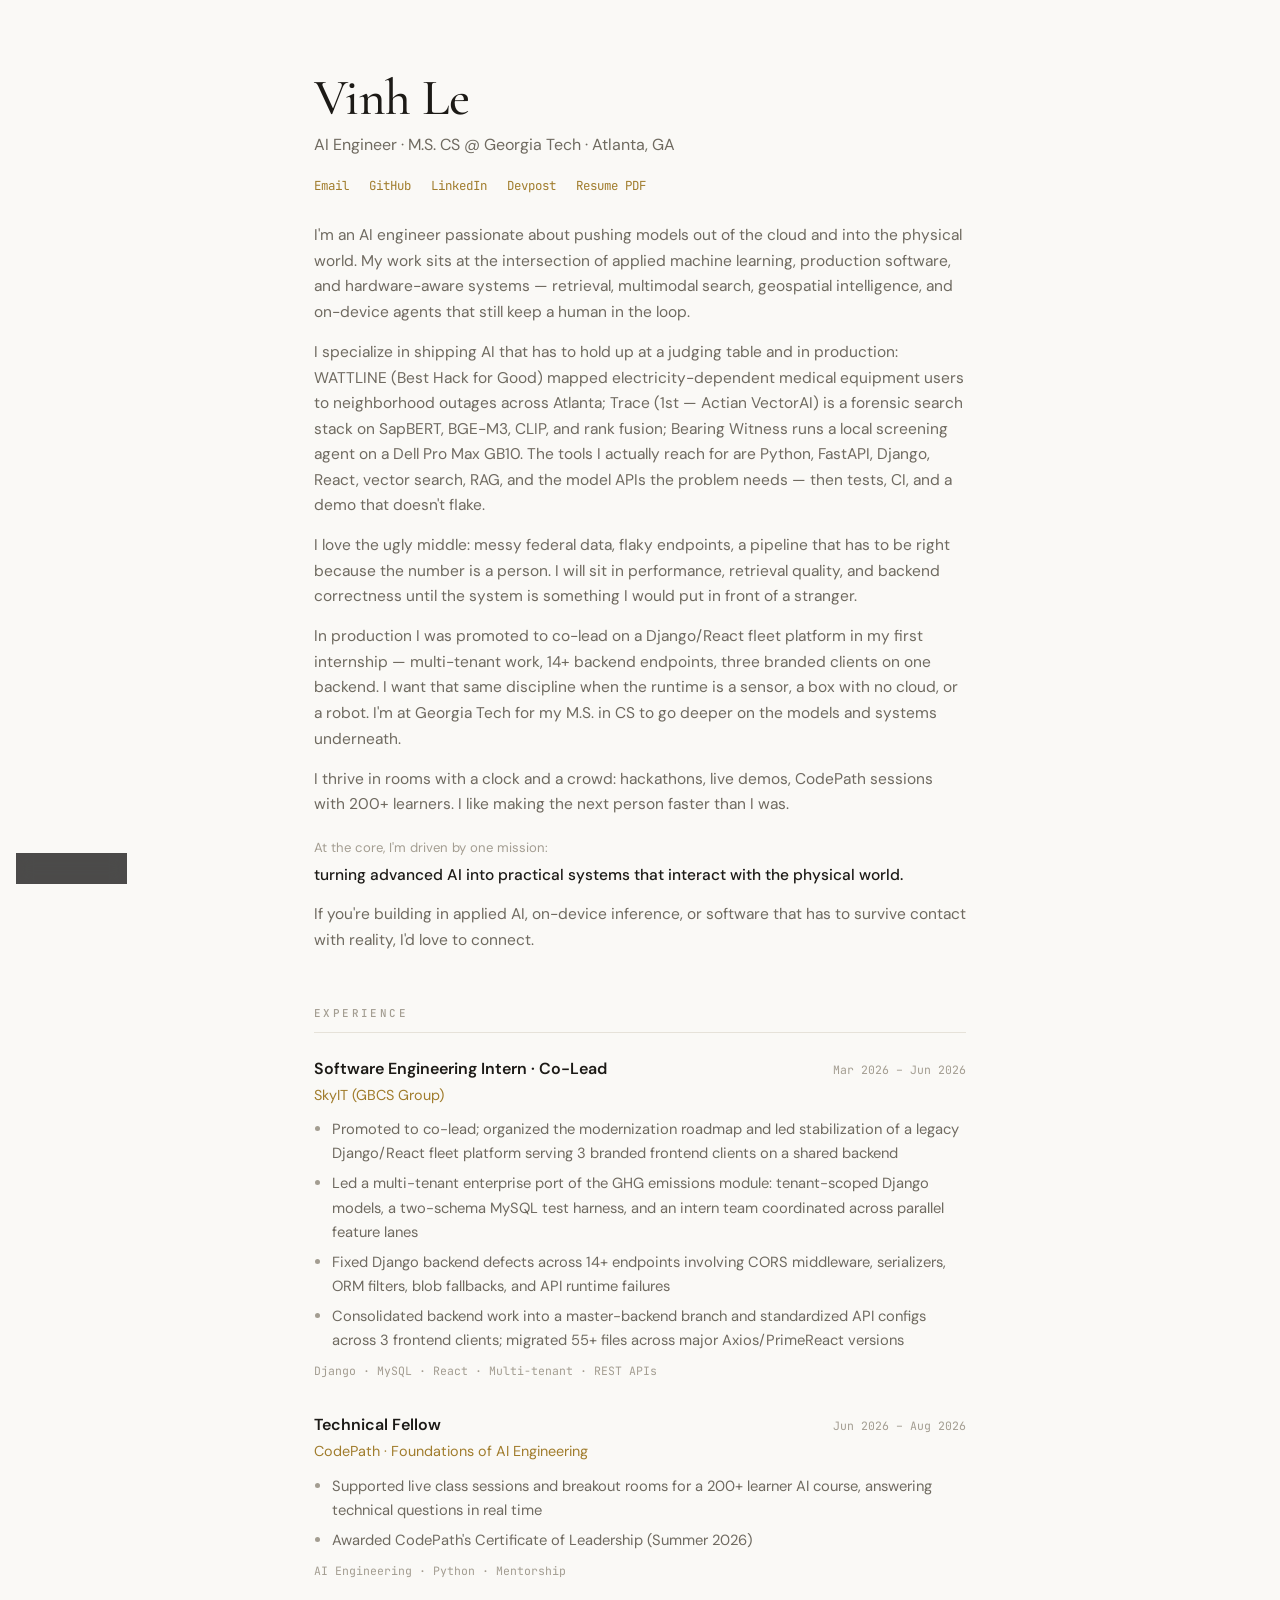
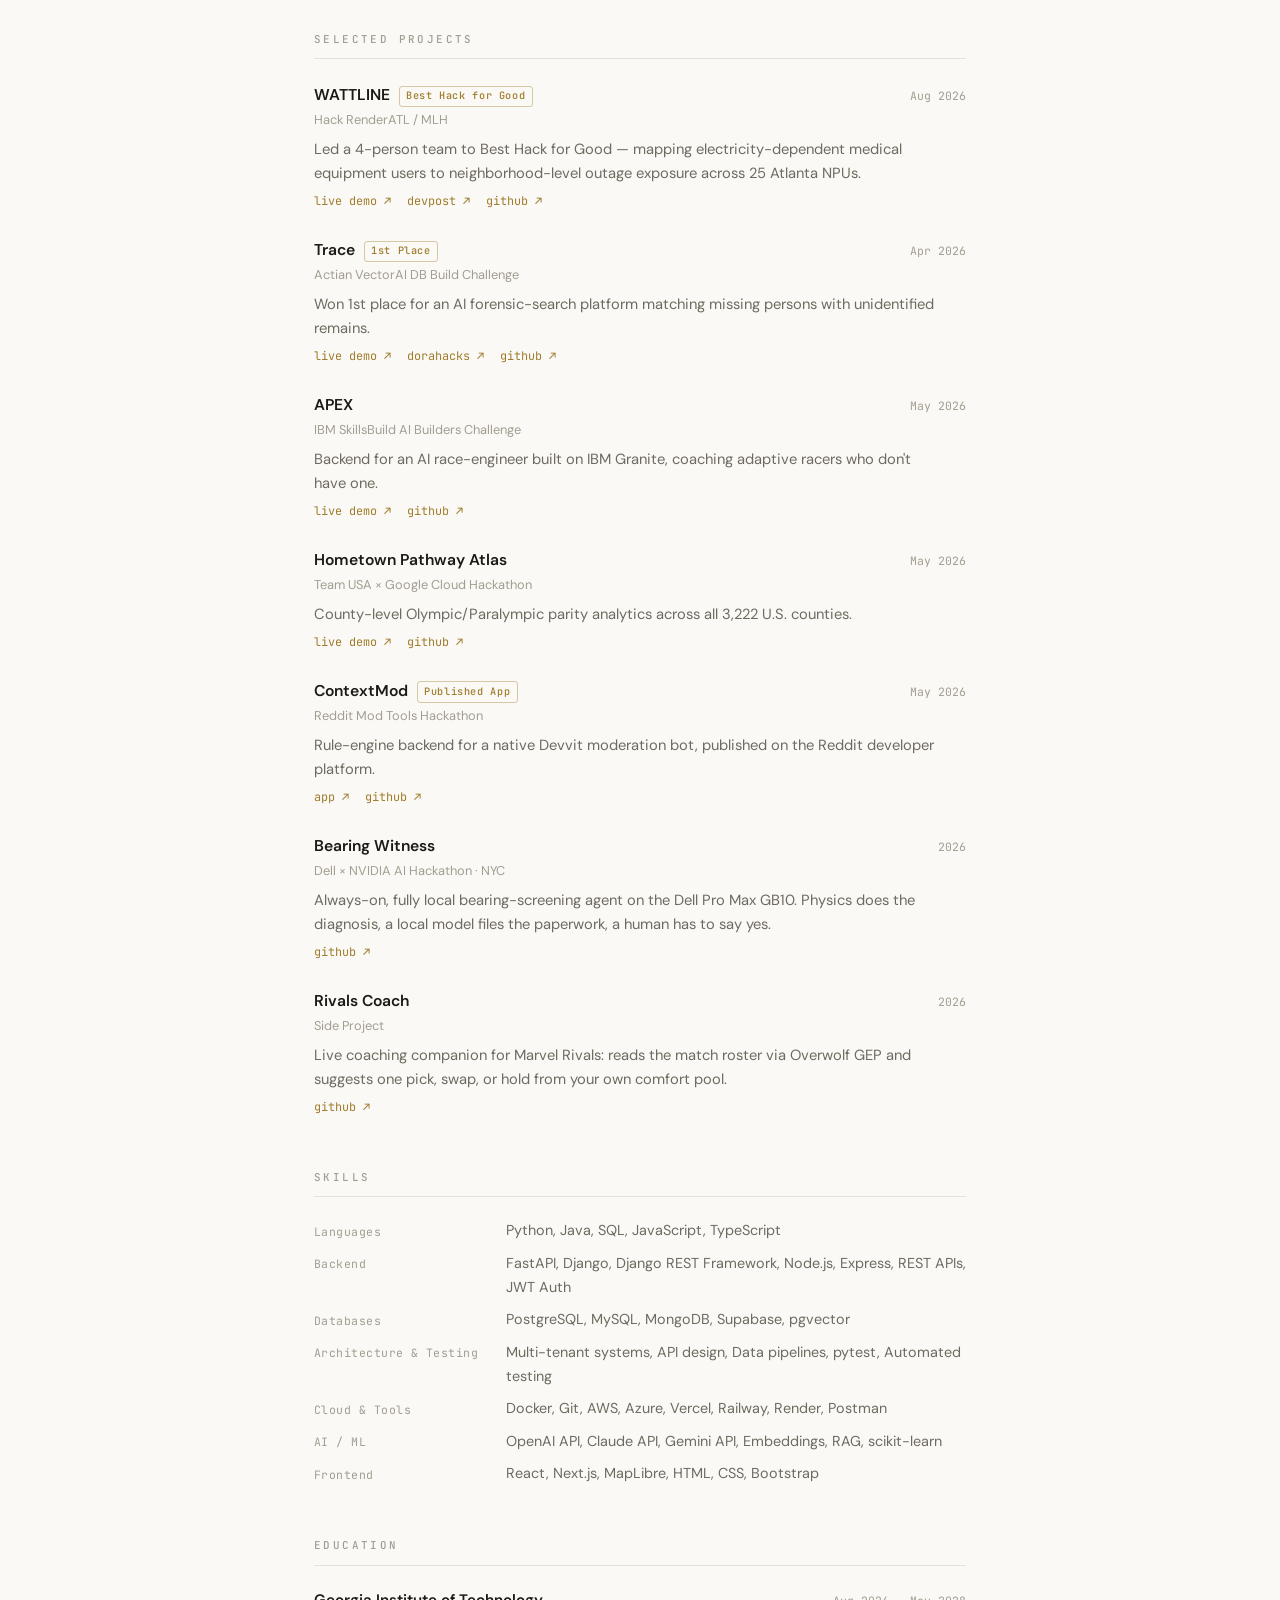
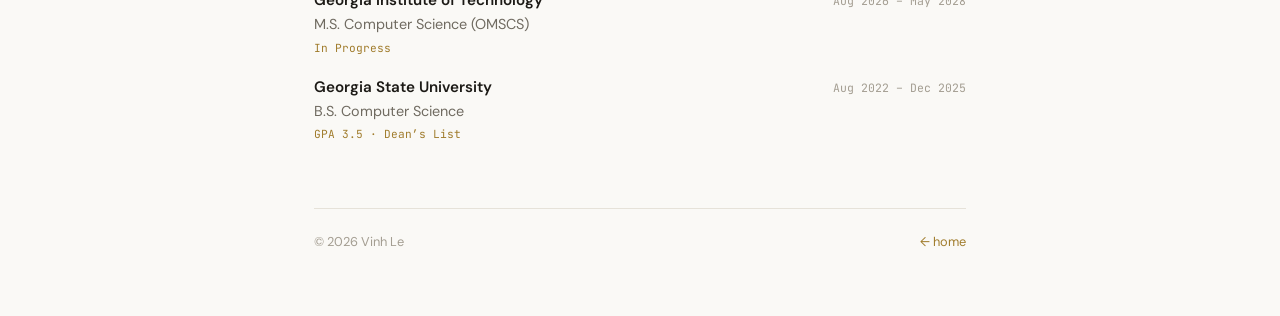
<file: classic.html>
<!DOCTYPE HTML>
<html lang="en">

<head>
  <title>Vinh Le — Software Engineer</title>
  <meta charset="utf-8" />
  <meta name="viewport" content="width=device-width, initial-scale=1" />
  <link rel="icon" type="image/jpeg" href="images/linkedinpfp.jpg" />
  <meta name="description"
    content="Vinh Le — AI engineer working across software and hardware: on-device agents, multi-vector retrieval, multi-tenant platforms, and tested REST APIs. M.S. CS at Georgia Tech OMSCS." />
  <meta property="og:title" content="Vinh Le — Software Engineer" />
  <meta property="og:description" content="AI Engineer | M.S. CS @ Georgia Tech | Real problems, shipped answers." />
  <meta property="og:image" content="images/linkedinpfp.jpg" />
  <meta property="og:type" content="website" />

  <link rel="preconnect" href="https://fonts.googleapis.com" />
  <link rel="preconnect" href="https://fonts.gstatic.com" crossorigin />
  <link href="https://fonts.googleapis.com/css2?family=Cormorant+Garamond:ital,wght@0,400;0,500;1,400&family=DM+Sans:wght@400;500;600&family=JetBrains+Mono:wght@400;500&display=swap" rel="stylesheet" />
  <link rel="stylesheet" href="shared/void.css" />

  <style>
    * { box-sizing: border-box; margin: 0; padding: 0; }

    :root {
      --paper: #faf9f6;
      --ink: #1c1a16;
      --muted: #6f6a60;
      --faint: #a39d91;
      --rule: #e6e2d9;
      --accent: #a07c2c;
    }

    body {
      background: var(--paper);
      color: var(--ink);
      font-family: 'DM Sans', sans-serif;
      font-size: 15.5px;
      line-height: 1.65;
      -webkit-font-smoothing: antialiased;
    }

    .page {
      max-width: 700px;
      margin: 0 auto;
      padding: clamp(3rem, 8vh, 5.5rem) 1.5rem 4rem;
    }

    a { color: inherit; }

    /* ── Header ── */
    .masthead h1 {
      font-family: 'Cormorant Garamond', serif;
      font-weight: 500;
      font-size: clamp(2.4rem, 6vw, 3.2rem);
      line-height: 1.05;
      letter-spacing: -0.01em;
    }
    .masthead .role {
      margin-top: 0.4rem;
      font-size: 1rem;
      color: var(--muted);
    }
    .masthead .links {
      margin-top: 1.1rem;
      display: flex; flex-wrap: wrap; gap: 0.4rem 1.25rem;
      font-family: 'JetBrains Mono', monospace;
      font-size: 0.78rem;
    }
    .masthead .links a {
      color: var(--accent);
      text-decoration: none;
      border-bottom: 1px solid transparent;
      transition: border-color 0.2s;
    }
    .masthead .links a:hover { border-bottom-color: var(--accent); }
    .summary {
      margin-top: 1.6rem;
      color: var(--muted);
      max-width: 68ch;
    }
    .summary p { margin-top: 0.9rem; }
    .summary p:first-child { margin-top: 0; }
    .summary .kicker {
      margin-top: 1.2rem;
      font-size: 0.82rem;
      color: var(--faint);
    }
    .summary .mission {
      margin-top: 0.25rem;
      color: var(--ink);
      font-weight: 500;
    }

    /* ── Sections ── */
    section { margin-top: 3.2rem; }
    .label {
      font-family: 'JetBrains Mono', monospace;
      font-size: 0.68rem;
      font-weight: 500;
      letter-spacing: 0.22em;
      text-transform: uppercase;
      color: var(--faint);
      padding-bottom: 0.6rem;
      border-bottom: 1px solid var(--rule);
      margin-bottom: 1.4rem;
    }

    /* ── Experience ── */
    .xp { margin-bottom: 2rem; }
    .xp:last-child { margin-bottom: 0; }
    .row {
      display: flex; align-items: baseline; justify-content: space-between;
      gap: 1rem; flex-wrap: wrap;
    }
    .row h3 { font-size: 1rem; font-weight: 600; }
    .row .dates {
      font-family: 'JetBrains Mono', monospace;
      font-size: 0.72rem; color: var(--faint); white-space: nowrap;
    }
    .org { color: var(--accent); font-size: 0.9rem; margin-top: 0.1rem; }
    .xp ul { margin-top: 0.6rem; padding-left: 1.1rem; }
    .xp li { margin-bottom: 0.35rem; color: var(--muted); font-size: 0.92rem; }
    .xp li::marker { color: var(--faint); }
    .tech {
      margin-top: 0.55rem;
      font-family: 'JetBrains Mono', monospace;
      font-size: 0.72rem; color: var(--faint);
    }

    /* ── Projects ── */
    .proj { margin-bottom: 1.6rem; }
    .proj:last-child { margin-bottom: 0; }
    .proj .row h3 { font-size: 0.98rem; }
    .award {
      display: inline-block;
      font-family: 'JetBrains Mono', monospace;
      font-size: 0.64rem; font-weight: 500;
      letter-spacing: 0.06em;
      color: var(--accent);
      border: 1px solid color-mix(in srgb, var(--accent) 40%, transparent);
      border-radius: 3px;
      padding: 0.08rem 0.4rem;
      margin-left: 0.55rem;
      vertical-align: 0.1em;
      white-space: nowrap;
    }
    .proj .event { font-size: 0.8rem; color: var(--faint); margin-top: 0.1rem; }
    .proj .desc { margin-top: 0.4rem; color: var(--muted); font-size: 0.92rem; max-width: 62ch; }
    .proj .out {
      margin-top: 0.4rem;
      display: flex; flex-wrap: wrap; gap: 1rem;
      font-family: 'JetBrains Mono', monospace;
      font-size: 0.74rem;
    }
    .proj .out a { color: var(--accent); text-decoration: none; }
    .proj .out a:hover { text-decoration: underline; }

    /* earlier one-liners */
    .earlier-item {
      display: flex; align-items: baseline; gap: 0.6rem;
      margin-bottom: 0.5rem; flex-wrap: wrap;
      font-size: 0.9rem;
    }
    .earlier-item b { font-weight: 600; }
    .earlier-item span { color: var(--muted); }
    .earlier-item a {
      font-family: 'JetBrains Mono', monospace;
      font-size: 0.72rem; color: var(--accent); text-decoration: none;
    }
    .earlier-item a:hover { text-decoration: underline; }

    /* ── Skills ── */
    .skill-row {
      display: grid;
      grid-template-columns: 172px 1fr;
      gap: 0.4rem 1.25rem;
      margin-bottom: 0.55rem;
      font-size: 0.9rem;
    }
    .skill-row dt {
      font-family: 'JetBrains Mono', monospace;
      font-size: 0.72rem; color: var(--faint);
      letter-spacing: 0.04em; padding-top: 0.15rem;
    }
    .skill-row dd { color: var(--muted); }
    @media (max-width: 540px) { .skill-row { grid-template-columns: 1fr; gap: 0.1rem; margin-bottom: 0.9rem; } }

    /* ── Education ── */
    .edu { margin-bottom: 1.1rem; }
    .edu .school { font-weight: 600; font-size: 0.95rem; }
    .edu .deg { color: var(--muted); font-size: 0.9rem; }
    .edu .note {
      font-family: 'JetBrains Mono', monospace;
      font-size: 0.7rem; color: var(--accent); margin-top: 0.1rem;
    }

    /* ── Footer ── */
    footer {
      margin-top: 4rem;
      padding-top: 1.4rem;
      border-top: 1px solid var(--rule);
      display: flex; justify-content: space-between; align-items: baseline;
      flex-wrap: wrap; gap: 0.5rem;
      font-size: 0.8rem; color: var(--faint);
    }
    footer a { color: var(--accent); text-decoration: none; }
    footer a:hover { text-decoration: underline; }

    @media print {
      body { font-size: 12px; }
      .page { padding: 0; max-width: none; }
      footer .hall-link { display: none; }
      .masthead .links a { border: none; }
      a { text-decoration: none !important; }
    }
  </style>
</head>

<body data-accent="#c9a84c" data-room="classic">
  <div class="page">
    <header class="masthead">
      <h1>Vinh Le</h1>
      <p class="role" id="m-role"></p>
      <nav class="links" id="m-links" aria-label="Contact links"></nav>
      <div class="summary" id="m-summary"></div>
    </header>

    <section aria-labelledby="s-xp">
      <h2 class="label" id="s-xp">Experience</h2>
      <div id="xp"></div>
    </section>

    <section aria-labelledby="s-proj">
      <h2 class="label" id="s-proj">Selected Projects</h2>
      <div id="projects"></div>
    </section>

    <section id="sec-earlier" aria-labelledby="s-earlier">
      <h2 class="label" id="s-earlier">Earlier Work</h2>
      <div id="earlier"></div>
    </section>

    <section aria-labelledby="s-skills">
      <h2 class="label" id="s-skills">Skills</h2>
      <dl id="skills"></dl>
    </section>

    <section aria-labelledby="s-edu">
      <h2 class="label" id="s-edu">Education</h2>
      <div id="edu"></div>
    </section>

    <footer>
      <span>&#169; 2026 Vinh Le</span>
      <a class="hall-link" href="index.html">&#8592; home</a>
    </footer>
  </div>

  <noscript>
    <div style="max-width:700px;margin:0 auto;padding:1rem 1.5rem;">
      Vinh Le — AI engineer, M.S. CS student at Georgia Tech.
      <a href="mailto:vinhhle24@gmail.com">vinhhle24@gmail.com</a> ·
      <a href="https://github.com/vinhbin">github.com/vinhbin</a> ·
      <a href="https://www.linkedin.com/in/vinh-thaile/">LinkedIn</a>
    </div>
  </noscript>

  <script src="shared/data.js?v=20260830"></script>
  <script>
    (function () {
      var V = window.VINH;
      if (!V) return;

      function el(tag, cls, html) {
        var e = document.createElement(tag);
        if (cls) e.className = cls;
        if (html !== undefined) e.innerHTML = html;
        return e;
      }
      function esc(s) {
        return String(s).replace(/&/g, '&amp;').replace(/</g, '&lt;').replace(/>/g, '&gt;');
      }

      document.getElementById('m-role').textContent = V.role + ' · ' + V.location;
      var sum = document.getElementById('m-summary');
      (V.about || []).forEach(function (para) {
        var p = el('p');
        p.textContent = para;
        if (/^At the core/i.test(para)) p.className = 'kicker';
        else if (/^turning /i.test(para)) p.className = 'mission';
        sum.appendChild(p);
      });

      var links = [
        ['Email', 'mailto:' + V.email],
        ['GitHub', V.links.github],
        ['LinkedIn', V.links.linkedin],
        ['Devpost', V.links.devpost],
        ['Resume PDF', V.links.resume]
      ];
      var nav = document.getElementById('m-links');
      links.forEach(function (l) {
        var a = el('a', null, esc(l[0]));
        a.href = l[1];
        if (l[1].indexOf('http') === 0) { a.target = '_blank'; a.rel = 'noopener noreferrer'; }
        nav.appendChild(a);
      });

      /* experience */
      var xp = document.getElementById('xp');
      V.experience.forEach(function (job) {
        var d = el('div', 'xp');
        d.appendChild(el('div', 'row',
          '<h3>' + esc(job.title) + '</h3><span class="dates">' + esc(job.dates) + '</span>'));
        d.appendChild(el('p', 'org', esc(job.org)));
        var ul = el('ul');
        job.bullets.forEach(function (b) { ul.appendChild(el('li', null, esc(b))); });
        d.appendChild(ul);
        d.appendChild(el('p', 'tech', esc(job.tech.join(' · '))));
        xp.appendChild(d);
      });

      /* projects */
      var linkLabels = { demo: 'live demo', github: 'github', devpost: 'devpost', dorahacks: 'dorahacks', app: 'app' };
      var pr = document.getElementById('projects');
      V.projects.forEach(function (p) {
        var d = el('div', 'proj');
        var award = p.award ? '<span class="award">' + esc(p.award) + '</span>' : '';
        d.appendChild(el('div', 'row',
          '<h3>' + esc(p.name) + award + '</h3><span class="dates">' + esc(p.date) + '</span>'));
        d.appendChild(el('p', 'event', esc(p.event)));
        d.appendChild(el('p', 'desc', esc(p.desc)));
        var out = el('div', 'out');
        Object.keys(p.links || {}).forEach(function (k) {
          var a = el('a', null, esc(linkLabels[k] || k) + ' &#8599;');
          a.href = p.links[k];
          a.target = '_blank'; a.rel = 'noopener noreferrer';
          out.appendChild(a);
        });
        d.appendChild(out);
        pr.appendChild(d);
      });

      /* earlier */
      if (!V.earlier || !V.earlier.length) {
        var earlierSec = document.getElementById('sec-earlier');
        if (earlierSec) earlierSec.hidden = true;
      } else {
        var er = document.getElementById('earlier');
        V.earlier.forEach(function (p) {
          var d = el('div', 'earlier-item');
          d.appendChild(el('b', null, esc(p.name)));
          d.appendChild(el('span', null, esc(p.desc)));
          var k = Object.keys(p.links || {})[0];
          if (k) {
            var a = el('a', null, esc(linkLabels[k] || k) + ' &#8599;');
            a.href = p.links[k];
            a.target = '_blank'; a.rel = 'noopener noreferrer';
            d.appendChild(a);
          }
          er.appendChild(d);
        });
      }

      /* skills */
      var sk = document.getElementById('skills');
      Object.keys(V.skills).forEach(function (cat) {
        var row = el('div', 'skill-row');
        row.appendChild(el('dt', null, esc(cat)));
        row.appendChild(el('dd', null, esc(V.skills[cat].join(', '))));
        sk.appendChild(row);
      });

      /* education */
      var ed = document.getElementById('edu');
      V.education.forEach(function (e) {
        var d = el('div', 'edu');
        d.appendChild(el('div', 'row',
          '<span class="school">' + esc(e.school) + '</span><span class="dates">' + esc(e.dates) + '</span>'));
        d.appendChild(el('p', 'deg', esc(e.degree)));
        d.appendChild(el('p', 'note', esc(e.note)));
        ed.appendChild(d);
      });
    })();
  </script>
  <script src="shared/void.js" defer></script>
</body>
</html>
</file>
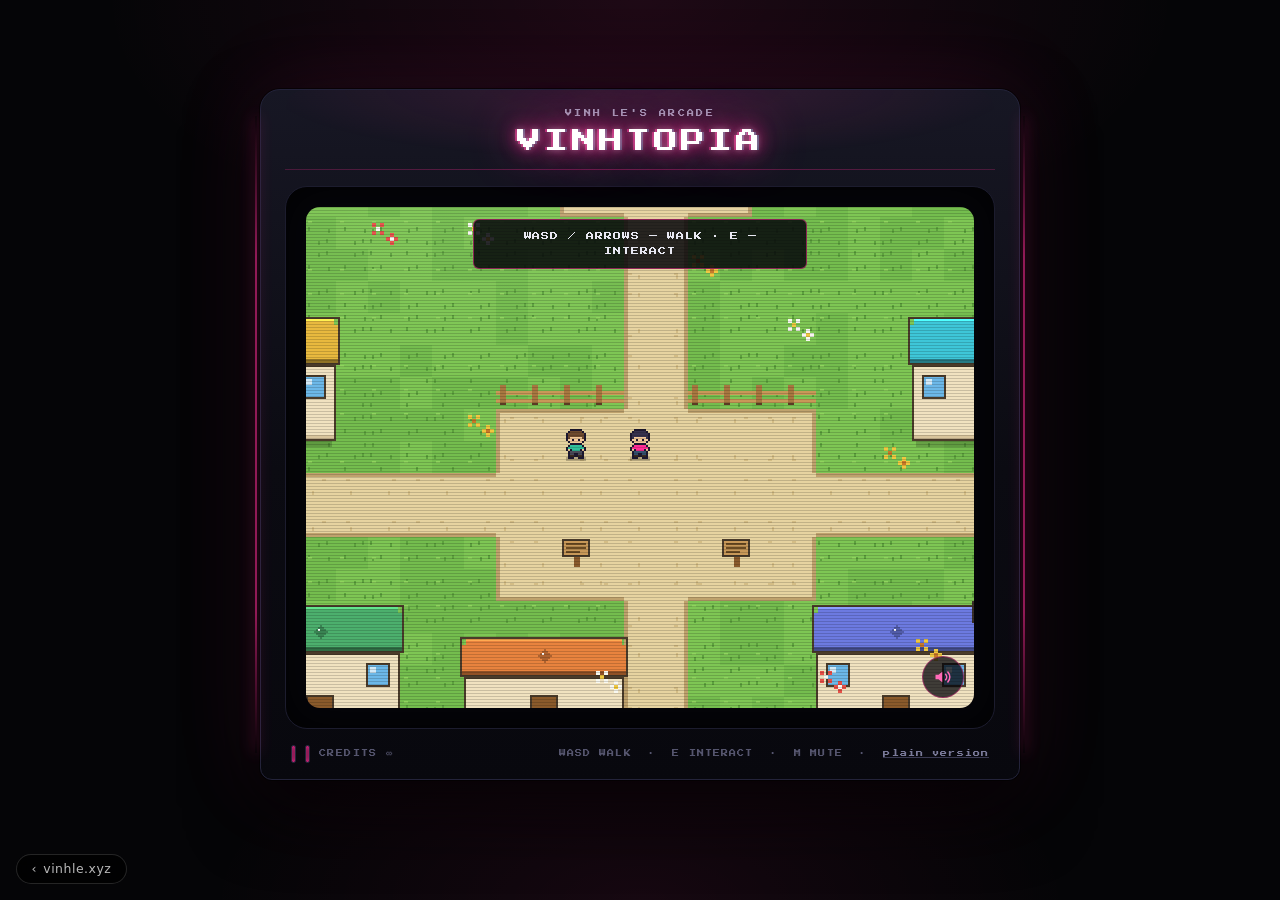
<file: game.html>
<!DOCTYPE html>
<html lang="en">
<head>
  <meta charset="utf-8" />
  <meta name="viewport" content="width=device-width, initial-scale=1, viewport-fit=cover" />
  <title>Vinh Le — The Arcade</title>
  <meta name="description" content="Vinhtopia — a pixel-town portfolio. Explore Vinh Le's projects as buildings, visit the library and skill dojo, and play Outage Runner in the arcade." />
  <link rel="icon" type="image/jpeg" href="images/linkedinpfp.jpg" />
  <link rel="preconnect" href="https://fonts.googleapis.com" />
  <link rel="preconnect" href="https://fonts.gstatic.com" crossorigin />
  <link href="https://fonts.googleapis.com/css2?family=Press+Start+2P&family=DM+Sans:wght@400;500;700&display=swap" rel="stylesheet" />
  <link rel="stylesheet" href="shared/void.css" />
  <style>
    :root {
      --mag: #ff2d95;
      --mag-soft: #ff6ab8;
      --cyan: #41f0ff;
      --amber: #ffb14d;
      --warm: #ffd27a;
      --hot: #ff4757;
      --void: #050507;
      --cab: #10101a;
      --cab-dark: #0b0b12;
      --line: #23233a;
      --ink: #e8e8f2;
      --dim: #9f9fb8;
      --px: 'Press Start 2P', monospace;
      --body: 'DM Sans', system-ui, sans-serif;
    }

    * { margin: 0; padding: 0; box-sizing: border-box; }
    [hidden] { display: none !important; }

    html, body { height: 100%; }
    body {
      background:
        radial-gradient(60% 42% at 50% 0%, rgba(255, 45, 149, 0.10), transparent 70%),
        radial-gradient(48% 30% at 50% 100%, rgba(255, 45, 149, 0.07), transparent 70%),
        var(--void);
      color: var(--ink);
      font-family: var(--body);
      display: grid;
      place-items: center;
      min-height: 100dvh;
      padding: 2.5rem 1rem 4.5rem;
      overflow-x: hidden;
      overscroll-behavior: none;
    }

    .sr {
      position: absolute; width: 1px; height: 1px;
      overflow: hidden; clip: rect(0 0 0 0); white-space: nowrap;
    }

    /* ---------- Cabinet ---------- */
    .cabinet {
      position: relative;
      width: min(94vw, 760px);
      background: linear-gradient(180deg, #171724, var(--cab-dark) 55%, #08080e);
      border: 1px solid var(--line);
      border-radius: 20px 20px 12px 12px;
      padding: 0 clamp(12px, 2.4vw, 24px) 16px;
      box-shadow:
        0 0 0 1px rgba(0, 0, 0, 0.6),
        0 30px 70px rgba(0, 0, 0, 0.75),
        0 0 90px rgba(255, 45, 149, 0.12);
    }
    .cabinet::before, .cabinet::after {
      content: '';
      position: absolute; top: 26px; bottom: 26px; width: 2px;
      background: linear-gradient(180deg, transparent, var(--mag) 22%, var(--mag) 78%, transparent);
      opacity: 0.55;
      filter: blur(0.5px);
      box-shadow: 0 0 14px var(--mag);
      pointer-events: none;
    }
    .cabinet::before { left: -6px; }
    .cabinet::after { right: -6px; }

    .marquee {
      text-align: center;
      padding: 20px 8px 16px;
      border-bottom: 1px solid rgba(255, 45, 149, 0.22);
      background: radial-gradient(70% 120% at 50% 0%, rgba(255, 45, 149, 0.14), transparent 75%);
      border-radius: 20px 20px 0 0;
    }
    .marquee .eyebrow {
      display: block;
      font-family: var(--px);
      font-size: 7px;
      letter-spacing: 0.34em;
      color: var(--dim);
      margin-bottom: 12px;
    }
    .marquee h1 {
      font-family: var(--px);
      font-weight: 400;
      font-size: clamp(15px, 3.6vw, 24px);
      letter-spacing: 0.14em;
      color: #fff;
      text-shadow:
        0 0 6px rgba(255, 255, 255, 0.35),
        0 0 18px var(--mag),
        0 0 46px var(--mag),
        2px 0 0 rgba(65, 240, 255, 0.35),
        -2px 0 0 rgba(255, 45, 149, 0.5);
      animation: marquee-flicker 5.5s infinite;
    }
    @keyframes marquee-flicker {
      0%, 89%, 92%, 96%, 100% { opacity: 1; }
      90% { opacity: 0.55; }
      94% { opacity: 0.75; }
    }

    .bezel {
      margin-top: 16px;
      background: #05050a;
      border: 1px solid #1c1c2e;
      border-radius: 22px;
      padding: clamp(10px, 2.4vw, 20px);
      box-shadow: inset 0 0 44px rgba(0, 0, 0, 0.9);
    }

    .screen {
      position: relative;
      aspect-ratio: 4 / 3;
      border-radius: 14px;
      overflow: hidden;
      background: #030309;
      touch-action: none;
      outline: none;
      box-shadow:
        inset 0 0 70px rgba(0, 0, 0, 0.85),
        inset 0 0 10px rgba(255, 45, 149, 0.12);
    }
    .screen canvas {
      position: absolute; inset: 0;
      width: 100%; height: 100%;
      display: block;
      image-rendering: pixelated;
    }
    .scanlines {
      position: absolute; inset: 0; z-index: 20; pointer-events: none;
      background: repeating-linear-gradient(
        to bottom,
        rgba(0, 0, 0, 0.16) 0 1px,
        transparent 1px 3px
      );
      mix-blend-mode: multiply;
    }
    .glass {
      position: absolute; inset: 0; z-index: 21; pointer-events: none;
      background:
        radial-gradient(90% 60% at 30% 0%, rgba(255, 255, 255, 0.05), transparent 55%),
        radial-gradient(130% 130% at 50% 50%, transparent 62%, rgba(0, 0, 0, 0.45) 100%);
    }

    /* ---------- Town UI ---------- */
    .toast {
      position: absolute; top: 12px; left: 50%; transform: translateX(-50%);
      z-index: 40; pointer-events: none;
      font-family: var(--px); font-size: 8px; letter-spacing: 0.12em; line-height: 1.9;
      text-align: center; color: var(--ink);
      background: rgba(5, 5, 10, 0.85);
      border: 1px solid rgba(255, 45, 149, 0.5);
      border-radius: 6px;
      padding: 9px 12px;
      transition: opacity 1s ease;
    }
    .toast.fade { opacity: 0; }

    .int-hint {
      position: absolute; bottom: 14px; left: 50%; transform: translateX(-50%);
      z-index: 35; pointer-events: none; white-space: nowrap;
      font-family: var(--px); font-size: 8px; letter-spacing: 0.1em;
      color: #fff;
      background: rgba(5, 5, 10, 0.85);
      border: 1px solid rgba(255, 45, 149, 0.6);
      border-radius: 6px;
      padding: 8px 11px;
    }

    .abtn {
      position: absolute; right: 12px; bottom: 64px; z-index: 45;
      width: 56px; height: 56px; border-radius: 50%;
      font-family: var(--px); font-size: 14px; color: #fff;
      background: rgba(255, 45, 149, 0.22);
      border: 2px solid var(--mag);
      box-shadow: 0 0 14px rgba(255, 45, 149, 0.4);
      cursor: pointer;
    }
    .abtn:active { background: var(--mag); color: var(--void); }

    /* ---------- Dialog (GBA text box) ---------- */
    .dialogwrap {
      position: absolute; inset: 0; z-index: 50;
      display: flex; align-items: flex-end; justify-content: center;
      padding: 10px;
      background: rgba(3, 3, 8, 0.25);
    }
    .dlg-box {
      width: min(100%, 540px);
      max-height: 84%;
      overflow-y: auto;
      background: #f8f2e0;
      color: #2a2438;
      border: 3px solid #2a2438;
      border-radius: 10px;
      box-shadow:
        inset 0 0 0 2px #fffbe8,
        inset 0 0 0 4px #d8c8a8,
        0 10px 30px rgba(0, 0, 0, 0.55);
      padding: 14px 16px 12px;
      font-family: var(--body);
      outline: none;
    }
    .dlg-title {
      font-family: var(--px); font-weight: 400; font-size: 10px;
      letter-spacing: 0.14em; text-transform: uppercase;
      color: #b81f6d; margin-bottom: 8px;
    }
    .dlg-badge {
      display: inline-block;
      font-family: var(--px); font-size: 7px; letter-spacing: 0.08em; line-height: 1.7;
      background: #ffedc4; border: 2px solid #2a2438; color: #7a4f12;
      padding: 3px 7px; margin-bottom: 8px;
    }
    .dlg-text { font-size: 14.5px; line-height: 1.6; min-height: 24px; }
    .dlg-extra ul { margin: 10px 0 0 18px; font-size: 13px; line-height: 1.55; }
    .dlg-chips { display: flex; flex-wrap: wrap; gap: 6px; margin-top: 10px; }
    .chip {
      font-family: var(--px); font-size: 7px; line-height: 1.6;
      padding: 4px 6px; border: 2px solid #2a2438;
      background: #e4f0d4; color: #2a2438;
    }
    .dlg-links { display: flex; flex-wrap: wrap; gap: 8px; margin-top: 12px; }
    .dlg-links a {
      font-family: var(--px); font-size: 8px; letter-spacing: 0.08em;
      color: #f8f2e0; background: #2a2438; border: 2px solid #2a2438;
      padding: 9px 11px; text-decoration: none;
    }
    .dlg-links a:hover, .dlg-links a:focus-visible { background: #b81f6d; }
    .dlg-links a:focus-visible { outline: 2px dashed #b81f6d; outline-offset: 2px; }
    .dlg-actions { margin-top: 12px; display: flex; gap: 8px; flex-wrap: wrap; }
    .dlg-act {
      font-family: var(--px); font-size: 9px; letter-spacing: 0.1em;
      background: #ffd27a; color: #2a2438; border: 2px solid #2a2438;
      padding: 12px 16px; cursor: pointer;
    }
    .dlg-act:hover, .dlg-act:focus-visible { background: #b81f6d; color: #fff; }
    .dlg-foot { display: flex; justify-content: space-between; align-items: center; margin-top: 12px; }
    .dlg-caret {
      width: 0; height: 0;
      border-left: 6px solid transparent; border-right: 6px solid transparent;
      border-top: 8px solid #2a2438;
      animation: caret-bob 0.7s steps(2, start) infinite;
    }
    @keyframes caret-bob { 0% { transform: translateY(0); } 100% { transform: translateY(3px); } }
    .dlg-close {
      font-family: var(--px); font-size: 8px; letter-spacing: 0.08em;
      background: none; border: 2px solid #2a2438; color: #2a2438;
      padding: 8px 10px; cursor: pointer;
    }
    .dlg-close:hover, .dlg-close:focus-visible { background: #2a2438; color: #f8f2e0; }

    /* ---------- Arcade HUD ---------- */
    .hud {
      position: absolute; z-index: 30; pointer-events: none;
      top: 0; left: 0; right: 0;
      display: flex; align-items: flex-start; justify-content: space-between;
      padding: 12px 14px;
      font-family: var(--px);
      font-size: 10px;
      color: var(--ink);
      text-shadow: 0 0 8px rgba(255, 45, 149, 0.6);
    }
    .hud .label { color: var(--dim); font-size: 7px; letter-spacing: 0.2em; display: block; margin-bottom: 5px; }
    .hud-time { text-align: center; }
    #time { font-size: 13px; }
    #time.low { color: var(--hot); animation: time-pulse 0.5s steps(2, start) infinite; }
    @keyframes time-pulse { 0% { opacity: 1; } 100% { opacity: 0.45; } }
    .hud-right { text-align: right; }
    #hearts { display: flex; gap: 5px; justify-content: flex-end; }
    #hearts svg { display: block; filter: drop-shadow(0 0 5px rgba(255, 71, 87, 0.7)); }
    #hearts svg.lost { filter: none; }
    #hearts svg.lost path { fill: #262637; }

    .mute-btn {
      position: absolute; z-index: 60;
      right: 10px; bottom: 10px;
      width: 42px; height: 42px;
      display: grid; place-items: center;
      background: rgba(5, 5, 10, 0.75);
      color: var(--mag-soft);
      border: 1px solid rgba(255, 45, 149, 0.45);
      border-radius: 50%;
      cursor: pointer;
      transition: box-shadow 0.2s ease, color 0.2s ease;
    }
    .mute-btn:hover, .mute-btn:focus-visible { box-shadow: 0 0 16px rgba(255, 45, 149, 0.5); color: #fff; }
    .mute-btn:focus-visible { outline: 2px solid var(--mag); outline-offset: 2px; }

    /* ---------- Arcade overlays ---------- */
    .overlay {
      position: absolute; inset: 0; z-index: 50;
      display: flex; flex-direction: column;
      align-items: center; justify-content: center;
      gap: 16px;
      text-align: center;
      padding: 26px 20px;
      background: rgba(3, 3, 8, 0.82);
      backdrop-filter: blur(2px);
      -webkit-backdrop-filter: blur(2px);
      overflow-y: auto;
    }
    .overlay .tiny {
      font-family: var(--px); font-size: 7px;
      letter-spacing: 0.3em; color: var(--dim);
    }
    .game-title {
      font-family: var(--px); font-weight: 400;
      font-size: clamp(24px, 6.2vw, 42px);
      line-height: 1.35;
      letter-spacing: 0.1em;
      color: #fff;
      text-shadow:
        0 0 8px rgba(255, 255, 255, 0.3),
        0 0 22px var(--mag),
        0 0 52px var(--mag),
        3px 0 0 rgba(65, 240, 255, 0.45),
        -3px 0 0 rgba(255, 45, 149, 0.55);
    }
    .story {
      font-size: 14px; color: #c9c9dc; max-width: 40ch; line-height: 1.55;
    }
    .story b { color: var(--warm); font-weight: 700; }
    .hi-line { font-family: var(--px); font-size: 9px; color: var(--dim); letter-spacing: 0.12em; }
    .hi-line span { color: var(--warm); }

    .px-btn {
      font-family: var(--px); font-size: 11px;
      letter-spacing: 0.12em;
      color: #fff;
      background: rgba(255, 45, 149, 0.08);
      border: 2px solid var(--mag);
      padding: 15px 26px;
      cursor: pointer;
      text-decoration: none;
      display: inline-block;
      box-shadow: 0 0 18px rgba(255, 45, 149, 0.3), inset 0 0 10px rgba(255, 45, 149, 0.12);
      transition: background 0.15s ease, color 0.15s ease, box-shadow 0.15s ease;
    }
    .px-btn:hover, .px-btn:focus-visible {
      background: var(--mag); color: var(--void);
      box-shadow: 0 0 30px rgba(255, 45, 149, 0.7);
    }
    .px-btn:focus-visible { outline: 2px dashed #fff; outline-offset: 3px; }
    .px-btn.small { font-size: 8px; padding: 10px 14px; opacity: 0.85; }
    .blink { animation: blink 1.15s steps(2, start) infinite; }
    @keyframes blink { 0% { opacity: 1; } 100% { opacity: 0.25; } }

    .credit-line {
      font-family: var(--px); font-size: 7.5px; line-height: 1.9;
      color: var(--dim); letter-spacing: 0.1em; max-width: 46ch;
    }
    .credit-line a { color: var(--amber); text-decoration: none; border-bottom: 1px solid rgba(255, 177, 77, 0.5); }
    .credit-line a:hover, .credit-line a:focus-visible { color: var(--warm); border-bottom-color: var(--warm); }
    .hint-line { font-family: var(--px); font-size: 7.5px; color: #6a6a85; letter-spacing: 0.14em; line-height: 1.9; }

    #final-score { font-family: var(--px); font-size: clamp(22px, 5vw, 34px); color: #fff; text-shadow: 0 0 20px var(--mag); }
    .over-stats { font-family: var(--px); font-size: 8.5px; color: var(--dim); line-height: 2.1; letter-spacing: 0.1em; }
    .over-stats .warm { color: var(--warm); }
    #new-hi { font-family: var(--px); font-size: 10px; color: var(--amber); text-shadow: 0 0 14px rgba(255, 177, 77, 0.8); letter-spacing: 0.14em; }

    .wattline-panel {
      width: min(100%, 430px);
      border: 1px solid rgba(255, 177, 77, 0.45);
      background: rgba(20, 14, 6, 0.55);
      box-shadow: 0 0 26px rgba(255, 177, 77, 0.12), inset 0 0 20px rgba(0, 0, 0, 0.4);
      padding: 18px 18px 20px;
      display: flex; flex-direction: column; align-items: center; gap: 10px;
    }
    .wattline-panel .see-real {
      font-family: var(--px); font-size: 8px; letter-spacing: 0.26em; color: var(--amber);
    }
    .wattline-panel h3 {
      font-family: var(--px); font-weight: 400; font-size: 16px; color: #fff;
      text-shadow: 0 0 14px rgba(255, 210, 122, 0.6); letter-spacing: 0.12em;
    }
    .award-badge {
      font-family: var(--px); font-size: 7px; letter-spacing: 0.12em; line-height: 1.8;
      color: var(--warm);
      border: 1px solid rgba(255, 210, 122, 0.5);
      background: rgba(255, 177, 77, 0.1);
      padding: 6px 10px;
    }
    .wattline-panel p { font-size: 13px; line-height: 1.55; color: #cfcfdf; max-width: 42ch; }
    .wattline-links { display: flex; flex-wrap: wrap; gap: 10px; justify-content: center; margin-top: 4px; }
    .wattline-links a {
      font-family: var(--px); font-size: 8px; letter-spacing: 0.1em;
      color: var(--warm); text-decoration: none;
      border: 1px solid rgba(255, 177, 77, 0.6);
      padding: 10px 13px;
      transition: background 0.15s ease, color 0.15s ease;
    }
    .wattline-links a:hover, .wattline-links a:focus-visible { background: var(--amber); color: var(--void); }
    .wattline-links a:focus-visible { outline: 2px dashed var(--warm); outline-offset: 2px; }

    /* ---------- Deck ---------- */
    .deck {
      margin-top: 16px;
      display: flex; align-items: center; justify-content: space-between; gap: 14px;
      padding: 0 6px;
    }
    .coin-slot {
      display: flex; align-items: center; gap: 9px;
      font-family: var(--px); font-size: 7px; letter-spacing: 0.2em; color: #55556e;
    }
    .coin-slot i {
      display: block; width: 5px; height: 18px; border-radius: 2px;
      background: #08080e; border: 1px solid #26263c;
      box-shadow: inset 0 0 5px var(--mag);
    }
    .deck-hints { font-family: var(--px); font-size: 7px; letter-spacing: 0.16em; color: #55556e; text-align: right; line-height: 2; }
    .deck-hints a { color: #7a7a99; text-decoration: none; border-bottom: 1px solid #3a3a52; }
    .deck-hints a:hover, .deck-hints a:focus-visible { color: var(--warm); border-bottom-color: var(--warm); }

    /* ---------- Mobile: full-bleed screen ---------- */
    @media (max-width: 760px) {
      body { padding: 0; display: block; }
      .cabinet {
        position: fixed; inset: 0; width: auto;
        border-radius: 0; border: none; padding: 0;
        display: flex; flex-direction: column;
      }
      .cabinet::before, .cabinet::after { display: none; }
      .marquee {
        border-radius: 0;
        padding: calc(10px + env(safe-area-inset-top)) 6px 10px;
      }
      .marquee .eyebrow { margin-bottom: 7px; }
      .marquee h1 { font-size: 14px; }
      .bezel { flex: 1; margin-top: 0; border-radius: 0; border: none; padding: 0; display: flex; min-height: 0; }
      .screen { flex: 1; aspect-ratio: auto; border-radius: 0; }
      .deck { display: none; }
      .mute-btn { bottom: calc(12px + env(safe-area-inset-bottom)); }
      .abtn { bottom: calc(66px + env(safe-area-inset-bottom)); }
      .overlay { padding-bottom: 72px; }
      .dialogwrap { padding-bottom: calc(58px + env(safe-area-inset-bottom)); }
    }

    @media (prefers-reduced-motion: reduce) {
      .marquee h1 { animation: none; }
      .blink { animation: none; }
      #time.low { animation: none; }
      .dlg-caret { animation: none; }
      * { transition: none !important; }
    }
  </style>
</head>
<body data-accent="#ff2d95" data-room="game">

  <main class="cabinet" aria-label="Vinhtopia pixel town">
    <header class="marquee">
      <span class="eyebrow">VINH LE'S ARCADE</span>
      <h1>VINHTOPIA</h1>
    </header>

    <div class="bezel">
      <div class="screen" id="screen" tabindex="-1">
        <canvas id="game" role="img" aria-label="Vinhtopia: a pixel-art town. Walk with arrow keys or WASD and press E to enter buildings holding Vinh's projects, education, and skills. One building contains the playable Outage Runner arcade game.">
          <p>Your browser can't run the canvas town. Everything here also lives in the classic view.</p>
          <p><a href="classic.html">Open the classic portfolio</a> · <a href="https://devpost.com/software/wattline">See WATTLINE on Devpost</a></p>
        </canvas>
        <div class="scanlines" aria-hidden="true"></div>
        <div class="glass" aria-hidden="true"></div>

        <!-- Town UI -->
        <p class="toast" id="toast" role="status"></p>
        <p class="int-hint" id="int-hint" hidden aria-hidden="true"></p>
        <button class="abtn" id="abtn" type="button" hidden aria-label="Interact">A</button>

        <!-- Dialog -->
        <section class="dialogwrap" id="dialog" role="dialog" aria-modal="true" aria-labelledby="dlg-title" hidden>
          <div class="dlg-box" id="dlg-box" tabindex="-1">
            <h3 class="dlg-title" id="dlg-title"></h3>
            <div><span class="dlg-badge" id="dlg-badge" hidden></span></div>
            <p class="dlg-text" id="dlg-text"></p>
            <div class="dlg-extra" id="dlg-extra" hidden>
              <ul id="dlg-bullets" hidden></ul>
              <div class="dlg-chips" id="dlg-chips" hidden></div>
              <div class="dlg-links" id="dlg-links" hidden></div>
              <div class="dlg-actions" id="dlg-actions" hidden></div>
            </div>
            <div class="dlg-foot">
              <span class="dlg-caret" id="dlg-caret" aria-hidden="true"></span>
              <button class="dlg-close" id="dlg-close" type="button">CLOSE</button>
            </div>
          </div>
        </section>

        <!-- Arcade HUD -->
        <div class="hud" id="hud" hidden>
          <div class="hud-score">
            <span class="label">SCORE</span>
            <span id="score">000000</span>
          </div>
          <div class="hud-time">
            <span class="label">TIME</span>
            <span id="time">1:00</span>
          </div>
          <div class="hud-right">
            <span class="label">GRID</span>
            <div id="hearts" aria-label="Lives remaining"></div>
          </div>
        </div>

        <!-- Arcade attract -->
        <section class="overlay" id="attract" hidden aria-label="Outage Runner title screen">
          <span class="tiny">A STORM HIT ATLANTA</span>
          <h2 class="game-title">OUTAGE<br />RUNNER</h2>
          <p class="story">The grid is down. Homes running <b>medical equipment</b> are on backup power. You are the battery cart. <b>60 seconds.</b> Keep the lights on.</p>
          <p class="hi-line">HI-SCORE <span id="attract-hi">000000</span></p>
          <button class="px-btn blink" id="start-btn" type="button">PRESS START</button>
          <button class="px-btn small" id="leave-btn" type="button">BACK TO TOWN (ESC)</button>
          <p class="hint-line" id="controls-hint">WASD / ARROWS — DRIVE&nbsp;&nbsp;·&nbsp;&nbsp;P — PAUSE&nbsp;&nbsp;·&nbsp;&nbsp;M — MUTE</p>
          <p class="credit-line" id="credit-line">inspired by WATTLINE — Best Hack for Good @ Hack RenderATL<br /><a id="attract-wattline-link" href="https://devpost.com/software/wattline">prefer the real thing? see WATTLINE &rarr;</a></p>
        </section>

        <!-- Arcade pause -->
        <section class="overlay" id="paused" hidden aria-label="Game paused">
          <h2 class="game-title" style="font-size: clamp(18px, 4vw, 28px);">PAUSED</h2>
          <button class="px-btn" id="resume-btn" type="button">RESUME</button>
          <p class="hint-line">P — RESUME&nbsp;&nbsp;·&nbsp;&nbsp;ESC — LEAVE CABINET</p>
        </section>

        <!-- Arcade score screen -->
        <section class="overlay" id="gameover" hidden aria-label="Score screen">
          <span class="tiny" id="over-title">SHIFT COMPLETE</span>
          <div id="final-score">000000</div>
          <p id="new-hi" hidden>NEW HI-SCORE!</p>
          <p class="over-stats"><span class="warm" id="stat-saved">0</span> HOMES POWERED&nbsp;&nbsp;·&nbsp;&nbsp;HI-SCORE <span id="over-hi">000000</span></p>
          <div style="display:flex; gap:10px; flex-wrap:wrap; justify-content:center;">
            <button class="px-btn" id="again-btn" type="button">PLAY AGAIN</button>
            <button class="px-btn small" id="leave-btn2" type="button">BACK TO TOWN</button>
          </div>
          <aside class="wattline-panel" id="wattline-panel" aria-label="About the real project">
            <span class="see-real">SEE THE REAL PROJECT &rarr;</span>
            <h3 id="wat-name">WATTLINE</h3>
            <span class="award-badge" id="wat-award"></span>
            <p id="wat-desc"></p>
            <div class="wattline-links" id="wat-links"></div>
          </aside>
        </section>

        <button class="mute-btn" id="mute-btn" type="button" aria-pressed="false" aria-label="Mute sound">
          <svg id="icon-sound" width="18" height="18" viewBox="0 0 24 24" fill="none" stroke="currentColor" stroke-width="2" stroke-linecap="round" stroke-linejoin="round" aria-hidden="true"><polygon points="11 5 6 9 2 9 2 15 6 15 11 19 11 5" fill="currentColor" stroke="none"/><path d="M15.5 8.5a5 5 0 0 1 0 7"/><path d="M18.5 5.5a9.5 9.5 0 0 1 0 13"/></svg>
          <svg id="icon-muted" width="18" height="18" viewBox="0 0 24 24" fill="none" stroke="currentColor" stroke-width="2" stroke-linecap="round" stroke-linejoin="round" aria-hidden="true" hidden><polygon points="11 5 6 9 2 9 2 15 6 15 11 19 11 5" fill="currentColor" stroke="none"/><line x1="15" y1="9" x2="21" y2="15"/><line x1="21" y1="9" x2="15" y2="15"/></svg>
        </button>
      </div>
    </div>

    <footer class="deck">
      <div class="coin-slot" aria-hidden="true"><i></i><i></i><span>CREDITS&nbsp;&infin;</span></div>
      <div class="deck-hints">WASD WALK&nbsp;&nbsp;·&nbsp;&nbsp;E INTERACT&nbsp;&nbsp;·&nbsp;&nbsp;M MUTE&nbsp;&nbsp;·&nbsp;&nbsp;<a href="classic.html">plain version</a></div>
    </footer>
  </main>

  <p class="sr" aria-live="polite" id="sr-status"></p>

  <noscript>
    <p style="text-align:center; font-family: system-ui, sans-serif; padding: 1rem;">
      This room is a JavaScript pixel town. Try <a href="classic.html" style="color:#ffb14d;">the classic view</a>
      or the real project: <a href="https://devpost.com/software/wattline" style="color:#ffb14d;">WATTLINE on Devpost</a>.
    </p>
  </noscript>

  <script src="shared/data.js"></script>
  <script src="shared/void.js" defer></script>
  <script>
  (function () {
    'use strict';

    /* ================= Data ================= */
    var V = window.VINH || {};
    var projects = V.projects || [];
    var WAT = null;
    for (var pi = 0; pi < projects.length; pi++) {
      if (projects[pi] && projects[pi].id === 'wattline') { WAT = projects[pi]; break; }
    }
    if (!WAT) WAT = projects[0] || {
      name: 'WATTLINE', award: 'Best Hack for Good', event: 'Hack RenderATL',
      desc: 'Mapping electricity-dependent medical equipment users to outage exposure across Atlanta.',
      links: { devpost: 'https://devpost.com/software/wattline' }
    };

    var HI_KEY = 'vinh-outage-runner-hi';
    var MUTE_KEY = 'vinh-arcade-muted';
    var GAME_LEN = 60;
    var reduced = window.matchMedia('(prefers-reduced-motion: reduce)').matches;
    var coarse = window.matchMedia('(pointer: coarse)').matches;

    /* ================= DOM ================= */
    function $(id) { return document.getElementById(id); }
    var canvas = $('game'), ctx = canvas.getContext('2d');
    var screenEl = $('screen');
    var hud = $('hud'), scoreEl = $('score'), timeEl = $('time'), heartsEl = $('hearts');
    var attract = $('attract'), pausedOv = $('paused'), gameover = $('gameover');
    var startBtn = $('start-btn'), resumeBtn = $('resume-btn'), againBtn = $('again-btn');
    var leaveBtn = $('leave-btn'), leaveBtn2 = $('leave-btn2');
    var muteBtn = $('mute-btn'), iconSound = $('icon-sound'), iconMuted = $('icon-muted');
    var srStatus = $('sr-status');
    var toast = $('toast'), intHint = $('int-hint'), abtn = $('abtn');
    var dlgWrap = $('dialog'), dlgBox = $('dlg-box'), dlgTitle = $('dlg-title'),
        dlgBadge = $('dlg-badge'), dlgText = $('dlg-text'), dlgExtra = $('dlg-extra'),
        dlgBullets = $('dlg-bullets'), dlgChips = $('dlg-chips'), dlgLinks = $('dlg-links'),
        dlgActions = $('dlg-actions'), dlgCaret = $('dlg-caret'), dlgClose = $('dlg-close');

    /* WATTLINE panel + credit (arcade score screen) */
    (function buildPanel() {
      $('wat-name').textContent = WAT.name || 'WATTLINE';
      var eventShort = (WAT.event || '').split('/')[0].trim();
      $('wat-award').textContent = (WAT.award ? WAT.award : 'Hackathon project') + (eventShort ? ' — ' + eventShort : '');
      $('wat-desc').textContent = WAT.desc || '';
      var order = ['demo', 'devpost', 'github'];
      var labels = { demo: 'LIVE DEMO', devpost: 'DEVPOST', github: 'GITHUB' };
      var wrap = $('wat-links');
      var links = WAT.links || {};
      var keys2 = order.filter(function (k) { return links[k]; });
      Object.keys(links).forEach(function (k) { if (order.indexOf(k) === -1) keys2.push(k); });
      keys2.forEach(function (k) {
        var a = document.createElement('a');
        a.href = links[k];
        a.target = '_blank';
        a.rel = 'noopener';
        a.textContent = labels[k] || k.toUpperCase();
        wrap.appendChild(a);
      });
      $('credit-line').firstChild.textContent =
        'inspired by ' + (WAT.name || 'WATTLINE') + ' — ' + (WAT.award || '') + (eventShort ? ' @ ' + eventShort : '');
      if (links.devpost || links.demo) $('attract-wattline-link').href = links.devpost || links.demo;
      if (coarse) $('controls-hint').textContent = 'DRAG ANYWHERE TO STEER';
    })();

    /* Hearts */
    var HEART_PATH = 'M12 21S4.4 16 2.4 11.3C.8 7.6 3 4.5 6.2 4.5c2.2 0 3.9 1.2 4.8 2.6.9-1.4 2.6-2.6 4.8-2.6 3.2 0 5.4 3.1 3.8 6.8C17.6 16 12 21 12 21z';
    var heartEls = [];
    for (var hh = 0; hh < 3; hh++) {
      var hsvg = document.createElementNS('http://www.w3.org/2000/svg', 'svg');
      hsvg.setAttribute('width', '15'); hsvg.setAttribute('height', '15'); hsvg.setAttribute('viewBox', '0 0 24 24');
      hsvg.setAttribute('aria-hidden', 'true');
      var hp = document.createElementNS('http://www.w3.org/2000/svg', 'path');
      hp.setAttribute('d', HEART_PATH); hp.setAttribute('fill', '#ff4757');
      hsvg.appendChild(hp); heartsEl.appendChild(hsvg); heartEls.push(hsvg);
    }

    /* ================= Audio ================= */
    var actx = null, master = null;
    var muted = localStorage.getItem(MUTE_KEY) === '1';
    function audio() {
      if (!actx) {
        var AC = window.AudioContext || window.webkitAudioContext;
        if (!AC) return null;
        actx = new AC();
        master = actx.createGain();
        master.gain.value = muted ? 0 : 0.42;
        master.connect(actx.destination);
      }
      if (actx.state === 'suspended') actx.resume();
      return actx;
    }
    function tone(freq, delay, dur, type, vol, glideTo) {
      var a = audio(); if (!a || muted) return;
      var t0 = a.currentTime + (delay || 0);
      var osc = a.createOscillator();
      var g = a.createGain();
      osc.type = type || 'square';
      osc.frequency.setValueAtTime(freq, t0);
      if (glideTo) osc.frequency.exponentialRampToValueAtTime(glideTo, t0 + dur);
      g.gain.setValueAtTime(vol || 0.18, t0);
      g.gain.exponentialRampToValueAtTime(0.001, t0 + dur);
      osc.connect(g); g.connect(master);
      osc.start(t0); osc.stop(t0 + dur + 0.03);
    }
    var sfx = {
      coin: function () { tone(990, 0, 0.07, 'square', 0.16); tone(1319, 0.07, 0.22, 'square', 0.16); },
      save: function () { tone(523, 0, 0.1, 'triangle', 0.22); tone(659, 0.06, 0.1, 'triangle', 0.22); tone(784, 0.12, 0.16, 'triangle', 0.22); tone(1568, 0.2, 0.1, 'sine', 0.08); },
      miss: function () { tone(196, 0, 0.34, 'sawtooth', 0.2, 92); },
      tick: function () { tone(880, 0, 0.05, 'square', 0.07); },
      pause: function () { tone(440, 0, 0.08, 'square', 0.1); },
      overGood: function () { tone(523, 0, 0.14, 'triangle', 0.2); tone(659, 0.13, 0.14, 'triangle', 0.2); tone(784, 0.26, 0.14, 'triangle', 0.2); tone(1047, 0.4, 0.4, 'triangle', 0.22); },
      overBad: function () { tone(330, 0, 0.2, 'sawtooth', 0.16); tone(262, 0.2, 0.2, 'sawtooth', 0.16); tone(196, 0.4, 0.45, 'sawtooth', 0.18); },
      bloop: function () { tone(392, 0, 0.06, 'square', 0.1); tone(587, 0.05, 0.09, 'square', 0.1); },
      tick2: function () { tone(1800, 0, 0.02, 'sine', 0.025); },
      closeb: function () { tone(494, 0, 0.05, 'square', 0.08); tone(330, 0.04, 0.08, 'square', 0.08); }
    };
    function setMuted(m) {
      muted = m;
      localStorage.setItem(MUTE_KEY, m ? '1' : '0');
      if (master) master.gain.value = m ? 0 : 0.42;
      iconSound.hidden = m; iconMuted.hidden = !m;
      muteBtn.setAttribute('aria-pressed', String(m));
      muteBtn.setAttribute('aria-label', m ? 'Unmute sound' : 'Mute sound');
    }
    setMuted(muted);
    muteBtn.addEventListener('click', function () { audio(); setMuted(!muted); });

    /* ================= Utils ================= */
    function pad6(n) { return String(Math.max(0, Math.floor(n))).padStart(6, '0'); }
    function dist2(ax, ay, bx, by) { var dx = ax - bx, dy = ay - by; return dx * dx + dy * dy; }
    function clamp(v, a, b) { return v < a ? a : (v > b ? b : v); }
    function mulberry32(seed) {
      return function () {
        seed |= 0; seed = seed + 0x6D2B79F5 | 0;
        var t = Math.imul(seed ^ seed >>> 15, 1 | seed);
        t = t + Math.imul(t ^ t >>> 7, 61 | t) ^ t;
        return ((t ^ t >>> 14) >>> 0) / 4294967296;
      };
    }
    function shade(hex, f) {
      var n = parseInt(hex.slice(1), 16);
      var r = clamp(Math.round(((n >> 16) & 255) * f), 0, 255);
      var g = clamp(Math.round(((n >> 8) & 255) * f), 0, 255);
      var b = clamp(Math.round((n & 255) * f), 0, 255);
      return 'rgb(' + r + ',' + g + ',' + b + ')';
    }
    function outlineRect(g, x, y, w, h, c) {
      g.fillStyle = c;
      g.fillRect(x, y, w, 1); g.fillRect(x, y + h - 1, w, 1);
      g.fillRect(x, y, 1, h); g.fillRect(x + w - 1, y, 1, h);
    }

    /* ================= Shared input ================= */
    var scene = 'town'; /* 'town' | 'arcade' */
    var vw = 0, vh = 0, dpr = 1, zoom = 3;
    var keys = {};
    var KEYMAP = {
      ArrowLeft: 'l', a: 'l', A: 'l',
      ArrowRight: 'r', d: 'r', D: 'r',
      ArrowUp: 'u', w: 'u', W: 'u',
      ArrowDown: 'd2', s: 'd2', S: 'd2'
    };
    var joy = { active: false, id: -1, ox: 0, oy: 0, dx: 0, dy: 0 };
    var JOY_R = 48;

    function canvasPoint(e) {
      var r = canvas.getBoundingClientRect();
      return { x: e.clientX - r.left, y: e.clientY - r.top };
    }
    function inputVec() {
      if (joy.active) return { x: joy.dx, y: joy.dy };
      var x = 0, y = 0;
      if (keys.l) x -= 1;
      if (keys.r) x += 1;
      if (keys.u) y -= 1;
      if (keys.d2) y += 1;
      var m = Math.sqrt(x * x + y * y);
      if (m > 1) { x /= m; y /= m; }
      return { x: x, y: y };
    }

    /* =================================================================
       TOWN — Vinhtopia
       ================================================================= */
    var TILE = 16, MAP_W = 44, MAP_H = 38;
    var WORLD_W = MAP_W * TILE, WORLD_H = MAP_H * TILE;
    var T_G = 0, T_G2 = 1, T_PATH = 2, T_WATER = 3, T_TREE = 4, T_FLW = 5, T_TALL = 6, T_FENCE = 7, T_SIGN = 8;
    var tiles = new Uint8Array(MAP_W * MAP_H);
    var solid = new Uint8Array(MAP_W * MAP_H);
    var townCanvas = document.createElement('canvas');
    townCanvas.width = WORLD_W; townCanvas.height = WORLD_H;
    var waterTiles = [], flowerSpots = [], tallTiles = {};
    var waterCans = [], flowerCans = [], tuftCan = null;
    var camX = 0, camY = 0;

    var player = { x: 22 * TILE + 8, y: 19 * TILE + 8, dir: 'down', moving: false, walkT: 0 };
    var npcs = [];
    var inter = [];      /* interactables */
    var current = null;  /* nearest interactable */

    function ti(x, y) { return y * MAP_W + x; }
    function setTile(x, y, t) { if (x >= 0 && y >= 0 && x < MAP_W && y < MAP_H) tiles[ti(x, y)] = t; }
    function tileAt(x, y) { if (x < 0 || y < 0 || x >= MAP_W || y >= MAP_H) return T_TREE; return tiles[ti(x, y)]; }
    function setRect(t, x1, y1, x2, y2) {
      for (var y = y1; y <= y2; y++) for (var x = x1; x <= x2; x++) setTile(x, y, t);
    }
    function setSolidRect(x1, y1, x2, y2, v) {
      for (var y = y1; y <= y2; y++) for (var x = x1; x <= x2; x++)
        if (x >= 0 && y >= 0 && x < MAP_W && y < MAP_H) solid[ti(x, y)] = v;
    }

    /* ---- pixel sprites ---- */
    var SPR_DOWN_A = [
      '............','...kkkkkk...','..kHHHHHHk..','.kHHHHHHHHk.','.kHHHHHHHHk.','.kHSSSSSSHk.',
      '.kSSESSESSk.','..kSSSSSSk..','...kkkkkk...','..kTTTTTTk..','.kTTTTTTTTk.','.kSkTTTTkSk.',
      '..kPPPPPPk..','..kPPkkPPk..','..kBBkkBBk..','..kkk..kkk..'];
    var SPR_DOWN_B = [
      '...kkkkkk...','..kHHHHHHk..','.kHHHHHHHHk.','.kHHHHHHHHk.','.kHSSSSSSHk.','.kSSESSESSk.',
      '..kSSSSSSk..','...kkkkkk...','..kTTTTTTk..','.kTTTTTTTTk.','.kSkTTTTkSk.','..kPPPPPPk..',
      '.kPPk..kPPk.','.kBBk..kBBk.','.kkk....kkk.','............'];
    var SPR_UP_A = [
      '............','...kkkkkk...','..kHHHHHHk..','.kHHHHHHHHk.','.kHHHHHHHHk.','.kHHHHHHHHk.',
      '.kHHHHHHHHk.','..kHHHHHHk..','...kkkkkk...','..kTTTTTTk..','.kTTTTTTTTk.','.kSkTTTTkSk.',
      '..kPPPPPPk..','..kPPkkPPk..','..kBBkkBBk..','..kkk..kkk..'];
    var SPR_UP_B = [
      '...kkkkkk...','..kHHHHHHk..','.kHHHHHHHHk.','.kHHHHHHHHk.','.kHHHHHHHHk.','.kHHHHHHHHk.',
      '..kHHHHHHk..','...kkkkkk...','..kTTTTTTk..','.kTTTTTTTTk.','.kSkTTTTkSk.','..kPPPPPPk..',
      '.kPPk..kPPk.','.kBBk..kBBk.','.kkk....kkk.','............'];
    var SPR_SIDE_A = [
      '............','...kkkkkk...','..kHHHHHHk..','.kHHHHHHHHk.','.kHHHHHHHk..','.kHHSSSSSk..',
      '.kHSSESSSk..','..kSSSSSk...','...kkkkk....','..kTTTTTk...','..kTTTTTTk..','..kTkTTkSk..',
      '..kPPPPPk...','..kPPkPPk...','..kBBkBBk...','..kkk.kkk...'];
    var SPR_SIDE_B = [
      '...kkkkkk...','..kHHHHHHk..','.kHHHHHHHHk.','.kHHHHHHHk..','.kHHSSSSSk..','.kHSSESSSk..',
      '..kSSSSSk...','...kkkkk....','..kTTTTTk...','..kTTTTTTk..','..kTkTTkSk..','..kPPPPPk...',
      '.kPPk.kPPk..','.kBBk..kBBk.','.kkk....kkk.','............'];

    var PAL_PLAYER = { k: '#1d1830', H: '#35304d', S: '#f2c99a', E: '#1d1830', T: '#ff2d95', P: '#35506e', B: '#3a2a20' };
    var PAL_NPC1 = { k: '#1d1830', H: '#6e4a2f', S: '#f2c99a', E: '#1d1830', T: '#2fbf9a', P: '#4a4a58', B: '#3a2a20' };
    var PAL_NPC2 = { k: '#1d1830', H: '#22283a', S: '#e8b88a', E: '#1d1830', T: '#ffb14d', P: '#35506e', B: '#3a2a20' };

    function buildSpriteFrame(rows, pal, mirror) {
      var c = document.createElement('canvas');
      c.width = 12; c.height = 16;
      var g = c.getContext('2d');
      for (var y = 0; y < 16; y++) {
        var row = rows[y] || '';
        for (var x = 0; x < 12; x++) {
          var ch = row[x];
          if (!ch || ch === '.') continue;
          g.fillStyle = pal[ch] || '#f0f';
          g.fillRect(mirror ? 11 - x : x, y, 1, 1);
        }
      }
      return c;
    }
    function buildSheet(pal) {
      return {
        down: [buildSpriteFrame(SPR_DOWN_A, pal), buildSpriteFrame(SPR_DOWN_B, pal)],
        up: [buildSpriteFrame(SPR_UP_A, pal), buildSpriteFrame(SPR_UP_B, pal)],
        right: [buildSpriteFrame(SPR_SIDE_A, pal), buildSpriteFrame(SPR_SIDE_B, pal)],
        left: [buildSpriteFrame(SPR_SIDE_A, pal, true), buildSpriteFrame(SPR_SIDE_B, pal, true)]
      };
    }
    var sheetPlayer = buildSheet(PAL_PLAYER);
    var sheetNpc1 = buildSheet(PAL_NPC1);
    var sheetNpc2 = buildSheet(PAL_NPC2);

    /* ---- buildings ---- */
    var LINKLBL = { demo: 'LIVE DEMO', devpost: 'DEVPOST', github: 'GITHUB', dorahacks: 'DORAHACKS', app: 'REDDIT APP' };

    function projCfg(p) {
      if (!p) return { title: 'PROJECT', lines: ['Under construction.'] };
      var links = [];
      var lk = p.links || {};
      Object.keys(lk).forEach(function (k) { links.push([LINKLBL[k] || k.toUpperCase(), lk[k]]); });
      return {
        title: p.name || 'PROJECT',
        badge: [p.award, p.event, p.date].filter(Boolean).join(' · '),
        lines: [p.desc || ''],
        bullets: p.bullets && p.bullets.length ? p.bullets : null,
        chips: p.tech || null,
        links: links
      };
    }

    var bldgs = [
      { id: 'arcade', x: 18, y: 5, w: 7, h: 5, door: 21, roof: '#ff2d95', kind: 'arcade',
        label: 'ENTER THE ARCADE',
        cfg: { title: 'THE ARCADE', lines: ['A single cabinet hums in the dark. OUTAGE RUNNER — 60 seconds on the clock, a whole grid to save.'], actions: [['INSERT COIN', 'arcade']] } },
      { id: 'library', x: 6, y: 7, w: 6, h: 4, door: 9, roof: '#4a90d8', kind: 'edu',
        label: 'ENTER THE LIBRARY',
        cfg: { title: 'VINHTOPIA LIBRARY', lines: ['Two shelves. Both still being written.'],
          bullets: (V.education || []).map(function (e) { return e.degree + ' — ' + e.school + ' (' + e.dates + ')' + (e.note ? ' · ' + e.note : ''); }) } },
      { id: 'dojo', x: 32, y: 7, w: 6, h: 4, door: 35, roof: '#d8574a', kind: 'skills',
        label: 'ENTER THE SKILL DOJO',
        cfg: { title: 'SKILL DOJO', lines: ['Stretch first. The training log, by discipline:'],
          bullets: Object.keys(V.skills || {}).map(function (k) { return k + ': ' + V.skills[k].join(', '); }) } },
      { id: 'p0', x: 7, y: 15, w: 6, h: 4, door: 10, roof: '#e8b93e', kind: 'proj', proj: 0 },
      { id: 'p1', x: 31, y: 15, w: 6, h: 4, door: 34, roof: '#3ec6d8', kind: 'proj', proj: 1 },
      { id: 'p2', x: 10, y: 24, w: 5, h: 4, door: 12, roof: '#4caf6d', kind: 'proj', proj: 2 },
      { id: 'p3', x: 28, y: 24, w: 5, h: 4, door: 30, roof: '#6c7ae0', kind: 'proj', proj: 3 },
      { id: 'p4', x: 17, y: 25, w: 5, h: 3, door: 19, roof: '#e8833e', kind: 'proj', proj: 4 },
      { id: 'p5', x: 33, y: 24, w: 3, h: 2, door: 34, roof: '#8a94a8', kind: 'kiosk', proj: 5 },
      { id: 'p6', x: 26, y: 33, w: 3, h: 2, door: 27, roof: '#2fbf9a', kind: 'kiosk', proj: 6, frontY: 32 }
    ];
    bldgs.forEach(function (b) {
      if (b.kind === 'proj' || b.kind === 'kiosk') {
        var p = projects[b.proj];
        b.cfg = projCfg(p);
        b.label = (b.kind === 'kiosk' ? 'BROWSE ' : 'ENTER ') + (p ? p.name.toUpperCase() : 'PROJECT');
      }
      b.frontX = b.door;
      if (b.frontY === undefined) b.frontY = b.y + b.h;
    });

    /* ---- map layout ---- */
    function buildTown() {
      var rnd = mulberry32(20260829);
      var x, y;
      for (y = 0; y < MAP_H; y++) for (x = 0; x < MAP_W; x++)
        tiles[ti(x, y)] = rnd() < 0.5 ? T_G : T_G2;

      /* tall grass patch (before paths so paths cut through) */
      setRect(T_TALL, 36, 26, 40, 34);

      /* pond */
      for (y = 26; y <= 34; y++) for (x = 3; x <= 9; x++) {
        var ddx = (x - 6) / 3.4, ddy = (y - 30) / 4.0;
        if (ddx * ddx + ddy * ddy < 1) { setTile(x, y, T_WATER); solid[ti(x, y)] = 1; }
      }

      /* paths: plaza, streets, spurs */
      setRect(T_PATH, 18, 18, 27, 23);
      setRect(T_PATH, 6, 20, 38, 21);
      setRect(T_PATH, 22, 10, 23, 30);
      setRect(T_PATH, 12, 30, 36, 31);
      setRect(T_PATH, 20, 10, 25, 11);
      setRect(T_PATH, 9, 12, 10, 20);
      setRect(T_PATH, 35, 12, 36, 20);
      setRect(T_PATH, 10, 19, 11, 19);
      setRect(T_PATH, 34, 19, 35, 19);
      setRect(T_PATH, 12, 28, 13, 31);
      setRect(T_PATH, 30, 28, 31, 31);
      setRect(T_PATH, 19, 28, 20, 31);
      setRect(T_PATH, 34, 26, 35, 31);
      setRect(T_PATH, 27, 32, 28, 32);

      /* border trees */
      for (y = 0; y < MAP_H; y++) for (x = 0; x < MAP_W; x++) {
        if (x < 2 || x >= MAP_W - 2 || y < 2 || y >= MAP_H - 2) { setTile(x, y, T_TREE); solid[ti(x, y)] = 1; }
      }
      /* scattered trees */
      [[5, 13], [6, 13], [15, 8], [16, 8], [38, 13], [39, 13], [5, 22], [15, 33], [36, 22]].forEach(function (pt) {
        setTile(pt[0], pt[1], T_TREE); solid[ti(pt[0], pt[1])] = 1;
      });

      /* fences (plaza top, gap at street) */
      for (x = 18; x <= 21; x++) { setTile(x, 17, T_FENCE); solid[ti(x, 17)] = 1; }
      for (x = 24; x <= 27; x++) { setTile(x, 17, T_FENCE); solid[ti(x, 17)] = 1; }

      /* signs */
      setTile(20, 22, T_SIGN); solid[ti(20, 22)] = 1;
      setTile(25, 22, T_SIGN); solid[ti(25, 22)] = 1;

      /* flowers on grass */
      for (y = 2; y < MAP_H - 2; y++) for (x = 2; x < MAP_W - 2; x++) {
        var t = tiles[ti(x, y)];
        if ((t === T_G || t === T_G2) && rnd() < 0.045) setTile(x, y, T_FLW);
      }

      /* buildings solid */
      bldgs.forEach(function (b) { setSolidRect(b.x, b.y, b.x + b.w - 1, b.y + b.h - 1, 1); });

      renderTownStatic(rnd);
    }

    /* ---- tile art ---- */
    function drawGrassBase(g, px, py, alt, rnd) {
      g.fillStyle = alt ? '#74bd4e' : '#7ec654';
      g.fillRect(px, py, 16, 16);
      g.fillStyle = '#5da23e';
      for (var i = 0; i < 4; i++) g.fillRect(px + ((i * 5 + px) % 14) + 1, py + ((i * 7 + py) % 13) + 1, 1, 2);
      g.fillStyle = '#8fd45e';
      g.fillRect(px + ((px * 3) % 12) + 2, py + ((py * 5) % 12) + 2, 2, 1);
    }
    function drawPathTile(g, px, py, tx, ty2) {
      g.fillStyle = '#e6d3a0';
      g.fillRect(px, py, 16, 16);
      g.fillStyle = '#d4bd85';
      g.fillRect(px + ((tx * 7) % 11) + 2, py + ((ty2 * 5) % 11) + 2, 2, 1);
      g.fillRect(px + ((tx * 3) % 9) + 4, py + ((ty2 * 11) % 9) + 5, 1, 2);
      g.fillStyle = '#bfa26d';
      if (tileAt(tx, ty2 - 1) !== T_PATH && tileAt(tx, ty2 - 1) !== T_SIGN) g.fillRect(px, py, 16, 2);
      if (tileAt(tx, ty2 + 1) !== T_PATH && tileAt(tx, ty2 + 1) !== T_SIGN) g.fillRect(px, py + 14, 16, 2);
      if (tileAt(tx - 1, ty2) !== T_PATH && tileAt(tx - 1, ty2) !== T_SIGN) g.fillRect(px, py, 2, 16);
      if (tileAt(tx + 1, ty2) !== T_PATH && tileAt(tx + 1, ty2) !== T_SIGN) g.fillRect(px + 14, py, 2, 16);
    }
    function drawTreeTile(g, px, py, tx, ty2) {
      drawGrassBase(g, px, py, (tx + ty2) % 2, null);
      g.fillStyle = '#245c2b';
      g.fillRect(px + 1, py + 2, 14, 9);
      g.fillRect(px + 3, py + 0, 10, 12);
      g.fillStyle = '#2f7d3a';
      g.fillRect(px + 2, py + 1, 12, 9);
      g.fillStyle = '#46a04b';
      g.fillRect(px + 3, py + 1, 6, 3);
      g.fillRect(px + 2, py + 4, 3, 3);
      g.fillStyle = '#7a4a26';
      g.fillRect(px + 6, py + 11, 4, 5);
      g.fillStyle = '#5a3418';
      g.fillRect(px + 6, py + 14, 4, 2);
    }
    function drawTallTile(g, px, py, tx, ty2) {
      drawGrassBase(g, px, py, (tx + ty2) % 2, null);
      for (var i = 0; i < 5; i++) {
        var bx = px + 1 + i * 3;
        var bh = 7 + ((i * 13 + tx + ty2) % 5);
        g.fillStyle = i % 2 ? '#367f37' : '#3f8f3f';
        g.fillRect(bx, py + 16 - bh, 2, bh);
      }
    }
    function drawFenceTile(g, px, py, tx, ty2) {
      drawGrassBase(g, px, py, (tx + ty2) % 2, null);
      g.fillStyle = '#c89858';
      g.fillRect(px, py + 7, 16, 2);
      g.fillRect(px, py + 11, 16, 2);
      g.fillStyle = '#a87840';
      g.fillRect(px + 2, py + 4, 3, 10);
      g.fillStyle = '#5a3b23';
      g.fillRect(px + 2, py + 13, 3, 1);
    }
    function drawSignTile(g, px, py) {
      g.fillStyle = '#e6d3a0';
      g.fillRect(px, py, 16, 16);
      g.fillStyle = '#8a5a2b';
      g.fillRect(px + 7, py + 9, 3, 6);
      g.fillStyle = '#c89858';
      g.fillRect(px + 1, py + 1, 14, 9);
      outlineRect(g, px + 1, py + 1, 14, 9, '#4a3b2a');
      g.fillStyle = '#6a4a22';
      g.fillRect(px + 3, py + 3, 10, 1);
      g.fillRect(px + 3, py + 5, 10, 1);
      g.fillRect(px + 3, py + 7, 7, 1);
    }
    function buildWaterCans() {
      for (var f = 0; f < 2; f++) {
        var c = document.createElement('canvas');
        c.width = 16; c.height = 16;
        var g = c.getContext('2d');
        g.fillStyle = '#3f86c8';
        g.fillRect(0, 0, 16, 16);
        g.fillStyle = '#7cc0f0';
        if (f === 0) {
          g.fillRect(2, 4, 4, 1); g.fillRect(9, 9, 4, 1); g.fillRect(5, 13, 3, 1);
        } else {
          g.fillRect(5, 3, 4, 1); g.fillRect(2, 10, 3, 1); g.fillRect(10, 13, 4, 1);
        }
        waterCans.push(c);
      }
    }
    function buildFlowerCans() {
      var variants = [['#e85048', '#f8f8f0'], ['#f0c840', '#c87828'], ['#f8f8f0', '#f0c840']];
      for (var v = 0; v < 3; v++) {
        flowerCans.push([]);
        for (var f = 0; f < 2; f++) {
          var c = document.createElement('canvas');
          c.width = 16; c.height = 16;
          var g = c.getContext('2d');
          [[4, 5], [11, 10]].forEach(function (sp, si) {
            var cx = sp[0], cy = sp[1];
            g.fillStyle = variants[v][0];
            if ((f + si) % 2 === 0) {
              g.fillRect(cx - 2, cy, 2, 2); g.fillRect(cx + 2, cy, 2, 2);
              g.fillRect(cx, cy - 2, 2, 2); g.fillRect(cx, cy + 2, 2, 2);
            } else {
              g.fillRect(cx - 2, cy - 2, 2, 2); g.fillRect(cx + 2, cy - 2, 2, 2);
              g.fillRect(cx - 2, cy + 2, 2, 2); g.fillRect(cx + 2, cy + 2, 2, 2);
            }
            g.fillStyle = variants[v][1];
            g.fillRect(cx, cy, 2, 2);
          });
          flowerCans[v].push(c);
        }
      }
    }
    function buildTuftCan() {
      tuftCan = document.createElement('canvas');
      tuftCan.width = 16; tuftCan.height = 10;
      var g = tuftCan.getContext('2d');
      for (var i = 0; i < 5; i++) {
        var bx = 1 + i * 3;
        var bh = 5 + ((i * 13) % 4);
        g.fillStyle = i % 2 ? '#367f37' : '#3f8f3f';
        g.fillRect(bx, 10 - bh, 2, bh);
      }
    }

    /* ---- building art ---- */
    function drawWindow(g, x, y, glass) {
      g.fillStyle = '#fff8ec';
      g.fillRect(x - 1, y - 1, 12, 12);
      g.fillStyle = glass;
      g.fillRect(x, y, 10, 10);
      g.fillStyle = 'rgba(255,255,255,0.7)';
      g.fillRect(x + 1, y + 1, 3, 3);
      outlineRect(g, x - 1, y - 1, 12, 12, '#4a3b2a');
    }
    function drawDoor(g, dx, bottom, col, glass) {
      var top = bottom - 16;
      g.fillStyle = '#4a3b2a';
      g.fillRect(dx - 1, top, 14, 16);
      g.fillStyle = col;
      g.fillRect(dx, top + 1, 12, 15);
      if (glass) { g.fillStyle = glass; g.fillRect(dx + 2, top + 3, 8, 5); }
      g.fillStyle = '#f0d8a8';
      g.fillRect(dx + 9, top + 8, 2, 2);
    }
    function drawEmblem(g, cx, cy, c) {
      var widths = [1, 3, 5, 7, 5, 3, 1];
      g.fillStyle = shade(c, 0.75);
      for (var i = 0; i < 7; i++) g.fillRect(cx - Math.floor(widths[i] / 2), cy + i, widths[i], 1);
      g.fillStyle = '#fff';
      g.fillRect(cx - 1, cy + 2, 1, 1);
    }
    function drawBuildingOn(g, b) {
      var px = b.x * TILE, py = b.y * TILE, w = b.w * TILE, h = b.h * TILE;
      if (b.kind === 'kiosk') { drawKioskOn(g, b, px, py, w, h); return; }
      var roofH = Math.max(22, Math.floor(h * 0.42));
      var wallC = b.kind === 'arcade' ? '#332a4a' : '#f0e2c0';
      var baseC = b.kind === 'arcade' ? '#241d36' : '#d8c49c';
      var outC = b.kind === 'arcade' ? '#171226' : '#4a3b2a';
      g.fillStyle = 'rgba(0,0,0,0.18)';
      g.fillRect(px + 2, py + h, w - 4, 3);
      g.fillStyle = wallC;
      g.fillRect(px, py + roofH, w, h - roofH);
      g.fillStyle = baseC;
      g.fillRect(px, py + h - 3, w, 3);
      outlineRect(g, px, py + roofH, w, h - roofH, outC);
      /* roof */
      var c = b.roof;
      g.fillStyle = c;
      g.fillRect(px - 2, py + 6, w + 4, roofH - 6);
      g.fillRect(px + 1, py + 2, w - 2, 6);
      g.fillStyle = shade(c, 1.3);
      g.fillRect(px + 1, py + 2, w - 2, 2);
      g.fillStyle = shade(c, 0.62);
      g.fillRect(px - 2, py + roofH - 3, w + 4, 3);
      outlineRect(g, px - 2, py + 2, w + 4, roofH - 2, outC);
      /* windows */
      var wallH = h - roofH;
      var doorPx = b.door * TILE + 2;
      if (b.kind === 'arcade') {
        g.fillStyle = '#1d1830';
        g.fillRect(px + 2, py + roofH + 2, w - 4, 7);
        for (var mx = px + 4; mx < px + w - 4; mx += 4) {
          g.fillStyle = ((mx / 4) % 2) ? '#ff2d95' : '#41f0ff';
          g.fillRect(mx, py + roofH + 4, 2, 2);
        }
        drawWindow(g, px + 6, py + roofH + 13, '#ff6ab8');
        drawWindow(g, px + w - 16, py + roofH + 13, '#ff6ab8');
        drawDoor(g, doorPx, py + h - 1, '#241d36', '#ff2d95');
      } else {
        if (wallH >= 34) {
          drawWindow(g, px + 6, py + roofH + 6, '#6cb8e8');
          drawWindow(g, px + w - 16, py + roofH + 6, '#6cb8e8');
        }
        drawDoor(g, doorPx, py + h - 1, '#8a5a2b', null);
        drawEmblem(g, doorPx + 6, py + roofH - 14, c);
      }
    }
    function drawKioskOn(g, b, px, py, w, h) {
      var c = b.roof;
      g.fillStyle = 'rgba(0,0,0,0.18)';
      g.fillRect(px + 2, py + h, w - 4, 3);
      /* counter */
      g.fillStyle = '#f0e2c0';
      g.fillRect(px, py + 12, w, h - 12);
      outlineRect(g, px, py + 12, w, h - 12, '#4a3b2a');
      g.fillStyle = '#5a4632';
      g.fillRect(px + 8, py + 17, w - 16, 9);
      g.fillStyle = c;
      g.fillRect(px + 11, py + 19, 4, 4);
      g.fillStyle = '#f0c840';
      g.fillRect(px + w - 16, py + 20, 4, 3);
      /* awning */
      for (var i = 0; i < Math.ceil((w + 4) / 7); i++) {
        g.fillStyle = i % 2 ? '#f5ecd8' : c;
        g.fillRect(px - 2 + i * 7, py, Math.min(7, w + 4 - i * 7), 11);
      }
      g.fillStyle = shade(c, 0.62);
      g.fillRect(px - 2, py + 9, w + 4, 2);
      outlineRect(g, px - 2, py, w + 4, 11, '#3a2f28');
    }

    function renderTownStatic(rnd) {
      var g = townCanvas.getContext('2d');
      waterTiles = []; flowerSpots = []; tallTiles = {};
      for (var y = 0; y < MAP_H; y++) {
        for (var x = 0; x < MAP_W; x++) {
          var t = tiles[ti(x, y)];
          var px = x * TILE, py = y * TILE;
          if (t === T_PATH) drawPathTile(g, px, py, x, y);
          else if (t === T_WATER) {
            g.drawImage(waterCans[0], px, py);
            var mask = 0;
            if (tileAt(x, y - 1) !== T_WATER) mask |= 1;
            if (tileAt(x + 1, y) !== T_WATER) mask |= 2;
            if (tileAt(x, y + 1) !== T_WATER) mask |= 4;
            if (tileAt(x - 1, y) !== T_WATER) mask |= 8;
            waterTiles.push({ x: px, y: py, m: mask });
          }
          else if (t === T_TREE) drawTreeTile(g, px, py, x, y);
          else if (t === T_TALL) { drawTallTile(g, px, py, x, y); tallTiles[x + ',' + y] = true; }
          else if (t === T_FENCE) drawFenceTile(g, px, py, x, y);
          else if (t === T_SIGN) drawSignTile(g, px, py);
          else {
            drawGrassBase(g, px, py, t === T_G2 ? 1 : 0, rnd);
            if (t === T_FLW) flowerSpots.push({ x: px, y: py, v: Math.floor(rnd() * 3) });
          }
        }
      }
      bldgs.forEach(function (b) { drawBuildingOn(g, b); });
    }

    /* ---- NPCs ---- */
    npcs = [
      {
        x: 20 * TILE + 8, y: 19 * TILE + 8, dir: 'down', moving: false, walkT: 0, wt: 0.5, vx: 0, vy: 0,
        sheet: sheetNpc1,
        zone: { x1: 18 * TILE + 4, y1: 18 * TILE + 4, x2: 28 * TILE - 4, y2: 24 * TILE - 4 },
        label: 'TALK TO THE LOCAL DEV',
        cfg: { title: 'LOCAL DEV', lines: [(V.about && V.about[0]) || 'Busy shipping.', (V.about && V.about[1]) || 'Ask me about the stack.'] }
      },
      {
        x: 18 * TILE + 8, y: 29 * TILE + 8, dir: 'down', moving: false, walkT: 0, wt: 0.5, vx: 0, vy: 0,
        sheet: sheetNpc2,
        zone: { x1: 16 * TILE + 4, y1: 28 * TILE + 4, x2: 22 * TILE - 4, y2: 32 * TILE - 4 },
        label: 'TALK TO THE GYM BUDDY',
        cfg: { title: 'GYM BUDDY', lines: [(V.about && V.about[2]) || 'Good food, videography, and Muay Thai.', 'The dojo is up north. Tell them I sent you.'] }
      }
    ];

    /* ---- interactables ---- */
    function buildInteractables() {
      inter = [];
      inter.push({
        x: 20 * TILE + 8, y: 22 * TILE + 8, label: 'READ THE TOWN SIGN',
        cfg: {
          title: 'WELCOME TO VINHTOPIA',
          lines: [
            'POP: 1 backend engineer, 2 locals, ' + projects.length + ' shipped projects.',
            (V.name || 'Vinh Le') + ' — ' + (V.role || 'Software Engineer') + (V.tagline ? '. ' + V.tagline : '')
          ]
        }
      });
      inter.push({
        x: 25 * TILE + 8, y: 22 * TILE + 8, label: 'READ THE NOTICE BOARD',
        cfg: {
          title: 'TOWN NOTICE BOARD',
          lines: ['Ways to reach the mayor:', [V.email, V.phone, V.location].filter(Boolean).join(' · ')],
          links: [
            ['EMAIL', V.email ? 'mailto:' + V.email : null],
            ['GITHUB', V.links && V.links.github],
            ['LINKEDIN', V.links && V.links.linkedin],
            ['DEVPOST', V.links && V.links.devpost],
            ['RESUME', V.links && V.links.resume]
          ].filter(function (l) { return l[1]; })
        }
      });
      bldgs.forEach(function (b) {
        inter.push({
          x: b.frontX * TILE + 8, y: b.frontY * TILE + 8,
          label: b.label, cfg: b.cfg, arcade: b.kind === 'arcade'
        });
      });
      npcs.forEach(function (n) {
        inter.push({ npc: n, label: n.label, cfg: n.cfg });
      });
    }

    /* ---- dialog system ---- */
    var dlg = { open: false, cfg: null, idx: 0, typing: false, timer: 0, revealed: false };

    function clearNode(n) { while (n.firstChild) n.removeChild(n.firstChild); }

    function hasExtras(cfg) {
      return !!((cfg.bullets && cfg.bullets.length) || (cfg.chips && cfg.chips.length) ||
        (cfg.links && cfg.links.length) || (cfg.actions && cfg.actions.length));
    }

    function openDialog(cfg) {
      dlg.open = true; dlg.cfg = cfg; dlg.idx = 0; dlg.revealed = false;
      dlgTitle.textContent = cfg.title || '';
      if (cfg.badge) { dlgBadge.textContent = cfg.badge; dlgBadge.hidden = false; }
      else dlgBadge.hidden = true;
      dlgExtra.hidden = true;
      clearNode(dlgBullets); clearNode(dlgChips); clearNode(dlgLinks); clearNode(dlgActions);
      dlgBullets.hidden = dlgChips.hidden = dlgLinks.hidden = dlgActions.hidden = true;
      if (cfg.bullets && cfg.bullets.length) {
        cfg.bullets.forEach(function (t) {
          var li = document.createElement('li'); li.textContent = t; dlgBullets.appendChild(li);
        });
        dlgBullets.hidden = false;
      }
      if (cfg.chips && cfg.chips.length) {
        cfg.chips.forEach(function (t) {
          var s = document.createElement('span'); s.className = 'chip'; s.textContent = t; dlgChips.appendChild(s);
        });
        dlgChips.hidden = false;
      }
      if (cfg.links && cfg.links.length) {
        cfg.links.forEach(function (l) {
          var a = document.createElement('a');
          a.textContent = l[0]; a.href = l[1];
          if (l[1].indexOf('mailto:') !== 0) { a.target = '_blank'; a.rel = 'noopener'; }
          dlgLinks.appendChild(a);
        });
        dlgLinks.hidden = false;
      }
      if (cfg.actions && cfg.actions.length) {
        cfg.actions.forEach(function (act) {
          var btn = document.createElement('button');
          btn.className = 'dlg-act'; btn.type = 'button'; btn.textContent = act[0];
          btn.addEventListener('click', function () {
            if (act[1] === 'arcade') { closeDialog(true); enterArcade(); }
          });
          dlgActions.appendChild(btn);
        });
        dlgActions.hidden = false;
      }
      dlgWrap.hidden = false;
      sfx.bloop();
      typeLine((cfg.lines && cfg.lines[0]) || '');
      dlgBox.scrollTop = 0;
      dlgBox.focus({ preventScroll: true });
    }

    function typeLine(str) {
      if (dlg.timer) { clearInterval(dlg.timer); dlg.timer = 0; }
      if (reduced || !str) {
        dlgText.textContent = str;
        dlg.typing = false;
        updateCaret();
        return;
      }
      dlg.typing = true;
      var shown = 0;
      dlgCaret.style.visibility = 'hidden';
      dlg.timer = setInterval(function () {
        shown++;
        dlgText.textContent = str.slice(0, shown);
        if (shown % 5 === 0) sfx.tick2();
        if (shown >= str.length) {
          clearInterval(dlg.timer); dlg.timer = 0;
          dlg.typing = false;
          updateCaret();
        }
      }, 14);
    }

    function updateCaret() {
      var more = dlg.cfg && (dlg.idx < (dlg.cfg.lines || []).length - 1 || (!dlg.revealed && hasExtras(dlg.cfg)));
      dlgCaret.style.visibility = more ? 'visible' : 'hidden';
    }

    function advanceDialog() {
      if (!dlg.open || !dlg.cfg) return;
      if (dlg.typing) {
        clearInterval(dlg.timer); dlg.timer = 0;
        dlg.typing = false;
        dlgText.textContent = (dlg.cfg.lines || [])[dlg.idx] || '';
        updateCaret();
        return;
      }
      var lines = dlg.cfg.lines || [];
      if (dlg.idx < lines.length - 1) {
        dlg.idx++;
        typeLine(lines[dlg.idx]);
        return;
      }
      if (!dlg.revealed && hasExtras(dlg.cfg)) {
        dlg.revealed = true;
        dlgExtra.hidden = false;
        updateCaret();
        sfx.bloop();
        var focusable = dlgExtra.querySelector('a, button');
        if (focusable) focusable.focus({ preventScroll: true });
        return;
      }
      closeDialog();
    }

    function closeDialog(silent) {
      if (!dlg.open) return;
      if (dlg.timer) { clearInterval(dlg.timer); dlg.timer = 0; }
      dlg.open = false; dlg.typing = false;
      dlgWrap.hidden = true;
      if (!silent) sfx.closeb();
      screenEl.focus({ preventScroll: true });
    }

    dlgClose.addEventListener('click', function () { closeDialog(); });
    dlgBox.addEventListener('click', function (e) {
      if (e.target.closest && e.target.closest('a, button')) return;
      advanceDialog();
    });

    /* ---- town collision & movement ---- */
    function solidAtPx(x, y) {
      if (x < 0 || y < 0 || x >= WORLD_W || y >= WORLD_H) return true;
      return !!solid[ti(Math.floor(x / TILE), Math.floor(y / TILE))];
    }
    function collides(cx, cy) {
      return solidAtPx(cx - 5, cy - 3) || solidAtPx(cx + 4, cy - 3) ||
             solidAtPx(cx - 5, cy + 2) || solidAtPx(cx + 4, cy + 2);
    }
    function moveEntity(ent, vx, vy, dt) {
      var nx = ent.x + vx * dt;
      if (!collides(nx, ent.y)) ent.x = nx;
      var ny = ent.y + vy * dt;
      if (!collides(ent.x, ny)) ent.y = ny;
    }
    function faceFrom(ent, vx, vy) {
      if (Math.abs(vx) >= Math.abs(vy)) ent.dir = vx < 0 ? 'left' : 'right';
      else ent.dir = vy < 0 ? 'up' : 'down';
    }

    var PSPEED = 92;
    function townUpdate(dt, now) {
      if (!dlg.open) {
        var iv = inputVec();
        var mag = Math.sqrt(iv.x * iv.x + iv.y * iv.y);
        player.moving = mag > 0.15;
        if (player.moving) {
          faceFrom(player, iv.x, iv.y);
          moveEntity(player, iv.x * PSPEED, iv.y * PSPEED, dt);
          player.walkT += dt;
        }
        /* NPCs wander */
        npcs.forEach(function (n) {
          n.wt -= dt;
          if (n.wt <= 0) {
            var r = Math.random();
            if (r < 0.4) { n.vx = 0; n.vy = 0; n.wt = 0.7 + Math.random(); }
            else {
              var dirs = [[1, 0], [-1, 0], [0, 1], [0, -1]];
              var d = dirs[Math.floor(Math.random() * 4)];
              n.vx = d[0] * 26; n.vy = d[1] * 26;
              n.wt = 0.5 + Math.random() * 0.9;
              faceFrom(n, n.vx, n.vy);
            }
          }
          n.moving = !!(n.vx || n.vy);
          if (n.moving) {
            moveEntity(n, n.vx, n.vy, dt);
            n.x = clamp(n.x, n.zone.x1, n.zone.x2);
            n.y = clamp(n.y, n.zone.y1, n.zone.y2);
            n.walkT += dt;
          }
        });
      }

      /* nearest interactable */
      var best = null, bd = 26 * 26;
      for (var i = 0; i < inter.length; i++) {
        var it = inter[i];
        var ix = it.npc ? it.npc.x : it.x;
        var iy = it.npc ? it.npc.y : it.y;
        var d = dist2(player.x, player.y, ix, iy);
        if (d < bd) { bd = d; best = it; }
      }
      current = best;

      /* hint chip */
      if (!dlg.open && current) {
        var txt = (coarse ? 'A' : 'E') + ' · ' + current.label;
        if (intHint.textContent !== txt) intHint.textContent = txt;
        intHint.hidden = false;
      } else {
        intHint.hidden = true;
      }

      /* camera */
      var viewW = vw / zoom, viewH = vh / zoom;
      camX = viewW >= WORLD_W ? -(viewW - WORLD_W) / 2 : clamp(player.x - viewW / 2, 0, WORLD_W - viewW);
      camY = viewH >= WORLD_H ? -(viewH - WORLD_H) / 2 : clamp(player.y - viewH / 2, 0, WORLD_H - viewH);
      camX = Math.round(camX); camY = Math.round(camY);
    }

    function tryInteract() {
      if (!current || dlg.open) return;
      if (current.npc) {
        /* NPC faces the player */
        var n = current.npc;
        faceFrom(n, player.x - n.x, player.y - n.y);
        n.vx = 0; n.vy = 0; n.moving = false;
      }
      openDialog(current.cfg);
    }

    function drawEntity(ent, sheet) {
      var frames = sheet[ent.dir] || sheet.down;
      var f = ent.moving ? (Math.floor(ent.walkT * 7) % 2) : 0;
      var ex = Math.round(ent.x), ey = Math.round(ent.y);
      ctx.fillStyle = 'rgba(0,0,0,0.22)';
      ctx.fillRect(ex - 5, ey, 10, 2);
      ctx.drawImage(frames[f], ex - 6, ey - 15);
      var tx = Math.floor(ent.x / TILE), ty2 = Math.floor(ent.y / TILE);
      if (tallTiles[tx + ',' + ty2]) ctx.drawImage(tuftCan, tx * TILE, ty2 * TILE + 6);
    }

    function townDraw(now) {
      ctx.setTransform(dpr, 0, 0, dpr, 0, 0);
      ctx.imageSmoothingEnabled = false;
      ctx.fillStyle = '#0a0a12';
      ctx.fillRect(0, 0, vw, vh);
      ctx.setTransform(dpr * zoom, 0, 0, dpr * zoom, -camX * dpr * zoom, -camY * dpr * zoom);
      ctx.imageSmoothingEnabled = false;
      ctx.drawImage(townCanvas, 0, 0);

      var wPhase = reduced ? 0 : Math.floor(now / 600) % 2;
      var fPhase = reduced ? 0 : Math.floor(now / 900) % 2;
      for (var i = 0; i < waterTiles.length; i++) {
        var wt = waterTiles[i];
        ctx.drawImage(waterCans[wPhase], wt.x, wt.y);
        ctx.fillStyle = '#24507e';
        if (wt.m & 1) ctx.fillRect(wt.x, wt.y, 16, 2);
        if (wt.m & 2) ctx.fillRect(wt.x + 14, wt.y, 2, 16);
        if (wt.m & 4) ctx.fillRect(wt.x, wt.y + 14, 16, 2);
        if (wt.m & 8) ctx.fillRect(wt.x, wt.y, 2, 16);
      }
      for (var j = 0; j < flowerSpots.length; j++) {
        var fs = flowerSpots[j];
        ctx.drawImage(flowerCans[fs.v][fPhase], fs.x, fs.y);
      }

      /* y-sorted entities */
      var ents = [{ e: player, s: sheetPlayer }];
      npcs.forEach(function (n) { ents.push({ e: n, s: n.sheet }); });
      ents.sort(function (a, b) { return a.e.y - b.e.y; });
      ents.forEach(function (o) { drawEntity(o.e, o.s); });

      /* prompt bubble */
      if (current && !dlg.open) {
        var bx2 = current.npc ? current.npc.x : current.x;
        var by2 = current.npc ? current.npc.y : current.y;
        var bob = reduced ? 0 : Math.round(Math.sin(now / 220) * 1.5);
        var x0 = Math.round(bx2) - 5, y0 = Math.round(by2) - 30 + bob;
        ctx.fillStyle = '#fffbe8';
        ctx.fillRect(x0, y0, 10, 12);
        outlineRect(ctx, x0, y0, 10, 12, '#2a2438');
        ctx.fillStyle = '#b81f6d';
        ctx.fillRect(x0 + 4, y0 + 2, 2, 5);
        ctx.fillRect(x0 + 4, y0 + 9, 2, 2);
      }
    }

    /* =================================================================
       ARCADE — Outage Runner (inside the arcade building)
       ================================================================= */
    var aMode = 'idle'; /* idle | attract | playing | paused | over */
    var at = 0, score = 0, hearts = 3, saved = 0, spawnTimer = 1.2, prevWhole = 61;
    var hi = parseInt(localStorage.getItem(HI_KEY), 10) || 0;
    var cart = { x: 200, y: 200, vx: 0, vy: 0, a: 0 };
    var houses = [], particles = [], popups = [], trail = [];
    var shakeT = 0, missFlash = 0;
    var demoTarget = null;
    var ACCEL = 1050, DRAG = 2.6;
    var cityCanvas = document.createElement('canvas');
    var blocks = [];
    var BLOCK = 92, GAP = 10;

    function buildCity() {
      var off = cityCanvas.getContext('2d');
      cityCanvas.width = Math.max(1, Math.round(vw * dpr));
      cityCanvas.height = Math.max(1, Math.round(vh * dpr));
      off.setTransform(dpr, 0, 0, dpr, 0, 0);
      var rnd = mulberry32(1337);
      off.fillStyle = '#07070d';
      off.fillRect(0, 0, vw, vh);
      var cols = Math.max(2, Math.floor(vw / BLOCK));
      var rows = Math.max(2, Math.floor(vh / BLOCK));
      var ox = (vw - cols * BLOCK) / 2;
      var oy = (vh - rows * BLOCK) / 2;
      blocks = [];
      var fills = ['#0b0b13', '#0c0c15', '#0a0a11'];
      for (var r = 0; r < rows; r++) {
        for (var c = 0; c < cols; c++) {
          var bx = ox + c * BLOCK + GAP;
          var by = oy + r * BLOCK + GAP;
          var bw = BLOCK - GAP * 2, bh = BLOCK - GAP * 2;
          off.fillStyle = fills[Math.floor(rnd() * fills.length)];
          off.fillRect(bx, by, bw, bh);
          off.fillStyle = '#12121d';
          for (var wy = by + 7; wy < by + bh - 5; wy += 9) {
            for (var wx = bx + 7; wx < bx + bw - 5; wx += 9) {
              if (rnd() < 0.55) off.fillRect(wx, wy, 2, 2);
            }
          }
          blocks.push({ x: bx, y: by, w: bw, h: bh, cx: bx + bw / 2, cy: by + bh / 2, house: null });
        }
      }
      off.strokeStyle = 'rgba(28, 28, 44, 0.8)';
      off.lineWidth = 1;
      off.setLineDash([4, 8]);
      for (var rc = 0; rc <= cols; rc++) {
        off.beginPath(); off.moveTo(ox + rc * BLOCK, 0); off.lineTo(ox + rc * BLOCK, vh); off.stroke();
      }
      for (var rr = 0; rr <= rows; rr++) {
        off.beginPath(); off.moveTo(0, oy + rr * BLOCK); off.lineTo(vw, oy + rr * BLOCK); off.stroke();
      }
      off.setLineDash([]);
      var amb = off.createRadialGradient(vw / 2, 0, 0, vw / 2, 0, vh);
      amb.addColorStop(0, 'rgba(255, 45, 149, 0.05)');
      amb.addColorStop(1, 'rgba(255, 45, 149, 0)');
      off.fillStyle = amb;
      off.fillRect(0, 0, vw, vh);
    }

    function enterArcade() {
      scene = 'arcade';
      intHint.hidden = true;
      abtn.hidden = true;
      showAttract();
      sfx.coin();
      srStatus.textContent = 'Entered the arcade. Outage Runner title screen.';
      startBtn.focus({ preventScroll: true });
    }
    function exitArcade() {
      aMode = 'idle';
      scene = 'town';
      attract.hidden = true; pausedOv.hidden = true; gameover.hidden = true; hud.hidden = true;
      joy.active = false; joy.dx = 0; joy.dy = 0;
      if (coarse) abtn.hidden = false;
      srStatus.textContent = 'Back in Vinhtopia.';
      screenEl.focus({ preventScroll: true });
    }

    function showAttract() {
      aMode = 'attract';
      $('attract-hi').textContent = pad6(hi);
      attract.hidden = false; pausedOv.hidden = true; gameover.hidden = true; hud.hidden = true;
      demoTarget = null;
      houses = []; particles = []; popups = []; trail = [];
      blocks.forEach(function (b) { b.house = null; });
      cart.x = vw / 2; cart.y = vh / 2; cart.vx = 0; cart.vy = 0;
    }

    function startRun() {
      if (aMode === 'playing') return;
      audio();
      sfx.coin();
      at = 0; score = 0; hearts = 3; saved = 0; spawnTimer = 0.9; prevWhole = 61;
      houses = []; particles = []; popups = []; trail = [];
      shakeT = 0; missFlash = 0;
      blocks.forEach(function (b) { b.house = null; });
      cart.x = vw / 2; cart.y = vh / 2; cart.vx = 0; cart.vy = 0; cart.a = -Math.PI / 2;
      heartEls.forEach(function (el) { el.classList.remove('lost'); });
      scoreEl.textContent = pad6(0);
      timeEl.textContent = '1:00';
      timeEl.classList.remove('low');
      attract.hidden = true; pausedOv.hidden = true; gameover.hidden = true; hud.hidden = false;
      aMode = 'playing';
      srStatus.textContent = 'Game started. 60 seconds on the clock.';
      spawnHouse();
    }

    function pauseRun() {
      if (scene !== 'arcade' || aMode !== 'playing') return;
      aMode = 'paused';
      pausedOv.hidden = false;
      sfx.pause();
      resumeBtn.focus({ preventScroll: true });
    }
    function resumeRun() {
      if (aMode !== 'paused') return;
      pausedOv.hidden = true;
      aMode = 'playing';
      lastTime = performance.now();
    }
    window.addEventListener('blur', pauseRun);
    document.addEventListener('visibilitychange', function () { if (document.hidden) pauseRun(); });

    function endRun(reason) {
      if (aMode === 'over') return;
      aMode = 'over';
      hud.hidden = true;
      joy.active = false; joy.dx = 0; joy.dy = 0;
      var isNewHi = score > hi;
      if (isNewHi) { hi = score; localStorage.setItem(HI_KEY, String(hi)); }
      $('over-title').textContent = reason === 'down' ? 'GRID DOWN' : 'SHIFT COMPLETE';
      $('final-score').textContent = pad6(score);
      $('new-hi').hidden = !isNewHi;
      $('stat-saved').textContent = saved;
      $('over-hi').textContent = pad6(hi);
      gameover.hidden = false;
      if (reason === 'down') sfx.overBad(); else sfx.overGood();
      srStatus.textContent = (reason === 'down' ? 'The grid went down. ' : 'Shift complete. ') +
        'Final score ' + score + '. ' + saved + ' homes powered.' + (isNewHi ? ' New high score.' : '');
      againBtn.focus({ preventScroll: true });
    }

    startBtn.addEventListener('click', startRun);
    againBtn.addEventListener('click', startRun);
    resumeBtn.addEventListener('click', resumeRun);
    leaveBtn.addEventListener('click', exitArcade);
    leaveBtn2.addEventListener('click', exitArcade);
    attract.addEventListener('click', function (e) {
      if (e.target.closest && e.target.closest('a, button')) return;
      startRun();
    });
    pausedOv.addEventListener('click', function (e) {
      if (e.target.closest && e.target.closest('a, button')) return;
      resumeRun();
    });

    function spawnHouse() {
      var actives = houses.filter(function (hs) { return hs.state === 'active'; }).length;
      if (actives >= 5) return;
      var minD = 150 * 150;
      var candidates = blocks.filter(function (b) {
        return !b.house && dist2(b.cx, b.cy, cart.x, cart.y) > minD;
      });
      if (!candidates.length) {
        candidates = blocks.filter(function (b) {
          return (!b.house || b.house.state === 'dead') && dist2(b.cx, b.cy, cart.x, cart.y) > minD;
        });
      }
      if (!candidates.length) candidates = blocks.filter(function (b) { return !b.house; });
      if (!candidates.length) return;
      var b = candidates[Math.floor(Math.random() * candidates.length)];
      if (b.house) houses.splice(houses.indexOf(b.house), 1);
      var total = Math.max(5, 9 - at * 0.066);
      var hs = { block: b, cx: b.cx, cy: b.cy, total: total, left: total, state: 'active', fx: 0 };
      b.house = hs;
      houses.push(hs);
    }

    function burst(x, y, colors, n) {
      if (reduced) return;
      for (var i = 0; i < n; i++) {
        var ang = Math.random() * Math.PI * 2;
        var sp = 60 + Math.random() * 210;
        particles.push({
          x: x, y: y,
          vx: Math.cos(ang) * sp, vy: Math.sin(ang) * sp,
          life: 0.5 + Math.random() * 0.45,
          max: 0.95,
          size: 2 + Math.random() * 2.5,
          color: colors[Math.floor(Math.random() * colors.length)]
        });
      }
    }
    function popup(x, y, text, color) {
      popups.push({ x: x, y: y, text: text, color: color, life: 1 });
    }

    function arcadeUpdate(dt, now) {
      var iv;
      if (aMode === 'attract') {
        if (!demoTarget || dist2(cart.x, cart.y, demoTarget.x, demoTarget.y) < 45 * 45) {
          demoTarget = { x: 70 + Math.random() * (vw - 140), y: 70 + Math.random() * (vh - 140) };
        }
        var ddx = demoTarget.x - cart.x, ddy = demoTarget.y - cart.y;
        var dm = Math.sqrt(ddx * ddx + ddy * ddy) || 1;
        iv = { x: ddx / dm * 0.6, y: ddy / dm * 0.6 };
      } else {
        iv = inputVec();
      }

      cart.vx += iv.x * ACCEL * dt;
      cart.vy += iv.y * ACCEL * dt;
      var drag = Math.exp(-DRAG * dt);
      cart.vx *= drag; cart.vy *= drag;
      cart.x += cart.vx * dt;
      cart.y += cart.vy * dt;

      var M = 16;
      if (cart.x < M) { cart.x = M; cart.vx *= -0.35; }
      if (cart.x > vw - M) { cart.x = vw - M; cart.vx *= -0.35; }
      if (cart.y < M) { cart.y = M; cart.vy *= -0.35; }
      if (cart.y > vh - M) { cart.y = vh - M; cart.vy *= -0.35; }

      var speed = Math.sqrt(cart.vx * cart.vx + cart.vy * cart.vy);
      if (speed > 24) {
        var target = Math.atan2(cart.vy, cart.vx);
        var da = target - cart.a;
        while (da > Math.PI) da -= Math.PI * 2;
        while (da < -Math.PI) da += Math.PI * 2;
        cart.a += da * (1 - Math.exp(-10 * dt));
      }

      if (!reduced && speed > 40) {
        trail.push({ x: cart.x, y: cart.y, life: 0.4 });
      }
      for (var ti2 = trail.length - 1; ti2 >= 0; ti2--) {
        trail[ti2].life -= dt;
        if (trail[ti2].life <= 0) trail.splice(ti2, 1);
      }

      for (var qi = particles.length - 1; qi >= 0; qi--) {
        var q = particles[qi];
        q.x += q.vx * dt; q.y += q.vy * dt;
        q.vx *= 0.96; q.vy *= 0.96;
        q.life -= dt;
        if (q.life <= 0) particles.splice(qi, 1);
      }
      for (var ui = popups.length - 1; ui >= 0; ui--) {
        popups[ui].y -= 32 * dt;
        popups[ui].life -= dt * 1.1;
        if (popups[ui].life <= 0) popups.splice(ui, 1);
      }
      if (shakeT > 0) shakeT -= dt;
      if (missFlash > 0) missFlash -= dt;

      if (aMode !== 'playing') return;

      at += dt;
      var remain = Math.max(0, GAME_LEN - at);
      var whole = Math.ceil(remain);
      if (whole !== prevWhole) {
        prevWhole = whole;
        timeEl.textContent = whole >= 60 ? '1:00' : '0:' + String(whole).padStart(2, '0');
        if (whole <= 10) timeEl.classList.add('low');
        if (whole <= 5 && whole > 0) sfx.tick();
      }
      if (at >= GAME_LEN) { endRun('complete'); return; }

      spawnTimer -= dt;
      var activeCount = 0;
      houses.forEach(function (hs) { if (hs.state === 'active') activeCount++; });
      if (spawnTimer <= 0 || activeCount === 0) {
        spawnHouse();
        spawnTimer = Math.max(1.25, 3.0 - at * 0.03);
      }

      var saveR = (BLOCK - GAP * 2) * 0.75;
      houses.forEach(function (hs) {
        if (hs.state !== 'active') { hs.fx = Math.min(1, hs.fx + dt * 2); return; }
        if (dist2(cart.x, cart.y, hs.cx, hs.cy) < saveR * saveR) {
          hs.state = 'saved'; hs.fx = 0;
          saved++;
          var pts = 100 + Math.round(hs.left) * 20;
          score += pts;
          scoreEl.textContent = pad6(score);
          popup(hs.cx, hs.cy - 18, '+' + pts, '#ffd27a');
          burst(hs.cx, hs.cy, ['#ff2d95', '#ffd27a', '#41f0ff', '#ffffff'], 26);
          if (!reduced) shakeT = 0.28;
          sfx.save();
          return;
        }
        hs.left -= dt;
        if (hs.left <= 0) {
          hs.state = 'dead'; hs.fx = 0;
          hearts--;
          if (heartEls[hearts]) heartEls[hearts].classList.add('lost');
          popup(hs.cx, hs.cy - 18, 'LOST', '#ff4757');
          burst(hs.cx, hs.cy, ['#ff4757', '#3a3a4a'], 10);
          missFlash = 0.35;
          if (!reduced) shakeT = 0.2;
          sfx.miss();
          if (hearts <= 0) endRun('down');
        }
      });
    }

    function roundRectPath(c, x, y, w2, h2, r) {
      if (c.roundRect) { c.beginPath(); c.roundRect(x, y, w2, h2, r); return; }
      c.beginPath(); c.rect(x, y, w2, h2);
    }

    function arcadeDraw(now) {
      ctx.setTransform(dpr, 0, 0, dpr, 0, 0);
      if (shakeT > 0 && !reduced) {
        var mag = 6 * (shakeT / 0.28);
        ctx.translate((Math.random() * 2 - 1) * mag, (Math.random() * 2 - 1) * mag);
      }
      ctx.clearRect(-12, -12, vw + 24, vh + 24);
      ctx.drawImage(cityCanvas, 0, 0, vw, vh);

      houses.forEach(function (hs) {
        var b = hs.block;
        if (hs.state === 'saved') {
          var g = ctx.createRadialGradient(hs.cx, hs.cy, 4, hs.cx, hs.cy, b.w);
          g.addColorStop(0, 'rgba(255, 210, 122, ' + (0.22 * hs.fx) + ')');
          g.addColorStop(1, 'rgba(255, 210, 122, 0)');
          ctx.fillStyle = g;
          ctx.fillRect(b.x - 22, b.y - 22, b.w + 44, b.h + 44);
          ctx.fillStyle = 'rgba(30, 22, 10, ' + (0.85 * hs.fx) + ')';
          ctx.fillRect(b.x, b.y, b.w, b.h);
          ctx.fillStyle = 'rgba(255, 210, 122, ' + (0.9 * hs.fx) + ')';
          for (var wy = b.y + 7; wy < b.y + b.h - 5; wy += 9) {
            for (var wx = b.x + 7; wx < b.x + b.w - 5; wx += 9) {
              ctx.fillRect(wx, wy, 3, 3);
            }
          }
          return;
        }
        if (hs.state === 'dead') {
          ctx.fillStyle = 'rgba(4, 4, 7, ' + (0.9 * hs.fx) + ')';
          ctx.fillRect(b.x, b.y, b.w, b.h);
          ctx.fillStyle = 'rgba(255, 71, 87, ' + (0.35 + 0.2 * Math.sin(now / 300)) + ')';
          ctx.fillRect(hs.cx - 2, hs.cy - 2, 4, 4);
          return;
        }
        var frac = hs.left / hs.total;
        var urgent = frac < 0.28;
        var col = frac > 0.55 ? '#e8f6ff' : (urgent ? '#ff4757' : '#ffb14d');
        var pulse = urgent ? 0.55 + 0.45 * Math.sin(now / 90) : 0.75 + 0.25 * Math.sin(now / 350);

        ctx.save();
        ctx.globalAlpha = pulse;
        ctx.strokeStyle = col;
        ctx.lineWidth = 2;
        ctx.strokeRect(b.x + 1, b.y + 1, b.w - 2, b.h - 2);
        ctx.restore();

        ctx.save();
        ctx.strokeStyle = 'rgba(20, 20, 32, 0.9)';
        ctx.lineWidth = 4;
        ctx.beginPath();
        ctx.arc(hs.cx, hs.cy, 16, 0, Math.PI * 2);
        ctx.stroke();
        ctx.strokeStyle = col;
        ctx.lineWidth = 4;
        ctx.lineCap = 'round';
        ctx.beginPath();
        ctx.arc(hs.cx, hs.cy, 16, -Math.PI / 2, -Math.PI / 2 + frac * Math.PI * 2);
        ctx.stroke();
        ctx.fillStyle = col;
        ctx.font = '9px "Press Start 2P", monospace';
        ctx.textAlign = 'center';
        ctx.textBaseline = 'middle';
        ctx.fillText(String(Math.ceil(hs.left)), hs.cx, hs.cy + 1);
        ctx.restore();
      });

      if (trail.length) {
        ctx.save();
        ctx.globalCompositeOperation = 'lighter';
        trail.forEach(function (tp) {
          var a = tp.life / 0.4;
          ctx.fillStyle = 'rgba(255, 45, 149, ' + (0.14 * a) + ')';
          ctx.beginPath();
          ctx.arc(tp.x, tp.y, 8 * a + 2, 0, Math.PI * 2);
          ctx.fill();
        });
        ctx.restore();
      }

      particles.forEach(function (q) {
        ctx.globalAlpha = Math.max(0, q.life / q.max);
        ctx.fillStyle = q.color;
        ctx.fillRect(q.x - q.size / 2, q.y - q.size / 2, q.size, q.size);
      });
      ctx.globalAlpha = 1;

      ctx.save();
      ctx.translate(cart.x, cart.y);
      var glow = ctx.createRadialGradient(0, 0, 2, 0, 0, 34);
      glow.addColorStop(0, 'rgba(255, 45, 149, 0.4)');
      glow.addColorStop(1, 'rgba(255, 45, 149, 0)');
      ctx.fillStyle = glow;
      ctx.beginPath();
      ctx.arc(0, 0, 34, 0, Math.PI * 2);
      ctx.fill();
      ctx.rotate(cart.a);
      ctx.fillStyle = '#08080e';
      ctx.fillRect(-13, -12, 8, 4); ctx.fillRect(5, -12, 8, 4);
      ctx.fillRect(-13, 8, 8, 4); ctx.fillRect(5, 8, 8, 4);
      roundRectPath(ctx, -15, -10, 30, 20, 5);
      ctx.fillStyle = '#170f1c';
      ctx.fill();
      ctx.lineWidth = 2;
      ctx.strokeStyle = '#ff2d95';
      ctx.stroke();
      ctx.fillStyle = '#ff6ab8';
      ctx.fillRect(15, -4, 4, 8);
      ctx.fillStyle = '#ffe95e';
      ctx.beginPath();
      ctx.moveTo(3, -6); ctx.lineTo(-4, 1); ctx.lineTo(-1, 1);
      ctx.lineTo(-3, 6); ctx.lineTo(4, -1); ctx.lineTo(1, -1);
      ctx.closePath();
      ctx.fill();
      ctx.restore();

      popups.forEach(function (pp) {
        ctx.globalAlpha = Math.max(0, pp.life);
        ctx.fillStyle = pp.color;
        ctx.font = '10px "Press Start 2P", monospace';
        ctx.textAlign = 'center';
        ctx.fillText(pp.text, pp.x, pp.y);
      });
      ctx.globalAlpha = 1;

      if (joy.active) {
        ctx.save();
        ctx.globalAlpha = 0.45;
        ctx.strokeStyle = '#ff6ab8';
        ctx.lineWidth = 2;
        ctx.beginPath();
        ctx.arc(joy.ox, joy.oy, 34, 0, Math.PI * 2);
        ctx.stroke();
        ctx.fillStyle = 'rgba(255, 45, 149, 0.55)';
        ctx.beginPath();
        ctx.arc(joy.ox + joy.dx * 34, joy.oy + joy.dy * 34, 12, 0, Math.PI * 2);
        ctx.fill();
        ctx.restore();
      }

      if (missFlash > 0) {
        ctx.fillStyle = 'rgba(255, 71, 87, ' + (missFlash * 0.3) + ')';
        ctx.fillRect(-12, -12, vw + 24, vh + 24);
      }
    }

    /* ================= Input dispatch ================= */
    document.addEventListener('keydown', function (e) {
      if (e.key === 'm' || e.key === 'M') { if (!e.repeat) { audio(); setMuted(!muted); } return; }
      if (e.key === 'Escape') {
        if (dlg.open) { closeDialog(); return; }
        if (scene === 'arcade') { exitArcade(); return; }
        return;
      }
      if (e.key === 'p' || e.key === 'P') {
        if (e.repeat || scene !== 'arcade') return;
        if (aMode === 'playing') pauseRun();
        else if (aMode === 'paused') resumeRun();
        return;
      }
      var mapped = KEYMAP[e.key];
      if (mapped) {
        keys[mapped] = true;
        if (!dlg.open) e.preventDefault();
      }
      var isAct = e.key === 'e' || e.key === 'E' || e.key === 'Enter' || e.key === ' ';
      if (isAct) {
        var el = e.target;
        if (el && el.closest && el.closest('a, button')) return;
        if (dlg.open) { e.preventDefault(); advanceDialog(); return; }
        if (scene === 'town') { e.preventDefault(); tryInteract(); return; }
        /* arcade */
        if (aMode === 'attract' || aMode === 'over') { e.preventDefault(); startRun(); }
        else if (aMode === 'paused') { e.preventDefault(); resumeRun(); }
        else if (e.key === ' ') e.preventDefault();
      }
    });
    document.addEventListener('keyup', function (e) {
      var mapped = KEYMAP[e.key];
      if (mapped) keys[mapped] = false;
    });

    canvas.addEventListener('pointerdown', function (e) {
      if (e.pointerType === 'mouse' || dlg.open) return;
      if (scene === 'arcade' && aMode !== 'playing') return;
      var pt = canvasPoint(e);
      joy.active = true; joy.id = e.pointerId;
      joy.ox = pt.x; joy.oy = pt.y; joy.dx = 0; joy.dy = 0;
      try { canvas.setPointerCapture(e.pointerId); } catch (err) {}
      e.preventDefault();
    });
    canvas.addEventListener('pointermove', function (e) {
      if (!joy.active || e.pointerId !== joy.id) return;
      var pt = canvasPoint(e);
      var dx = (pt.x - joy.ox) / JOY_R, dy = (pt.y - joy.oy) / JOY_R;
      var m = Math.sqrt(dx * dx + dy * dy);
      if (m > 1) { dx /= m; dy /= m; }
      joy.dx = dx; joy.dy = dy;
      e.preventDefault();
    });
    function joyEnd(e) {
      if (joy.active && e.pointerId === joy.id) { joy.active = false; joy.dx = 0; joy.dy = 0; }
    }
    canvas.addEventListener('pointerup', joyEnd);
    canvas.addEventListener('pointercancel', joyEnd);

    abtn.addEventListener('click', function () {
      audio();
      if (dlg.open) advanceDialog();
      else if (scene === 'town') tryInteract();
    });

    /* ================= Resize + town joystick draw ================= */
    function resize() {
      var rect = screenEl.getBoundingClientRect();
      vw = Math.max(1, Math.round(rect.width));
      vh = Math.max(1, Math.round(rect.height));
      dpr = Math.min(window.devicePixelRatio || 1, 2);
      canvas.width = vw * dpr;
      canvas.height = vh * dpr;
      ctx.imageSmoothingEnabled = false;
      zoom = Math.max(2, Math.min(5, Math.floor(Math.min(vw / 224, vh / 168))));
      buildCity();
      houses.forEach(function (hs) {
        var best = null, bd = 1e9;
        blocks.forEach(function (b) {
          var d = dist2(b.cx, b.cy, hs.cx, hs.cy);
          if (d < bd && !b.house) { bd = d; best = b; }
        });
        if (best) { hs.block = best; hs.cx = best.cx; hs.cy = best.cy; best.house = hs; }
      });
      cart.x = clamp(cart.x, 20, vw - 20);
      cart.y = clamp(cart.y, 20, vh - 20);
    }
    window.addEventListener('resize', resize);

    function townJoyDraw() {
      if (!joy.active) return;
      ctx.setTransform(dpr, 0, 0, dpr, 0, 0);
      ctx.globalAlpha = 0.45;
      ctx.strokeStyle = '#ff6ab8';
      ctx.lineWidth = 2;
      ctx.beginPath();
      ctx.arc(joy.ox, joy.oy, 34, 0, Math.PI * 2);
      ctx.stroke();
      ctx.fillStyle = 'rgba(255, 45, 149, 0.55)';
      ctx.beginPath();
      ctx.arc(joy.ox + joy.dx * 34, joy.oy + joy.dy * 34, 12, 0, Math.PI * 2);
      ctx.fill();
      ctx.globalAlpha = 1;
    }

    /* ================= Loop + boot ================= */
    var lastTime = performance.now();
    function frame(now) {
      var dt = Math.min((now - lastTime) / 1000, 0.05);
      lastTime = now;
      if (scene === 'town') {
        townUpdate(dt, now);
        townDraw(now);
        townJoyDraw();
      } else if (aMode !== 'paused') {
        arcadeUpdate(dt, now);
        arcadeDraw(now);
      }
      requestAnimationFrame(frame);
    }

    buildWaterCans();
    buildFlowerCans();
    buildTuftCan();
    buildTown();
    buildInteractables();
    resize();

    toast.textContent = coarse ? 'DRAG TO WALK · TAP A TO INTERACT' : 'WASD / ARROWS — WALK · E — INTERACT';
    setTimeout(function () { toast.classList.add('fade'); }, 6500);
    setTimeout(function () { toast.hidden = true; }, 8000);
    if (coarse) abtn.hidden = false;

    /* debug/test hook (read-only-ish, harmless in prod) */
    window.__VINHTOPIA = {
      pos: function () { return { x: player.x, y: player.y }; },
      teleport: function (x, y) { player.x = x; player.y = y; },
      scene: function () { return scene; }
    };

    requestAnimationFrame(frame);
  })();
  </script>
</body>
</html>
</file>
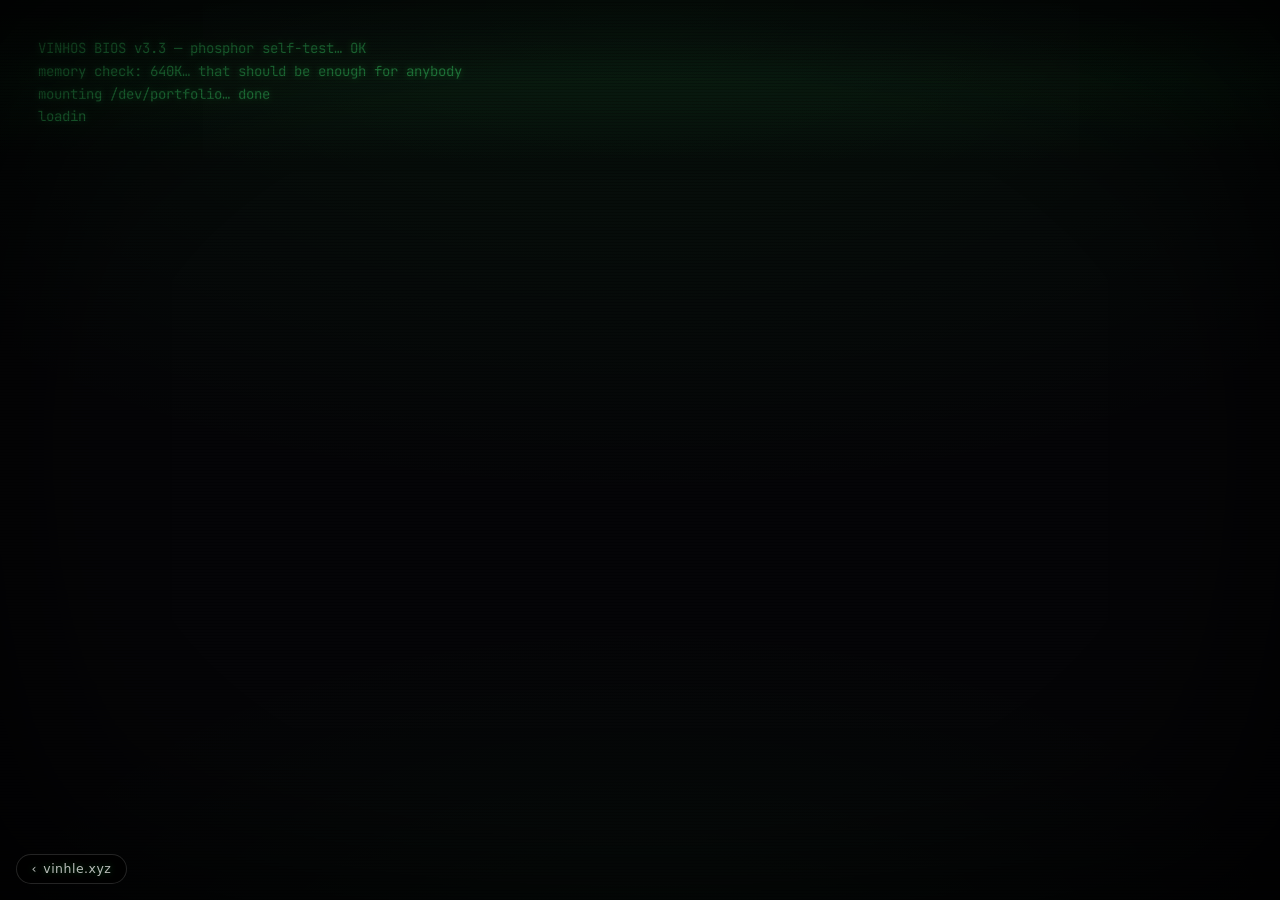
<file: terminal.html>
<!DOCTYPE html>
<html lang="en">
<head>
  <meta charset="UTF-8" />
  <meta name="viewport" content="width=device-width, initial-scale=1" />
  <title>Vinh Le — The Terminal</title>
  <meta name="description" content="Vinh Le — AI engineer, M.S. CS student at Georgia Tech. The Terminal: a real working shell over his portfolio. Type help to begin." />
  <meta name="theme-color" content="#050507" />
  <link rel="icon" href="images/linkedinpfp.jpg" />
  <link rel="preconnect" href="https://fonts.googleapis.com" />
  <link rel="preconnect" href="https://fonts.gstatic.com" crossorigin />
  <link href="https://fonts.googleapis.com/css2?family=JetBrains+Mono:ital,wght@0,400;0,700;1,400&display=swap" rel="stylesheet" />
  <link rel="stylesheet" href="shared/void.css" />
  <style>
    :root {
      --bg: #050507;
      --ph: #33ff66;               /* pure phosphor — cursor, prompt, hot elements */
      --tx: #3ddc6f;               /* base text */
      --dim: rgba(61, 220, 111, 0.52);
      --faint: rgba(61, 220, 111, 0.28);
      --bright: #b7ffd0;
      --hot: #eafff1;
      --glow: 0 0 6px rgba(51, 255, 102, 0.30);
      --glow-hot: 0 0 6px rgba(51, 255, 102, 0.55), 0 0 18px rgba(51, 255, 102, 0.25);
    }

    html { color-scheme: dark; }
    * { box-sizing: border-box; }

    html, body { height: 100%; }
    body {
      margin: 0;
      background:
        radial-gradient(120% 90% at 50% 0%, rgba(51, 255, 102, 0.055), transparent 62%),
        radial-gradient(90% 70% at 50% 110%, rgba(51, 255, 102, 0.03), transparent 60%),
        var(--bg);
      color: var(--tx);
      font-family: 'JetBrains Mono', ui-monospace, SFMono-Regular, Menlo, Consolas, monospace;
      font-size: 14px;
      line-height: 1.55;
      text-shadow: var(--glow);
      overflow: hidden;
    }
    @media (max-width: 560px) { body { font-size: 13px; } }

    ::selection { background: var(--ph); color: #031007; text-shadow: none; }

    /* ---------- CRT layers (pointer-events: none, under the void overlays) ---------- */
    .crt-scan {
      position: fixed; inset: 0; z-index: 997; pointer-events: none;
      background: repeating-linear-gradient(0deg,
        rgba(0, 0, 0, 0.22) 0px, rgba(0, 0, 0, 0.22) 1px,
        transparent 1px, transparent 3px);
    }
    .crt-vignette {
      position: fixed; inset: 0; z-index: 998; pointer-events: none;
      background: radial-gradient(ellipse at center, transparent 58%, rgba(0, 0, 0, 0.55) 100%);
      box-shadow: inset 0 0 9rem rgba(0, 0, 0, 0.55);
    }
    .crt-bar {
      position: fixed; top: 0; left: 0; right: 0; height: 18vh;
      z-index: 996; pointer-events: none;
      background: linear-gradient(180deg, transparent, rgba(51, 255, 102, 0.05), transparent);
      animation: crt-bar-drift 9s linear infinite;
    }
    @keyframes crt-bar-drift {
      from { transform: translateY(-25vh); }
      to   { transform: translateY(120vh); }
    }
    @keyframes crt-flicker {
      0%, 100% { opacity: 1; }
      4%  { opacity: 0.982; }
      6%  { opacity: 1; }
      52% { opacity: 0.988; }
      55% { opacity: 1; }
      81% { opacity: 0.992; }
      84% { opacity: 1; }
    }

    /* ---------- The screen ---------- */
    .screen {
      position: fixed; inset: 0;
      overflow-y: auto;
      -webkit-overflow-scrolling: touch;
      padding: clamp(1rem, 3vw, 2.4rem);
      padding-bottom: 5.5rem; /* keep the flow clear of the bottom-left hallway hatch */
      animation: crt-flicker 7s infinite;
      scrollbar-width: thin;
      scrollbar-color: rgba(51, 255, 102, 0.35) transparent;
    }
    .screen::-webkit-scrollbar { width: 8px; }
    .screen::-webkit-scrollbar-thumb { background: rgba(51, 255, 102, 0.28); border-radius: 4px; }
    .screen::-webkit-scrollbar-track { background: transparent; }

    .sr-only {
      position: absolute; width: 1px; height: 1px; margin: -1px;
      padding: 0; border: 0; clip: rect(0 0 0 0); overflow: hidden; white-space: nowrap;
    }
    .hidden { display: none !important; }

    /* ---------- Output ---------- */
    .line {
      white-space: pre-wrap;
      overflow-wrap: anywhere;
      margin: 0 0 1px;
      min-height: 1.2em;
    }
    .block { margin: 0.7em 0; }

    .dim   { color: var(--dim); }
    .faint { color: var(--faint); }
    .bright { color: var(--bright); text-shadow: var(--glow-hot); }
    .hot   { color: var(--hot); font-weight: 700; text-shadow: var(--glow-hot); }
    .err   { color: #9fdca0; }
    .award { color: var(--hot); text-shadow: var(--glow-hot); }
    .echo  { color: var(--bright); }
    .ok    { color: var(--ph); }

    code {
      font-family: inherit;
      color: var(--bright);
      background: rgba(51, 255, 102, 0.08);
      border: 1px solid rgba(51, 255, 102, 0.18);
      border-radius: 3px;
      padding: 0 0.3em;
    }

    a {
      color: #9dffbb;
      text-decoration: underline;
      text-underline-offset: 2px;
      word-break: break-all;
    }
    a:hover, a:focus-visible {
      background: var(--ph);
      color: #031007;
      text-shadow: none;
      outline: none;
    }

    .cmdbtn {
      font: inherit;
      background: none;
      border: none;
      padding: 0;
      color: var(--bright);
      text-decoration: underline dotted;
      text-underline-offset: 2px;
      cursor: pointer;
      text-shadow: inherit;
    }
    .cmdbtn:hover, .cmdbtn:focus-visible {
      background: var(--ph);
      color: #031007;
      text-shadow: none;
      outline: none;
    }

    .banner {
      margin: 0.9em 0 0.35em;
      color: var(--ph);
      text-shadow: var(--glow-hot);
      font-size: clamp(6.5px, 1.85vw, 13px);
      line-height: 1.25;
      white-space: pre;
      overflow-x: auto;
    }

    .trow {
      display: grid;
      grid-template-columns: 16ch minmax(0, 1fr);
      column-gap: 1ch;
    }
    .trow-wide { grid-template-columns: 24ch minmax(0, 1fr); }
    .trow-help { grid-template-columns: 17ch minmax(0, 1fr); }
    @media (max-width: 620px) {
      .trow, .trow-wide, .trow-help { grid-template-columns: 1fr; }
      .trow > .tcell:last-child { padding-left: 2ch; }
    }
    .tid { color: var(--ph); }
    .tcell { white-space: pre-wrap; overflow-wrap: anywhere; }

    /* ---------- Prompt ---------- */
    .promptrow {
      position: relative;
      margin-top: 0.35em;
      white-space: pre-wrap;
      overflow-wrap: anywhere;
    }
    .p-user { color: var(--ph); }
    .p-dim  { color: var(--dim); }
    .mirror { color: var(--bright); }

    .cursor {
      display: inline-block;
      min-width: 1ch;
      background: var(--ph);
      color: #031007;
      text-shadow: none;
      box-shadow: 0 0 8px rgba(51, 255, 102, 0.55);
      animation: cursor-blink 1.06s steps(1) infinite;
    }
    .promptrow.unfocused .cursor {
      animation: none;
      background: transparent;
      color: var(--bright);
      box-shadow: inset 0 0 0 1px rgba(51, 255, 102, 0.6);
    }
    @keyframes cursor-blink {
      0%, 49% { opacity: 1; }
      50%, 100% { opacity: 0.12; }
    }

    #cmd {
      position: absolute; inset: 0;
      width: 100%; height: 100%;
      opacity: 0;
      border: none; outline: none;
      background: transparent; color: transparent;
      font: inherit; font-size: 16px; /* prevents iOS focus zoom */
      caret-color: transparent;
      padding: 0; margin: 0;
    }

    /* ---------- Command chips (touch / small screens) ---------- */
    #chips {
      display: none;
      flex-wrap: wrap;
      gap: 0.45rem;
      margin-top: 1rem;
    }
    @media (pointer: coarse), (max-width: 720px) {
      body.ready #chips { display: flex; }
    }
    .chip {
      font: inherit;
      font-size: 0.86em;
      color: var(--tx);
      background: rgba(51, 255, 102, 0.06);
      border: 1px solid rgba(51, 255, 102, 0.30);
      border-radius: 999px;
      padding: 0.35em 0.85em;
      cursor: pointer;
      text-shadow: var(--glow);
      transition: background 0.15s ease, color 0.15s ease;
    }
    .chip:hover, .chip:focus-visible {
      background: var(--ph);
      color: #031007;
      text-shadow: none;
      outline: none;
    }

    /* ---------- Reduced motion ---------- */
    @media (prefers-reduced-motion: reduce) {
      .screen { animation: none; }
      .crt-bar { display: none; }
      .cursor { animation: none; }
      .chip { transition: none; }
    }
  </style>
</head>
<body data-accent="#33ff66" data-room="terminal">

  <h1 class="sr-only">Vinh Le — The Terminal</h1>

  <div class="crt-bar" aria-hidden="true"></div>
  <div class="crt-scan" aria-hidden="true"></div>
  <div class="crt-vignette" aria-hidden="true"></div>

  <main class="screen" id="screen">
    <div id="boot" aria-hidden="true"></div>
    <pre id="banner-src" class="banner hidden" aria-hidden="true">
__     __ ___  _   _  _   _     _      _____
\ \   / /|_ _|| \ | || | | |   | |    | ____|
 \ \ / /  | | |  \| || |_| |   | |    |  _|
  \ V /   | | | |\  ||  _  |   | |___ | |___
   \_/   |___||_| \_||_| |_|   |_____||_____|</pre>

    <div id="out" role="log" aria-live="polite"></div>

    <div class="promptrow hidden" id="promptrow"><span class="p-user">visitor@vinhle.xyz</span><span class="p-dim">:~$</span><span> </span><span class="mirror" id="m-before"></span><span class="cursor" id="m-cursor">&nbsp;</span><span class="mirror" id="m-after"></span><input id="cmd" type="text" aria-label="Terminal command input" autocomplete="off" autocapitalize="none" autocorrect="off" spellcheck="false" enterkeyhint="go" /></div>

    <div id="chips" aria-label="Quick commands"></div>
  </main>

  <script src="shared/data.js"></script>
  <script src="shared/void.js" defer></script>
  <script>
  (function () {
    'use strict';

    var V = window.VINH;
    var screen = document.getElementById('screen');
    var boot = document.getElementById('boot');
    var out = document.getElementById('out');
    var promptrow = document.getElementById('promptrow');
    var input = document.getElementById('cmd');
    var mBefore = document.getElementById('m-before');
    var mCursor = document.getElementById('m-cursor');
    var mAfter = document.getElementById('m-after');
    var chips = document.getElementById('chips');

    var reduced = window.matchMedia('(prefers-reduced-motion: reduce)').matches;
    var ready = false;
    var state = { vim: false };
    var hist = [];
    var hIdx = null;
    var draft = '';

    /* ---------------- helpers ---------------- */

    function esc(s) {
      return String(s).replace(/[&<>"']/g, function (c) {
        return { '&': '&amp;', '<': '&lt;', '>': '&gt;', '"': '&quot;', "'": '&#39;' }[c];
      });
    }
    function anchor(href, label) {
      var ext = /^https?:/i.test(href);
      return '<a href="' + esc(href) + '"' + (ext ? ' target="_blank" rel="noopener noreferrer"' : '') + '>' + esc(label || href) + '</a>';
    }
    function cmdBtn(cmd, label) {
      return '<button type="button" class="cmdbtn" data-cmd="' + esc(cmd) + '">' + esc(label || cmd) + '</button>';
    }
    function promptHTML() {
      return '<span class="p-user">visitor@vinhle.xyz</span><span class="p-dim">:~$</span> ';
    }
    function line(html, cls, target) {
      var d = document.createElement('div');
      d.className = 'line' + (cls ? ' ' + cls : '');
      d.innerHTML = html;
      (target || out).appendChild(d);
      return d;
    }
    function blank(target) { line('', 'faint', target); }
    function scrollBottom() { screen.scrollTop = screen.scrollHeight; }
    function focusInput() {
      try { input.focus({ preventScroll: true }); } catch (e) { input.focus(); }
    }
    function rule(width) {
      return '<span class="faint">' + new Array((width || 46) + 1).join('─') + '</span>';
    }
    function techChips(list) {
      return (list || []).map(function (t) { return '<span class="dim">[</span>' + esc(t) + '<span class="dim">]</span>'; }).join(' ');
    }
    function row(left, right, wideCls) {
      return '<div class="trow ' + (wideCls || '') + '"><span class="tcell tid">' + left + '</span><span class="tcell">' + right + '</span></div>';
    }

    /* Damerau-Levenshtein (OSA) — transpositions like "hlep" cost 1, not 2 */
    function lev(a, b) {
      a = a.toLowerCase(); b = b.toLowerCase();
      var m = a.length, n = b.length, i, j;
      if (!m) return n; if (!n) return m;
      var d = [];
      for (i = 0; i <= m; i++) { d[i] = [i]; }
      for (j = 0; j <= n; j++) { d[0][j] = j; }
      for (i = 1; i <= m; i++) {
        for (j = 1; j <= n; j++) {
          var cost = a[i - 1] === b[j - 1] ? 0 : 1;
          d[i][j] = Math.min(d[i - 1][j] + 1, d[i][j - 1] + 1, d[i - 1][j - 1] + cost);
          if (i > 1 && j > 1 && a[i - 1] === b[j - 2] && a[i - 2] === b[j - 1]) {
            d[i][j] = Math.min(d[i][j], d[i - 2][j - 2] + 1);
          }
        }
      }
      return d[m][n];
    }

    function norm(s) { return String(s).toLowerCase().replace(/[^a-z0-9]/g, ''); }
    function allWork() { return V.projects.concat(V.earlier); }
    function findWork(q) {
      var qq = norm(q);
      if (!qq) return null;
      var all = allWork();
      var hit = null, i;
      for (i = 0; i < all.length; i++) if (norm(all[i].id) === qq || norm(all[i].name) === qq) return all[i];
      var pref = all.filter(function (p) { return norm(p.id).indexOf(qq) === 0 || norm(p.name).indexOf(qq) === 0; });
      if (pref.length === 1) return pref[0];
      var sub = all.filter(function (p) { return norm(p.id).indexOf(qq) >= 0 || norm(p.name).indexOf(qq) >= 0; });
      if (sub.length === 1) return sub[0];
      return null;
    }

    /* ---------------- command output ---------------- */

    var VISIBLE = [
      ['help', 'this menu'],
      ['whoami', 'who is vinh le'],
      ['ls projects', 'featured work'],
      ['ls earlier', 'the archive'],
      ['open <id>', 'project details'],
      ['skills', 'the toolbox'],
      ['experience', 'where i’ve worked'],
      ['education', 'where i’ve studied'],
      ['resume', 'the pdf, in a new tab'],
      ['contact', 'reach me'],
      ['clear', 'wipe the screen'],
      ['hallway', 'back to the doors']
    ];
    var SUGGESTABLE = ['help', 'whoami', 'ls', 'open', 'resume', 'skills', 'experience', 'education', 'contact', 'clear', 'hallway', 'exit'];

    var H = {};

    H.help = function () {
      var b = document.createElement('div');
      b.className = 'block';
      b.innerHTML = VISIBLE.map(function (c) {
        var runnable = c[0].indexOf('<') < 0 ? cmdBtn(c[0]) : esc(c[0]);
        return row(runnable, '<span class="dim">' + esc(c[1]) + '</span>', 'trow-help');
      }).join('');
      out.appendChild(b);
      line('<span class="faint">tab completes commands and project ids · ↑↓ history · try ' + cmdBtn('open ' + V.projects[0].id) + '</span>');
      line('<span class="faint">…and a few undocumented commands.</span>');
    };

    H.whoami = function () {
      line('<span class="dim">visitor</span>');
      line('<span class="faint">…but you probably meant this guy:</span>');
      blank();
      line('<span class="hot">' + esc(V.name.toLowerCase()) + '</span> <span class="dim">— ' + esc(V.role.toLowerCase()) + ' · ' + esc(V.location.toLowerCase()) + '</span>');
      blank();
      V.about.forEach(function (p) { line(esc(p)); blank(); });
    };
    H.about = H.whoami;

    function listProjects() {
      line('<span class="bright">featured work</span> <span class="faint">(' + V.projects.length + ' entries)</span>');
      blank();
      var b = document.createElement('div');
      b.className = 'block';
      b.innerHTML = V.projects.map(function (p) {
        var right = '<span class="bright">' + esc(p.name) + '</span>' +
          '<span class="dim"> · ' + esc(p.event) + ' · ' + esc(p.date) + '</span>' +
          (p.award ? '  <span class="award">★ ' + esc(p.award) + '</span>' : '');
        return row(cmdBtn('open ' + p.id, p.id), right);
      }).join('');
      out.appendChild(b);
      line('<span class="faint">' + cmdBtn('open ' + V.projects[0].id) + ' for details · the archive lives in ' + cmdBtn('ls earlier') + '</span>');
    }

    function listEarlier() {
      line('<span class="bright">earlier work</span> <span class="faint">(' + V.earlier.length + ' entries)</span>');
      blank();
      var b = document.createElement('div');
      b.className = 'block';
      b.innerHTML = V.earlier.map(function (p) {
        var right = '<span class="bright">' + esc(p.name) + '</span>' +
          '<span class="dim"> · ' + esc(p.date) + ' · ' + esc((p.tech || []).join(', ')) + '</span>';
        return row(cmdBtn('open ' + p.id, p.id), right);
      }).join('');
      out.appendChild(b);
      line('<span class="faint">' + cmdBtn('open ' + V.earlier[0].id) + ' for details</span>');
    }

    H.ls = function (arg) {
      var a = (arg || '').toLowerCase().replace(/\/$/, '');
      if (!a) {
        line('<span class="ok">projects/</span>  <span class="ok">earlier/</span>');
        line('<span class="faint">try ' + cmdBtn('ls projects') + ' or ' + cmdBtn('ls earlier') + '</span>');
      } else if (a === 'projects') listProjects();
      else if (a === 'earlier') listEarlier();
      else line('<span class="err">ls: cannot access ‘' + esc(arg) + '’: no such directory</span> <span class="faint">(there’s only projects/ and earlier/)</span>');
    };

    H.open = function (arg) {
      if (!arg) {
        line('<span class="dim">usage:</span> open &lt;id&gt;');
        line('<span class="faint">ids: ' + allWork().map(function (p) { return cmdBtn('open ' + p.id, p.id); }).join('  ') + '</span>');
        return;
      }
      var p = findWork(arg);
      if (!p) {
        line('<span class="err">open: no project matching ‘' + esc(arg) + '’</span>');
        var best = null, bd = 1e9;
        allWork().forEach(function (w) {
          var d = Math.min(lev(arg, w.id), lev(arg, w.name));
          if (d < bd) { bd = d; best = w; }
        });
        if (best && bd <= 3) line('<span class="dim">did you mean ' + cmdBtn('open ' + best.id) + '?</span>');
        else line('<span class="faint">' + cmdBtn('ls projects') + ' lists everything</span>');
        return;
      }
      var b = document.createElement('div');
      b.className = 'block';
      var html = '';
      var title = '== ' + p.name + ' ';
      html += '<div class="line"><span class="hot">' + esc(title) + '</span><span class="faint">' + new Array(Math.max(2, 44 - title.length)).join('=') + '</span></div>';
      var meta = [];
      if (p.award) meta.push('<span class="award">★ ' + esc(p.award) + '</span>');
      if (p.event) meta.push(esc(p.event));
      if (p.date) meta.push(esc(p.date));
      if (meta.length) html += '<div class="line dim">' + meta.join(' · ') + '</div>';
      html += '<div class="line">&nbsp;</div>';
      html += '<div class="line">' + esc(p.desc) + '</div>';
      if (p.bullets && p.bullets.length) {
        html += '<div class="line">&nbsp;</div>';
        p.bullets.forEach(function (bl) {
          html += '<div class="line"><span class="dim">-</span> ' + esc(bl) + '</div>';
        });
      }
      html += '<div class="line">&nbsp;</div>';
      html += '<div class="line"><span class="dim">tech:</span>  ' + techChips(p.tech) + '</div>';
      if (p.links) {
        var keys = Object.keys(p.links);
        if (keys.length) {
          html += '<div class="line"><span class="dim">links:</span></div>';
          keys.forEach(function (k) {
            html += '<div class="line">  <span class="dim">' + esc(k) + ':</span> ' + anchor(p.links[k]) + '</div>';
          });
        }
      }
      b.innerHTML = html;
      out.appendChild(b);
    };

    H.resume = function () {
      window.open(V.links.resume, '_blank', 'noopener');
      line('<span class="ok">opening resume in a new tab…</span>');
      line('<span class="dim">pop-up blocked? →</span> ' + anchor(V.links.resume, 'resume (google drive)'));
    };

    H.skills = function () {
      line('<span class="bright">skills</span>');
      blank();
      var b = document.createElement('div');
      b.className = 'block';
      b.innerHTML = Object.keys(V.skills).map(function (cat) {
        return row(esc(cat.toLowerCase()), esc(V.skills[cat].join(' · ')), 'trow-wide');
      }).join('');
      out.appendChild(b);
    };

    H.experience = function () {
      V.experience.forEach(function (job) {
        var b = document.createElement('div');
        b.className = 'block';
        var html = '<div class="line"><span class="hot">' + esc(job.title) + '</span></div>';
        html += '<div class="line dim">' + esc(job.org) + ' · ' + esc(job.dates) + '</div>';
        (job.bullets || []).forEach(function (bl) {
          html += '<div class="line"><span class="dim">-</span> ' + esc(bl) + '</div>';
        });
        html += '<div class="line"><span class="dim">tech:</span>  ' + techChips(job.tech) + '</div>';
        b.innerHTML = html;
        out.appendChild(b);
      });
    };
    H.work = H.experience;

    H.education = function () {
      V.education.forEach(function (ed) {
        var b = document.createElement('div');
        b.className = 'block';
        b.innerHTML =
          '<div class="line"><span class="bright">' + esc(ed.school) + '</span></div>' +
          '<div class="line">' + esc(ed.degree) + '</div>' +
          '<div class="line dim">' + esc(ed.dates) + (ed.note ? ' · ' + esc(ed.note) : '') + '</div>';
        out.appendChild(b);
      });
    };
    H.edu = H.education;

    H.contact = function () {
      var b = document.createElement('div');
      b.className = 'block';
      b.innerHTML =
        row('email', anchor('mailto:' + V.email, V.email)) +
        row('phone', anchor('tel:' + V.phone.replace(/[^\d+]/g, ''), V.phone)) +
        row('where', esc(V.location)) +
        row('github', anchor(V.links.github)) +
        row('linkedin', anchor(V.links.linkedin)) +
        row('devpost', anchor(V.links.devpost)) +
        row('site', anchor(V.links.site));
      out.appendChild(b);
      line('<span class="faint">inbox is open. seriously.</span>');
    };

    H.clear = function () {
      boot.innerHTML = '';
      out.innerHTML = '';
    };
    H.cls = H.clear;

    function goHallway() {
      line('<span class="dim">logout</span>');
      line('<span class="ok">returning to the hallway…</span>');
      scrollBottom();
      setTimeout(function () {
        var hatch = document.querySelector('.void-hatch');
        if (hatch) hatch.click();
        else window.location.href = 'index.html';
      }, 350);
    }
    H.hallway = goHallway;
    H.exit = goHallway;
    H.logout = goHallway;

    H.cd = function (arg) {
      if ((arg || '').trim() === '..') { goHallway(); return; }
      line('<span class="dim">cd: there’s no place like ~</span> <span class="faint">(try ' + cmdBtn('hallway') + ' to leave)</span>');
    };

    /* ---------------- easter eggs ---------------- */

    H.sudo = function (arg) {
      var a = (arg || '').trim().toLowerCase();
      if (a === 'hire me') {
        line('<span class="dim">[sudo] password for visitor:</span> ********');
        line('<span class="ok">access granted.</span>');
        blank();
        line(rule(40));
        line('  <span class="hot">OFFER PROTOCOL v1.0</span>');
        line('  <span class="dim">candidate:</span>  ' + esc(V.name.toLowerCase()));
        line('  <span class="dim">role:</span>       ' + esc(V.role.toLowerCase()));
        line('  <span class="dim">status:</span>     <span class="ok">ready to ship</span>');
        line('  <span class="dim">next step:</span>  ' + anchor('mailto:' + V.email, V.email));
        line(rule(40));
        blank();
        line('<span class="bright">excellent judgment. the inbox is open.</span>');
      } else if (a.indexOf('rm') === 0) {
        line('<span class="err">even with sudo, no.</span>');
      } else {
        line('<span class="err">visitor is not in the sudoers file. this incident will be reported.</span>');
        line('<span class="faint">(unless… you were trying to hire someone?)</span>');
      }
    };

    H.hire = function () {
      line('<span class="err">hire: permission denied.</span> <span class="faint">you’ll need elevated privileges for that.</span>');
    };

    H.vim = function () {
      state.vim = true;
      line('<span class="dim">opening vim…</span>');
      line('you are now inside vim. there is no way out.');
      line('<span class="faint">(fine — <code>:q!</code> if you must. everyone googles it eventually.)</span>');
    };
    H.vi = H.vim;
    H.nano = function () {
      line('<span class="dim">nano? bold choice.</span> <span class="faint">around here we get trapped in ' + cmdBtn('vim') + ' like professionals.</span>');
    };

    H.coffee = function () {
      var b = document.createElement('div');
      b.className = 'block';
      b.innerHTML =
        '<div class="line dim">      ( (</div>' +
        '<div class="line dim">       ) )</div>' +
        '<div class="line">    <span class="bright">.________.</span></div>' +
        '<div class="line">    <span class="bright">|        |]</span></div>' +
        '<div class="line">    <span class="bright">\\        /</span></div>' +
        '<div class="line">    <span class="bright"> `------\'</span></div>';
      out.appendChild(b);
      line('<span class="ok">brewing…</span> <span class="dim">backend engineers are just coffee-to-API converters.</span>');
    };

    H.rm = function (arg) {
      if (/(-rf?|--recursive)/.test(arg || '') || /\//.test(arg || '')) {
        line('<span class="err">rm: permission denied — this portfolio is load-bearing.</span>');
      } else {
        line('<span class="err">rm: nothing here is yours to delete, visitor.</span>');
      }
    };

    H.echo = function (arg) {
      line(esc(arg || ''));
    };

    H.git = function (arg) {
      var a = (arg || '').trim().toLowerCase();
      if (a === 'push') line('<span class="dim">everything’s already pushed →</span> ' + anchor(V.links.github));
      else line('<span class="dim">the real repos live here →</span> ' + anchor(V.links.github));
    };

    H.whois = H.whoami;
    H.man = function (arg) {
      if (arg) line('<span class="dim">no manual entry for ' + esc(arg) + ' — but ' + cmdBtn('help') + ' has you covered.</span>');
      else line('<span class="dim">what manual page do you want? try ' + cmdBtn('help') + '.</span>');
    };
    H.pwd = function () { line('/home/visitor/the-terminal'); };
    H.date = function () { line(esc(new Date().toString())); };
    H.ping = function () { line('<span class="ok">pong.</span> <span class="faint">latency: acceptable. hire-ability: high.</span>'); };

    /* ---------------- interpreter ---------------- */

    function unknown(c) {
      line('<span class="err">command not found: ' + esc(c) + '</span>');
      var best = null, bd = 1e9;
      SUGGESTABLE.forEach(function (s) {
        var d = lev(c, s);
        if (d < bd) { bd = d; best = s; }
      });
      var limit = best && best.length <= 4 ? 1 : 2;
      if (best && bd <= limit) {
        line('<span class="dim">did you mean ' + cmdBtn(best) + '?</span>');
      } else {
        line('<span class="faint">type ' + cmdBtn('help') + ' for the menu</span>');
      }
    }

    function runCommand(raw, opts) {
      opts = opts || {};
      if (opts.echo !== false) {
        line(promptHTML() + '<span class="echo">' + esc(raw) + '</span>');
      }
      var t = String(raw).trim();
      if (!t) { scrollBottom(); return; }

      if (hist[hist.length - 1] !== t) hist.push(t);
      hIdx = null; draft = '';

      /* vim escape trap */
      if (state.vim && /^(:q!?|:wq!?|:x|ZZ)$/i.test(t)) {
        state.vim = false;
        line('<span class="ok">vim closed. you’re free. that puts you ahead of most.</span>');
        scrollBottom();
        return;
      }
      state.vim = false;

      var sp = t.indexOf(' ');
      var c = (sp < 0 ? t : t.slice(0, sp)).toLowerCase();
      var arg = sp < 0 ? '' : t.slice(sp + 1).trim();

      if (H[c]) H[c](arg);
      else unknown(c);
      scrollBottom();
    }

    /* ---------------- tab completion ---------------- */

    var COMPLETE_CMDS = ['help', 'whoami', 'ls', 'open', 'resume', 'skills', 'experience', 'education', 'contact', 'clear', 'hallway'];

    function complete() {
      var v = input.value;
      var lead = v.match(/^\s*/)[0];
      var t = v.slice(lead.length);
      var sp = t.indexOf(' ');
      var cands, word, prefix;

      if (sp < 0) {
        word = t; prefix = lead;
        cands = COMPLETE_CMDS;
      } else {
        var c = t.slice(0, sp).toLowerCase();
        word = t.slice(sp + 1).replace(/^\s*/, '');
        prefix = lead + t.slice(0, sp) + ' ';
        if (c === 'open') cands = allWork().map(function (p) { return p.id; });
        else if (c === 'ls' || c === 'cd') cands = ['projects', 'earlier'];
        else return;
      }

      var wl = word.toLowerCase();
      var matches = cands.filter(function (x) { return x.toLowerCase().indexOf(wl) === 0; });
      if (!matches.length) return;

      if (matches.length === 1) {
        setInput(prefix + matches[0] + ' ');
        return;
      }
      /* extend to longest common prefix */
      var lcp = matches[0];
      matches.forEach(function (m) {
        var i = 0;
        while (i < lcp.length && i < m.length && lcp[i].toLowerCase() === m[i].toLowerCase()) i++;
        lcp = lcp.slice(0, i);
      });
      if (lcp.length > word.length) setInput(prefix + lcp);
      line('<span class="dim">' + matches.map(esc).join('  ') + '</span>');
      scrollBottom();
    }

    function setInput(v) {
      input.value = v;
      input.setSelectionRange(v.length, v.length);
      renderLine();
    }

    /* ---------------- prompt mirror ---------------- */

    function renderLine() {
      var v = input.value;
      var s = input.selectionStart;
      if (s === null || s === undefined) s = v.length;
      mBefore.textContent = v.slice(0, s);
      var ch = v.slice(s, s + 1);
      mCursor.textContent = ch || ' ';
      mAfter.textContent = v.slice(s + 1);
    }

    input.addEventListener('input', renderLine);
    input.addEventListener('keyup', renderLine);
    input.addEventListener('click', renderLine);
    document.addEventListener('selectionchange', function () {
      if (document.activeElement === input) renderLine();
    });
    input.addEventListener('focus', function () { promptrow.classList.remove('unfocused'); });
    input.addEventListener('blur', function () { promptrow.classList.add('unfocused'); });

    input.addEventListener('keydown', function (e) {
      if (!ready) { e.preventDefault(); return; }

      if (e.key === 'Enter') {
        e.preventDefault();
        var v = input.value;
        setInput('');
        runCommand(v);
      } else if (e.key === 'Tab') {
        e.preventDefault();
        complete();
      } else if (e.key === 'ArrowUp') {
        e.preventDefault();
        if (!hist.length) return;
        if (hIdx === null) { draft = input.value; hIdx = hist.length - 1; }
        else if (hIdx > 0) hIdx--;
        setInput(hist[hIdx]);
      } else if (e.key === 'ArrowDown') {
        e.preventDefault();
        if (hIdx === null) return;
        if (hIdx < hist.length - 1) { hIdx++; setInput(hist[hIdx]); }
        else { hIdx = null; setInput(draft); }
      } else if (e.key === 'l' && e.ctrlKey) {
        e.preventDefault();
        H.clear();
        scrollBottom();
      } else if (e.key === 'c' && e.ctrlKey && !window.getSelection().toString()) {
        e.preventDefault();
        line(promptHTML() + '<span class="echo">' + esc(input.value) + '</span>^C');
        setInput('');
        scrollBottom();
      }
    });

    /* click anywhere focuses the input (unless clicking a link/button or selecting text) */
    document.addEventListener('click', function (e) {
      var btn = e.target.closest('.cmdbtn, .chip');
      if (btn) {
        if (ready) { runCommand(btn.dataset.cmd); focusInput(); }
        return;
      }
      if (e.target.closest('a, button')) return;
      if (window.getSelection && String(window.getSelection())) return;
      if (ready) focusInput();
    });

    if (window.visualViewport) {
      window.visualViewport.addEventListener('resize', scrollBottom);
    }

    /* ---------------- chips ---------------- */

    var CHIP_CMDS = ['help', 'ls projects', 'open ' + V.projects[0].id, 'skills', 'experience', 'contact', 'resume', 'clear'];
    chips.innerHTML = CHIP_CMDS.map(function (c) {
      return '<button type="button" class="chip" data-cmd="' + esc(c) + '">' + esc(c) + '</button>';
    }).join('');
    chips.addEventListener('click', function (e) {
      var b = e.target.closest('.chip');
      if (b && ready) { runCommand(b.dataset.cmd); focusInput(); }
    });

    /* ---------------- boot sequence ---------------- */

    var BOOT_LINES = [
      ['VINHOS BIOS v3.3 — phosphor self-test… OK', 'dim'],
      ['memory check: 640K… that should be enough for anybody', 'dim'],
      ['mounting /dev/portfolio… done', 'dim'],
      ['loading modules: django.ko fastapi.ko pgvector.ko… done', 'dim'],
      ['starting sshd… [ OK ]', 'dim'],
      ['last login: ' + new Date().toDateString() + ' from the-hallway', 'dim']
    ];

    var skipBoot = false;
    function armSkip() {
      var skip = function () { skipBoot = true; };
      document.addEventListener('keydown', skip, { once: true });
      document.addEventListener('pointerdown', skip, { once: true });
    }

    function sleep(ms) {
      return new Promise(function (res) {
        if (skipBoot || reduced) res();
        else setTimeout(res, ms);
      });
    }

    function typeLine(text, cls) {
      return new Promise(function (res) {
        var d = line('', cls, boot);
        if (skipBoot || reduced) { d.textContent = text; res(); return; }
        var i = 0;
        (function tick() {
          if (skipBoot) { d.textContent = text; res(); return; }
          d.textContent = text.slice(0, ++i);
          scrollBottom();
          if (i < text.length) setTimeout(tick, 4);
          else res();
        })();
      });
    }

    function runBoot() {
      armSkip();
      var p = Promise.resolve();
      BOOT_LINES.forEach(function (bl) {
        p = p.then(function () { return typeLine(bl[0], bl[1]); })
             .then(function () { return sleep(90); });
      });
      p.then(function () {
        var banner = document.getElementById('banner-src');
        banner.classList.remove('hidden');
        boot.appendChild(banner);
        var sr = document.createElement('span');
        sr.className = 'sr-only';
        sr.textContent = V.name;
        boot.appendChild(sr);
        line('<span class="bright">' + esc(V.role.toLowerCase()) + '</span> <span class="dim">· ' + esc(V.location.toLowerCase()) + '</span>', null, boot);
        line('<span class="dim">' + esc(V.tagline.toLowerCase()) + '</span>', null, boot);
        return sleep(140);
      }).then(function () {
        blank(out);
        line('type ' + cmdBtn('help') + ' to begin.', null, out);
        promptrow.classList.remove('hidden');
        document.body.classList.add('ready');
        ready = true;
        renderLine();
        focusInput();
        scrollBottom();
      });
    }

    runBoot();
  })();
  </script>
</body>
</html>
</file>
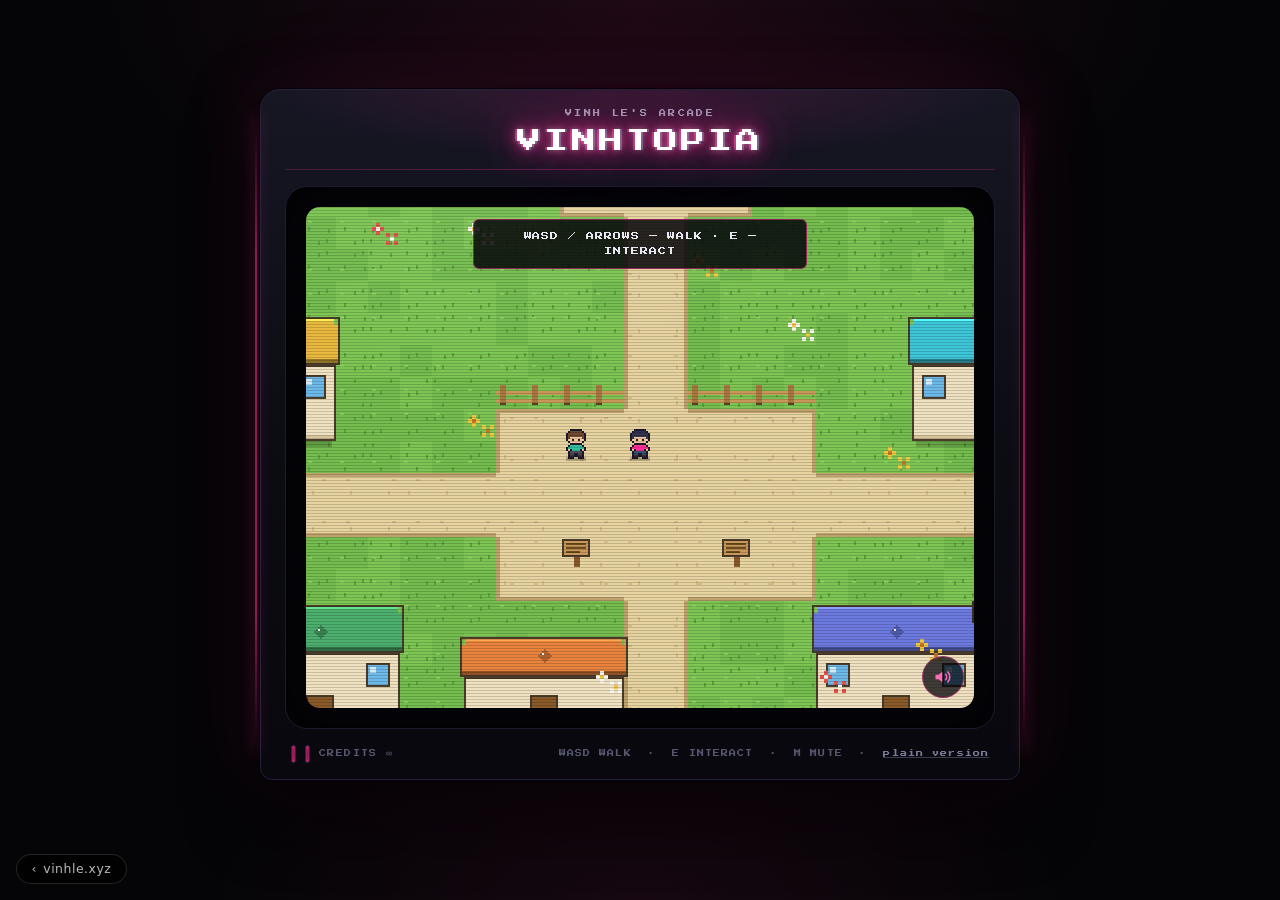
<file: archive/game.html>
<!DOCTYPE html>
<html lang="en">
<head>
  <meta charset="utf-8" />
  <meta name="viewport" content="width=device-width, initial-scale=1, viewport-fit=cover" />
  <title>Vinh Le — The Arcade</title>
  <meta name="description" content="Vinhtopia — a pixel-town portfolio. Explore Vinh Le's projects as buildings, visit the library and skill dojo, and play Outage Runner in the arcade." />
  <link rel="icon" type="image/jpeg" href="../images/linkedinpfp.jpg" />
  <link rel="preconnect" href="https://fonts.googleapis.com" />
  <link rel="preconnect" href="https://fonts.gstatic.com" crossorigin />
  <link href="https://fonts.googleapis.com/css2?family=Press+Start+2P&family=DM+Sans:wght@400;500;700&display=swap" rel="stylesheet" />
  <link rel="stylesheet" href="../shared/void.css" />
  <style>
    :root {
      --mag: #ff2d95;
      --mag-soft: #ff6ab8;
      --cyan: #41f0ff;
      --amber: #ffb14d;
      --warm: #ffd27a;
      --hot: #ff4757;
      --void: #050507;
      --cab: #10101a;
      --cab-dark: #0b0b12;
      --line: #23233a;
      --ink: #e8e8f2;
      --dim: #9f9fb8;
      --px: 'Press Start 2P', monospace;
      --body: 'DM Sans', system-ui, sans-serif;
    }

    * { margin: 0; padding: 0; box-sizing: border-box; }
    [hidden] { display: none !important; }

    html, body { height: 100%; }
    body {
      background:
        radial-gradient(60% 42% at 50% 0%, rgba(255, 45, 149, 0.10), transparent 70%),
        radial-gradient(48% 30% at 50% 100%, rgba(255, 45, 149, 0.07), transparent 70%),
        var(--void);
      color: var(--ink);
      font-family: var(--body);
      display: grid;
      place-items: center;
      min-height: 100dvh;
      padding: 2.5rem 1rem 4.5rem;
      overflow-x: hidden;
      overscroll-behavior: none;
    }

    .sr {
      position: absolute; width: 1px; height: 1px;
      overflow: hidden; clip: rect(0 0 0 0); white-space: nowrap;
    }

    /* ---------- Cabinet ---------- */
    .cabinet {
      position: relative;
      width: min(94vw, 760px);
      background: linear-gradient(180deg, #171724, var(--cab-dark) 55%, #08080e);
      border: 1px solid var(--line);
      border-radius: 20px 20px 12px 12px;
      padding: 0 clamp(12px, 2.4vw, 24px) 16px;
      box-shadow:
        0 0 0 1px rgba(0, 0, 0, 0.6),
        0 30px 70px rgba(0, 0, 0, 0.75),
        0 0 90px rgba(255, 45, 149, 0.12);
    }
    .cabinet::before, .cabinet::after {
      content: '';
      position: absolute; top: 26px; bottom: 26px; width: 2px;
      background: linear-gradient(180deg, transparent, var(--mag) 22%, var(--mag) 78%, transparent);
      opacity: 0.55;
      filter: blur(0.5px);
      box-shadow: 0 0 14px var(--mag);
      pointer-events: none;
    }
    .cabinet::before { left: -6px; }
    .cabinet::after { right: -6px; }

    .marquee {
      text-align: center;
      padding: 20px 8px 16px;
      border-bottom: 1px solid rgba(255, 45, 149, 0.22);
      background: radial-gradient(70% 120% at 50% 0%, rgba(255, 45, 149, 0.14), transparent 75%);
      border-radius: 20px 20px 0 0;
    }
    .marquee .eyebrow {
      display: block;
      font-family: var(--px);
      font-size: 7px;
      letter-spacing: 0.34em;
      color: var(--dim);
      margin-bottom: 12px;
    }
    .marquee h1 {
      font-family: var(--px);
      font-weight: 400;
      font-size: clamp(15px, 3.6vw, 24px);
      letter-spacing: 0.14em;
      color: #fff;
      text-shadow:
        0 0 6px rgba(255, 255, 255, 0.35),
        0 0 18px var(--mag),
        0 0 46px var(--mag),
        2px 0 0 rgba(65, 240, 255, 0.35),
        -2px 0 0 rgba(255, 45, 149, 0.5);
      animation: marquee-flicker 5.5s infinite;
    }
    @keyframes marquee-flicker {
      0%, 89%, 92%, 96%, 100% { opacity: 1; }
      90% { opacity: 0.55; }
      94% { opacity: 0.75; }
    }

    .bezel {
      margin-top: 16px;
      background: #05050a;
      border: 1px solid #1c1c2e;
      border-radius: 22px;
      padding: clamp(10px, 2.4vw, 20px);
      box-shadow: inset 0 0 44px rgba(0, 0, 0, 0.9);
    }

    .screen {
      position: relative;
      aspect-ratio: 4 / 3;
      border-radius: 14px;
      overflow: hidden;
      background: #030309;
      touch-action: none;
      outline: none;
      box-shadow:
        inset 0 0 70px rgba(0, 0, 0, 0.85),
        inset 0 0 10px rgba(255, 45, 149, 0.12);
    }
    .screen canvas {
      position: absolute; inset: 0;
      width: 100%; height: 100%;
      display: block;
      image-rendering: pixelated;
    }
    .scanlines {
      position: absolute; inset: 0; z-index: 20; pointer-events: none;
      background: repeating-linear-gradient(
        to bottom,
        rgba(0, 0, 0, 0.16) 0 1px,
        transparent 1px 3px
      );
      mix-blend-mode: multiply;
    }
    .glass {
      position: absolute; inset: 0; z-index: 21; pointer-events: none;
      background:
        radial-gradient(90% 60% at 30% 0%, rgba(255, 255, 255, 0.05), transparent 55%),
        radial-gradient(130% 130% at 50% 50%, transparent 62%, rgba(0, 0, 0, 0.45) 100%);
    }

    /* ---------- Town UI ---------- */
    .toast {
      position: absolute; top: 12px; left: 50%; transform: translateX(-50%);
      z-index: 40; pointer-events: none;
      font-family: var(--px); font-size: 8px; letter-spacing: 0.12em; line-height: 1.9;
      text-align: center; color: var(--ink);
      background: rgba(5, 5, 10, 0.85);
      border: 1px solid rgba(255, 45, 149, 0.5);
      border-radius: 6px;
      padding: 9px 12px;
      transition: opacity 1s ease;
    }
    .toast.fade { opacity: 0; }

    .int-hint {
      position: absolute; bottom: 14px; left: 50%; transform: translateX(-50%);
      z-index: 35; pointer-events: none; white-space: nowrap;
      font-family: var(--px); font-size: 8px; letter-spacing: 0.1em;
      color: #fff;
      background: rgba(5, 5, 10, 0.85);
      border: 1px solid rgba(255, 45, 149, 0.6);
      border-radius: 6px;
      padding: 8px 11px;
    }

    .abtn {
      position: absolute; right: 12px; bottom: 64px; z-index: 45;
      width: 56px; height: 56px; border-radius: 50%;
      font-family: var(--px); font-size: 14px; color: #fff;
      background: rgba(255, 45, 149, 0.22);
      border: 2px solid var(--mag);
      box-shadow: 0 0 14px rgba(255, 45, 149, 0.4);
      cursor: pointer;
    }
    .abtn:active { background: var(--mag); color: var(--void); }

    /* ---------- Dialog (GBA text box) ---------- */
    .dialogwrap {
      position: absolute; inset: 0; z-index: 50;
      display: flex; align-items: flex-end; justify-content: center;
      padding: 10px;
      background: rgba(3, 3, 8, 0.25);
    }
    .dlg-box {
      width: min(100%, 540px);
      max-height: 84%;
      overflow-y: auto;
      background: #f8f2e0;
      color: #2a2438;
      border: 3px solid #2a2438;
      border-radius: 10px;
      box-shadow:
        inset 0 0 0 2px #fffbe8,
        inset 0 0 0 4px #d8c8a8,
        0 10px 30px rgba(0, 0, 0, 0.55);
      padding: 14px 16px 12px;
      font-family: var(--body);
      outline: none;
    }
    .dlg-title {
      font-family: var(--px); font-weight: 400; font-size: 10px;
      letter-spacing: 0.14em; text-transform: uppercase;
      color: #b81f6d; margin-bottom: 8px;
    }
    .dlg-badge {
      display: inline-block;
      font-family: var(--px); font-size: 7px; letter-spacing: 0.08em; line-height: 1.7;
      background: #ffedc4; border: 2px solid #2a2438; color: #7a4f12;
      padding: 3px 7px; margin-bottom: 8px;
    }
    .dlg-text { font-size: 14.5px; line-height: 1.6; min-height: 24px; }
    .dlg-extra ul { margin: 10px 0 0 18px; font-size: 13px; line-height: 1.55; }
    .dlg-chips { display: flex; flex-wrap: wrap; gap: 6px; margin-top: 10px; }
    .chip {
      font-family: var(--px); font-size: 7px; line-height: 1.6;
      padding: 4px 6px; border: 2px solid #2a2438;
      background: #e4f0d4; color: #2a2438;
    }
    .dlg-links { display: flex; flex-wrap: wrap; gap: 8px; margin-top: 12px; }
    .dlg-links a {
      font-family: var(--px); font-size: 8px; letter-spacing: 0.08em;
      color: #f8f2e0; background: #2a2438; border: 2px solid #2a2438;
      padding: 9px 11px; text-decoration: none;
    }
    .dlg-links a:hover, .dlg-links a:focus-visible { background: #b81f6d; }
    .dlg-links a:focus-visible { outline: 2px dashed #b81f6d; outline-offset: 2px; }
    .dlg-actions { margin-top: 12px; display: flex; gap: 8px; flex-wrap: wrap; }
    .dlg-act {
      font-family: var(--px); font-size: 9px; letter-spacing: 0.1em;
      background: #ffd27a; color: #2a2438; border: 2px solid #2a2438;
      padding: 12px 16px; cursor: pointer;
    }
    .dlg-act:hover, .dlg-act:focus-visible { background: #b81f6d; color: #fff; }
    .dlg-foot { display: flex; justify-content: space-between; align-items: center; margin-top: 12px; }
    .dlg-caret {
      width: 0; height: 0;
      border-left: 6px solid transparent; border-right: 6px solid transparent;
      border-top: 8px solid #2a2438;
      animation: caret-bob 0.7s steps(2, start) infinite;
    }
    @keyframes caret-bob { 0% { transform: translateY(0); } 100% { transform: translateY(3px); } }
    .dlg-close {
      font-family: var(--px); font-size: 8px; letter-spacing: 0.08em;
      background: none; border: 2px solid #2a2438; color: #2a2438;
      padding: 8px 10px; cursor: pointer;
    }
    .dlg-close:hover, .dlg-close:focus-visible { background: #2a2438; color: #f8f2e0; }

    /* ---------- Arcade HUD ---------- */
    .hud {
      position: absolute; z-index: 30; pointer-events: none;
      top: 0; left: 0; right: 0;
      display: flex; align-items: flex-start; justify-content: space-between;
      padding: 12px 14px;
      font-family: var(--px);
      font-size: 10px;
      color: var(--ink);
      text-shadow: 0 0 8px rgba(255, 45, 149, 0.6);
    }
    .hud .label { color: var(--dim); font-size: 7px; letter-spacing: 0.2em; display: block; margin-bottom: 5px; }
    .hud-time { text-align: center; }
    #time { font-size: 13px; }
    #time.low { color: var(--hot); animation: time-pulse 0.5s steps(2, start) infinite; }
    @keyframes time-pulse { 0% { opacity: 1; } 100% { opacity: 0.45; } }
    .hud-right { text-align: right; }
    #hearts { display: flex; gap: 5px; justify-content: flex-end; }
    #hearts svg { display: block; filter: drop-shadow(0 0 5px rgba(255, 71, 87, 0.7)); }
    #hearts svg.lost { filter: none; }
    #hearts svg.lost path { fill: #262637; }

    .mute-btn {
      position: absolute; z-index: 60;
      right: 10px; bottom: 10px;
      width: 42px; height: 42px;
      display: grid; place-items: center;
      background: rgba(5, 5, 10, 0.75);
      color: var(--mag-soft);
      border: 1px solid rgba(255, 45, 149, 0.45);
      border-radius: 50%;
      cursor: pointer;
      transition: box-shadow 0.2s ease, color 0.2s ease;
    }
    .mute-btn:hover, .mute-btn:focus-visible { box-shadow: 0 0 16px rgba(255, 45, 149, 0.5); color: #fff; }
    .mute-btn:focus-visible { outline: 2px solid var(--mag); outline-offset: 2px; }

    /* ---------- Arcade overlays ---------- */
    .overlay {
      position: absolute; inset: 0; z-index: 50;
      display: flex; flex-direction: column;
      align-items: center; justify-content: center;
      gap: 16px;
      text-align: center;
      padding: 26px 20px;
      background: rgba(3, 3, 8, 0.82);
      backdrop-filter: blur(2px);
      -webkit-backdrop-filter: blur(2px);
      overflow-y: auto;
    }
    .overlay .tiny {
      font-family: var(--px); font-size: 7px;
      letter-spacing: 0.3em; color: var(--dim);
    }
    .game-title {
      font-family: var(--px); font-weight: 400;
      font-size: clamp(24px, 6.2vw, 42px);
      line-height: 1.35;
      letter-spacing: 0.1em;
      color: #fff;
      text-shadow:
        0 0 8px rgba(255, 255, 255, 0.3),
        0 0 22px var(--mag),
        0 0 52px var(--mag),
        3px 0 0 rgba(65, 240, 255, 0.45),
        -3px 0 0 rgba(255, 45, 149, 0.55);
    }
    .story {
      font-size: 14px; color: #c9c9dc; max-width: 40ch; line-height: 1.55;
    }
    .story b { color: var(--warm); font-weight: 700; }
    .hi-line { font-family: var(--px); font-size: 9px; color: var(--dim); letter-spacing: 0.12em; }
    .hi-line span { color: var(--warm); }

    .px-btn {
      font-family: var(--px); font-size: 11px;
      letter-spacing: 0.12em;
      color: #fff;
      background: rgba(255, 45, 149, 0.08);
      border: 2px solid var(--mag);
      padding: 15px 26px;
      cursor: pointer;
      text-decoration: none;
      display: inline-block;
      box-shadow: 0 0 18px rgba(255, 45, 149, 0.3), inset 0 0 10px rgba(255, 45, 149, 0.12);
      transition: background 0.15s ease, color 0.15s ease, box-shadow 0.15s ease;
    }
    .px-btn:hover, .px-btn:focus-visible {
      background: var(--mag); color: var(--void);
      box-shadow: 0 0 30px rgba(255, 45, 149, 0.7);
    }
    .px-btn:focus-visible { outline: 2px dashed #fff; outline-offset: 3px; }
    .px-btn.small { font-size: 8px; padding: 10px 14px; opacity: 0.85; }
    .blink { animation: blink 1.15s steps(2, start) infinite; }
    @keyframes blink { 0% { opacity: 1; } 100% { opacity: 0.25; } }

    .credit-line {
      font-family: var(--px); font-size: 7.5px; line-height: 1.9;
      color: var(--dim); letter-spacing: 0.1em; max-width: 46ch;
    }
    .credit-line a { color: var(--amber); text-decoration: none; border-bottom: 1px solid rgba(255, 177, 77, 0.5); }
    .credit-line a:hover, .credit-line a:focus-visible { color: var(--warm); border-bottom-color: var(--warm); }
    .hint-line { font-family: var(--px); font-size: 7.5px; color: #6a6a85; letter-spacing: 0.14em; line-height: 1.9; }

    #final-score { font-family: var(--px); font-size: clamp(22px, 5vw, 34px); color: #fff; text-shadow: 0 0 20px var(--mag); }
    .over-stats { font-family: var(--px); font-size: 8.5px; color: var(--dim); line-height: 2.1; letter-spacing: 0.1em; }
    .over-stats .warm { color: var(--warm); }
    #new-hi { font-family: var(--px); font-size: 10px; color: var(--amber); text-shadow: 0 0 14px rgba(255, 177, 77, 0.8); letter-spacing: 0.14em; }

    .wattline-panel {
      width: min(100%, 430px);
      border: 1px solid rgba(255, 177, 77, 0.45);
      background: rgba(20, 14, 6, 0.55);
      box-shadow: 0 0 26px rgba(255, 177, 77, 0.12), inset 0 0 20px rgba(0, 0, 0, 0.4);
      padding: 18px 18px 20px;
      display: flex; flex-direction: column; align-items: center; gap: 10px;
    }
    .wattline-panel .see-real {
      font-family: var(--px); font-size: 8px; letter-spacing: 0.26em; color: var(--amber);
    }
    .wattline-panel h3 {
      font-family: var(--px); font-weight: 400; font-size: 16px; color: #fff;
      text-shadow: 0 0 14px rgba(255, 210, 122, 0.6); letter-spacing: 0.12em;
    }
    .award-badge {
      font-family: var(--px); font-size: 7px; letter-spacing: 0.12em; line-height: 1.8;
      color: var(--warm);
      border: 1px solid rgba(255, 210, 122, 0.5);
      background: rgba(255, 177, 77, 0.1);
      padding: 6px 10px;
    }
    .wattline-panel p { font-size: 13px; line-height: 1.55; color: #cfcfdf; max-width: 42ch; }
    .wattline-links { display: flex; flex-wrap: wrap; gap: 10px; justify-content: center; margin-top: 4px; }
    .wattline-links a {
      font-family: var(--px); font-size: 8px; letter-spacing: 0.1em;
      color: var(--warm); text-decoration: none;
      border: 1px solid rgba(255, 177, 77, 0.6);
      padding: 10px 13px;
      transition: background 0.15s ease, color 0.15s ease;
    }
    .wattline-links a:hover, .wattline-links a:focus-visible { background: var(--amber); color: var(--void); }
    .wattline-links a:focus-visible { outline: 2px dashed var(--warm); outline-offset: 2px; }

    /* ---------- Deck ---------- */
    .deck {
      margin-top: 16px;
      display: flex; align-items: center; justify-content: space-between; gap: 14px;
      padding: 0 6px;
    }
    .coin-slot {
      display: flex; align-items: center; gap: 9px;
      font-family: var(--px); font-size: 7px; letter-spacing: 0.2em; color: #55556e;
    }
    .coin-slot i {
      display: block; width: 5px; height: 18px; border-radius: 2px;
      background: #08080e; border: 1px solid #26263c;
      box-shadow: inset 0 0 5px var(--mag);
    }
    .deck-hints { font-family: var(--px); font-size: 7px; letter-spacing: 0.16em; color: #55556e; text-align: right; line-height: 2; }
    .deck-hints a { color: #7a7a99; text-decoration: none; border-bottom: 1px solid #3a3a52; }
    .deck-hints a:hover, .deck-hints a:focus-visible { color: var(--warm); border-bottom-color: var(--warm); }

    /* ---------- Mobile: full-bleed screen ---------- */
    @media (max-width: 760px) {
      body { padding: 0; display: block; }
      .cabinet {
        position: fixed; inset: 0; width: auto;
        border-radius: 0; border: none; padding: 0;
        display: flex; flex-direction: column;
      }
      .cabinet::before, .cabinet::after { display: none; }
      .marquee {
        border-radius: 0;
        padding: calc(10px + env(safe-area-inset-top)) 6px 10px;
      }
      .marquee .eyebrow { margin-bottom: 7px; }
      .marquee h1 { font-size: 14px; }
      .bezel { flex: 1; margin-top: 0; border-radius: 0; border: none; padding: 0; display: flex; min-height: 0; }
      .screen { flex: 1; aspect-ratio: auto; border-radius: 0; }
      .deck { display: none; }
      .mute-btn { bottom: calc(12px + env(safe-area-inset-bottom)); }
      .abtn { bottom: calc(66px + env(safe-area-inset-bottom)); }
      .overlay { padding-bottom: 72px; }
      .dialogwrap { padding-bottom: calc(58px + env(safe-area-inset-bottom)); }
    }

    @media (prefers-reduced-motion: reduce) {
      .marquee h1 { animation: none; }
      .blink { animation: none; }
      #time.low { animation: none; }
      .dlg-caret { animation: none; }
      * { transition: none !important; }
    }
  </style>
</head>
<body data-accent="#ff2d95" data-room="game">

  <main class="cabinet" aria-label="Vinhtopia pixel town">
    <header class="marquee">
      <span class="eyebrow">VINH LE'S ARCADE</span>
      <h1>VINHTOPIA</h1>
    </header>

    <div class="bezel">
      <div class="screen" id="screen" tabindex="-1">
        <canvas id="game" role="img" aria-label="Vinhtopia: a pixel-art town. Walk with arrow keys or WASD and press E to enter buildings holding Vinh's projects, education, and skills. One building contains the playable Outage Runner arcade game.">
          <p>Your browser can't run the canvas town. Everything here also lives in the classic view.</p>
          <p><a href="../classic.html">Open the classic portfolio</a> · <a href="https://devpost.com/software/wattline">See WATTLINE on Devpost</a></p>
        </canvas>
        <div class="scanlines" aria-hidden="true"></div>
        <div class="glass" aria-hidden="true"></div>

        <!-- Town UI -->
        <p class="toast" id="toast" role="status"></p>
        <p class="int-hint" id="int-hint" hidden aria-hidden="true"></p>
        <button class="abtn" id="abtn" type="button" hidden aria-label="Interact">A</button>

        <!-- Dialog -->
        <section class="dialogwrap" id="dialog" role="dialog" aria-modal="true" aria-labelledby="dlg-title" hidden>
          <div class="dlg-box" id="dlg-box" tabindex="-1">
            <h3 class="dlg-title" id="dlg-title"></h3>
            <div><span class="dlg-badge" id="dlg-badge" hidden></span></div>
            <p class="dlg-text" id="dlg-text"></p>
            <div class="dlg-extra" id="dlg-extra" hidden>
              <ul id="dlg-bullets" hidden></ul>
              <div class="dlg-chips" id="dlg-chips" hidden></div>
              <div class="dlg-links" id="dlg-links" hidden></div>
              <div class="dlg-actions" id="dlg-actions" hidden></div>
            </div>
            <div class="dlg-foot">
              <span class="dlg-caret" id="dlg-caret" aria-hidden="true"></span>
              <button class="dlg-close" id="dlg-close" type="button">CLOSE</button>
            </div>
          </div>
        </section>

        <!-- Arcade HUD -->
        <div class="hud" id="hud" hidden>
          <div class="hud-score">
            <span class="label">SCORE</span>
            <span id="score">000000</span>
          </div>
          <div class="hud-time">
            <span class="label">TIME</span>
            <span id="time">1:00</span>
          </div>
          <div class="hud-right">
            <span class="label">GRID</span>
            <div id="hearts" aria-label="Lives remaining"></div>
          </div>
        </div>

        <!-- Arcade attract -->
        <section class="overlay" id="attract" hidden aria-label="Outage Runner title screen">
          <span class="tiny">A STORM HIT ATLANTA</span>
          <h2 class="game-title">OUTAGE<br />RUNNER</h2>
          <p class="story">The grid is down. Homes running <b>medical equipment</b> are on backup power. You are the battery cart. <b>60 seconds.</b> Keep the lights on.</p>
          <p class="hi-line">HI-SCORE <span id="attract-hi">000000</span></p>
          <button class="px-btn blink" id="start-btn" type="button">PRESS START</button>
          <button class="px-btn small" id="leave-btn" type="button">BACK TO TOWN (ESC)</button>
          <p class="hint-line" id="controls-hint">WASD / ARROWS — DRIVE&nbsp;&nbsp;·&nbsp;&nbsp;P — PAUSE&nbsp;&nbsp;·&nbsp;&nbsp;M — MUTE</p>
          <p class="credit-line" id="credit-line">inspired by WATTLINE — Best Hack for Good @ Hack RenderATL<br /><a id="attract-wattline-link" href="https://devpost.com/software/wattline">prefer the real thing? see WATTLINE &rarr;</a></p>
        </section>

        <!-- Arcade pause -->
        <section class="overlay" id="paused" hidden aria-label="Game paused">
          <h2 class="game-title" style="font-size: clamp(18px, 4vw, 28px);">PAUSED</h2>
          <button class="px-btn" id="resume-btn" type="button">RESUME</button>
          <p class="hint-line">P — RESUME&nbsp;&nbsp;·&nbsp;&nbsp;ESC — LEAVE CABINET</p>
        </section>

        <!-- Arcade score screen -->
        <section class="overlay" id="gameover" hidden aria-label="Score screen">
          <span class="tiny" id="over-title">SHIFT COMPLETE</span>
          <div id="final-score">000000</div>
          <p id="new-hi" hidden>NEW HI-SCORE!</p>
          <p class="over-stats"><span class="warm" id="stat-saved">0</span> HOMES POWERED&nbsp;&nbsp;·&nbsp;&nbsp;HI-SCORE <span id="over-hi">000000</span></p>
          <div style="display:flex; gap:10px; flex-wrap:wrap; justify-content:center;">
            <button class="px-btn" id="again-btn" type="button">PLAY AGAIN</button>
            <button class="px-btn small" id="leave-btn2" type="button">BACK TO TOWN</button>
          </div>
          <aside class="wattline-panel" id="wattline-panel" aria-label="About the real project">
            <span class="see-real">SEE THE REAL PROJECT &rarr;</span>
            <h3 id="wat-name">WATTLINE</h3>
            <span class="award-badge" id="wat-award"></span>
            <p id="wat-desc"></p>
            <div class="wattline-links" id="wat-links"></div>
          </aside>
        </section>

        <button class="mute-btn" id="mute-btn" type="button" aria-pressed="false" aria-label="Mute sound">
          <svg id="icon-sound" width="18" height="18" viewBox="0 0 24 24" fill="none" stroke="currentColor" stroke-width="2" stroke-linecap="round" stroke-linejoin="round" aria-hidden="true"><polygon points="11 5 6 9 2 9 2 15 6 15 11 19 11 5" fill="currentColor" stroke="none"/><path d="M15.5 8.5a5 5 0 0 1 0 7"/><path d="M18.5 5.5a9.5 9.5 0 0 1 0 13"/></svg>
          <svg id="icon-muted" width="18" height="18" viewBox="0 0 24 24" fill="none" stroke="currentColor" stroke-width="2" stroke-linecap="round" stroke-linejoin="round" aria-hidden="true" hidden><polygon points="11 5 6 9 2 9 2 15 6 15 11 19 11 5" fill="currentColor" stroke="none"/><line x1="15" y1="9" x2="21" y2="15"/><line x1="21" y1="9" x2="15" y2="15"/></svg>
        </button>
      </div>
    </div>

    <footer class="deck">
      <div class="coin-slot" aria-hidden="true"><i></i><i></i><span>CREDITS&nbsp;&infin;</span></div>
      <div class="deck-hints">WASD WALK&nbsp;&nbsp;·&nbsp;&nbsp;E INTERACT&nbsp;&nbsp;·&nbsp;&nbsp;M MUTE&nbsp;&nbsp;·&nbsp;&nbsp;<a href="../classic.html">plain version</a></div>
    </footer>
  </main>

  <p class="sr" aria-live="polite" id="sr-status"></p>

  <noscript>
    <p style="text-align:center; font-family: system-ui, sans-serif; padding: 1rem;">
      This room is a JavaScript pixel town. Try <a href="../classic.html" style="color:#ffb14d;">the classic view</a>
      or the real project: <a href="https://devpost.com/software/wattline" style="color:#ffb14d;">WATTLINE on Devpost</a>.
    </p>
  </noscript>

  <script src="../shared/data.js"></script>
  <script src="../shared/void.js" defer></script>
  <script>
  (function () {
    'use strict';

    /* ================= Data ================= */
    var V = window.VINH || {};
    var projects = V.projects || [];
    var WAT = null;
    for (var pi = 0; pi < projects.length; pi++) {
      if (projects[pi] && projects[pi].id === 'wattline') { WAT = projects[pi]; break; }
    }
    if (!WAT) WAT = projects[0] || {
      name: 'WATTLINE', award: 'Best Hack for Good', event: 'Hack RenderATL',
      desc: 'Mapping electricity-dependent medical equipment users to outage exposure across Atlanta.',
      links: { devpost: 'https://devpost.com/software/wattline' }
    };

    var HI_KEY = 'vinh-outage-runner-hi';
    var MUTE_KEY = 'vinh-arcade-muted';
    var GAME_LEN = 60;
    var reduced = window.matchMedia('(prefers-reduced-motion: reduce)').matches;
    var coarse = window.matchMedia('(pointer: coarse)').matches;

    /* ================= DOM ================= */
    function $(id) { return document.getElementById(id); }
    var canvas = $('game'), ctx = canvas.getContext('2d');
    var screenEl = $('screen');
    var hud = $('hud'), scoreEl = $('score'), timeEl = $('time'), heartsEl = $('hearts');
    var attract = $('attract'), pausedOv = $('paused'), gameover = $('gameover');
    var startBtn = $('start-btn'), resumeBtn = $('resume-btn'), againBtn = $('again-btn');
    var leaveBtn = $('leave-btn'), leaveBtn2 = $('leave-btn2');
    var muteBtn = $('mute-btn'), iconSound = $('icon-sound'), iconMuted = $('icon-muted');
    var srStatus = $('sr-status');
    var toast = $('toast'), intHint = $('int-hint'), abtn = $('abtn');
    var dlgWrap = $('dialog'), dlgBox = $('dlg-box'), dlgTitle = $('dlg-title'),
        dlgBadge = $('dlg-badge'), dlgText = $('dlg-text'), dlgExtra = $('dlg-extra'),
        dlgBullets = $('dlg-bullets'), dlgChips = $('dlg-chips'), dlgLinks = $('dlg-links'),
        dlgActions = $('dlg-actions'), dlgCaret = $('dlg-caret'), dlgClose = $('dlg-close');

    /* WATTLINE panel + credit (arcade score screen) */
    (function buildPanel() {
      $('wat-name').textContent = WAT.name || 'WATTLINE';
      var eventShort = (WAT.event || '').split('/')[0].trim();
      $('wat-award').textContent = (WAT.award ? WAT.award : 'Hackathon project') + (eventShort ? ' — ' + eventShort : '');
      $('wat-desc').textContent = WAT.desc || '';
      var order = ['demo', 'devpost', 'github'];
      var labels = { demo: 'LIVE DEMO', devpost: 'DEVPOST', github: 'GITHUB' };
      var wrap = $('wat-links');
      var links = WAT.links || {};
      var keys2 = order.filter(function (k) { return links[k]; });
      Object.keys(links).forEach(function (k) { if (order.indexOf(k) === -1) keys2.push(k); });
      keys2.forEach(function (k) {
        var a = document.createElement('a');
        a.href = links[k];
        a.target = '_blank';
        a.rel = 'noopener';
        a.textContent = labels[k] || k.toUpperCase();
        wrap.appendChild(a);
      });
      $('credit-line').firstChild.textContent =
        'inspired by ' + (WAT.name || 'WATTLINE') + ' — ' + (WAT.award || '') + (eventShort ? ' @ ' + eventShort : '');
      if (links.devpost || links.demo) $('attract-wattline-link').href = links.devpost || links.demo;
      if (coarse) $('controls-hint').textContent = 'DRAG ANYWHERE TO STEER';
    })();

    /* Hearts */
    var HEART_PATH = 'M12 21S4.4 16 2.4 11.3C.8 7.6 3 4.5 6.2 4.5c2.2 0 3.9 1.2 4.8 2.6.9-1.4 2.6-2.6 4.8-2.6 3.2 0 5.4 3.1 3.8 6.8C17.6 16 12 21 12 21z';
    var heartEls = [];
    for (var hh = 0; hh < 3; hh++) {
      var hsvg = document.createElementNS('http://www.w3.org/2000/svg', 'svg');
      hsvg.setAttribute('width', '15'); hsvg.setAttribute('height', '15'); hsvg.setAttribute('viewBox', '0 0 24 24');
      hsvg.setAttribute('aria-hidden', 'true');
      var hp = document.createElementNS('http://www.w3.org/2000/svg', 'path');
      hp.setAttribute('d', HEART_PATH); hp.setAttribute('fill', '#ff4757');
      hsvg.appendChild(hp); heartsEl.appendChild(hsvg); heartEls.push(hsvg);
    }

    /* ================= Audio ================= */
    var actx = null, master = null;
    var muted = localStorage.getItem(MUTE_KEY) === '1';
    function audio() {
      if (!actx) {
        var AC = window.AudioContext || window.webkitAudioContext;
        if (!AC) return null;
        actx = new AC();
        master = actx.createGain();
        master.gain.value = muted ? 0 : 0.42;
        master.connect(actx.destination);
      }
      if (actx.state === 'suspended') actx.resume();
      return actx;
    }
    function tone(freq, delay, dur, type, vol, glideTo) {
      var a = audio(); if (!a || muted) return;
      var t0 = a.currentTime + (delay || 0);
      var osc = a.createOscillator();
      var g = a.createGain();
      osc.type = type || 'square';
      osc.frequency.setValueAtTime(freq, t0);
      if (glideTo) osc.frequency.exponentialRampToValueAtTime(glideTo, t0 + dur);
      g.gain.setValueAtTime(vol || 0.18, t0);
      g.gain.exponentialRampToValueAtTime(0.001, t0 + dur);
      osc.connect(g); g.connect(master);
      osc.start(t0); osc.stop(t0 + dur + 0.03);
    }
    var sfx = {
      coin: function () { tone(990, 0, 0.07, 'square', 0.16); tone(1319, 0.07, 0.22, 'square', 0.16); },
      save: function () { tone(523, 0, 0.1, 'triangle', 0.22); tone(659, 0.06, 0.1, 'triangle', 0.22); tone(784, 0.12, 0.16, 'triangle', 0.22); tone(1568, 0.2, 0.1, 'sine', 0.08); },
      miss: function () { tone(196, 0, 0.34, 'sawtooth', 0.2, 92); },
      tick: function () { tone(880, 0, 0.05, 'square', 0.07); },
      pause: function () { tone(440, 0, 0.08, 'square', 0.1); },
      overGood: function () { tone(523, 0, 0.14, 'triangle', 0.2); tone(659, 0.13, 0.14, 'triangle', 0.2); tone(784, 0.26, 0.14, 'triangle', 0.2); tone(1047, 0.4, 0.4, 'triangle', 0.22); },
      overBad: function () { tone(330, 0, 0.2, 'sawtooth', 0.16); tone(262, 0.2, 0.2, 'sawtooth', 0.16); tone(196, 0.4, 0.45, 'sawtooth', 0.18); },
      bloop: function () { tone(392, 0, 0.06, 'square', 0.1); tone(587, 0.05, 0.09, 'square', 0.1); },
      tick2: function () { tone(1800, 0, 0.02, 'sine', 0.025); },
      closeb: function () { tone(494, 0, 0.05, 'square', 0.08); tone(330, 0.04, 0.08, 'square', 0.08); }
    };
    function setMuted(m) {
      muted = m;
      localStorage.setItem(MUTE_KEY, m ? '1' : '0');
      if (master) master.gain.value = m ? 0 : 0.42;
      iconSound.hidden = m; iconMuted.hidden = !m;
      muteBtn.setAttribute('aria-pressed', String(m));
      muteBtn.setAttribute('aria-label', m ? 'Unmute sound' : 'Mute sound');
    }
    setMuted(muted);
    muteBtn.addEventListener('click', function () { audio(); setMuted(!muted); });

    /* ================= Utils ================= */
    function pad6(n) { return String(Math.max(0, Math.floor(n))).padStart(6, '0'); }
    function dist2(ax, ay, bx, by) { var dx = ax - bx, dy = ay - by; return dx * dx + dy * dy; }
    function clamp(v, a, b) { return v < a ? a : (v > b ? b : v); }
    function mulberry32(seed) {
      return function () {
        seed |= 0; seed = seed + 0x6D2B79F5 | 0;
        var t = Math.imul(seed ^ seed >>> 15, 1 | seed);
        t = t + Math.imul(t ^ t >>> 7, 61 | t) ^ t;
        return ((t ^ t >>> 14) >>> 0) / 4294967296;
      };
    }
    function shade(hex, f) {
      var n = parseInt(hex.slice(1), 16);
      var r = clamp(Math.round(((n >> 16) & 255) * f), 0, 255);
      var g = clamp(Math.round(((n >> 8) & 255) * f), 0, 255);
      var b = clamp(Math.round((n & 255) * f), 0, 255);
      return 'rgb(' + r + ',' + g + ',' + b + ')';
    }
    function outlineRect(g, x, y, w, h, c) {
      g.fillStyle = c;
      g.fillRect(x, y, w, 1); g.fillRect(x, y + h - 1, w, 1);
      g.fillRect(x, y, 1, h); g.fillRect(x + w - 1, y, 1, h);
    }

    /* ================= Shared input ================= */
    var scene = 'town'; /* 'town' | 'arcade' */
    var vw = 0, vh = 0, dpr = 1, zoom = 3;
    var keys = {};
    var KEYMAP = {
      ArrowLeft: 'l', a: 'l', A: 'l',
      ArrowRight: 'r', d: 'r', D: 'r',
      ArrowUp: 'u', w: 'u', W: 'u',
      ArrowDown: 'd2', s: 'd2', S: 'd2'
    };
    var joy = { active: false, id: -1, ox: 0, oy: 0, dx: 0, dy: 0 };
    var JOY_R = 48;

    function canvasPoint(e) {
      var r = canvas.getBoundingClientRect();
      return { x: e.clientX - r.left, y: e.clientY - r.top };
    }
    function inputVec() {
      if (joy.active) return { x: joy.dx, y: joy.dy };
      var x = 0, y = 0;
      if (keys.l) x -= 1;
      if (keys.r) x += 1;
      if (keys.u) y -= 1;
      if (keys.d2) y += 1;
      var m = Math.sqrt(x * x + y * y);
      if (m > 1) { x /= m; y /= m; }
      return { x: x, y: y };
    }

    /* =================================================================
       TOWN — Vinhtopia
       ================================================================= */
    var TILE = 16, MAP_W = 44, MAP_H = 38;
    var WORLD_W = MAP_W * TILE, WORLD_H = MAP_H * TILE;
    var T_G = 0, T_G2 = 1, T_PATH = 2, T_WATER = 3, T_TREE = 4, T_FLW = 5, T_TALL = 6, T_FENCE = 7, T_SIGN = 8;
    var tiles = new Uint8Array(MAP_W * MAP_H);
    var solid = new Uint8Array(MAP_W * MAP_H);
    var townCanvas = document.createElement('canvas');
    townCanvas.width = WORLD_W; townCanvas.height = WORLD_H;
    var waterTiles = [], flowerSpots = [], tallTiles = {};
    var waterCans = [], flowerCans = [], tuftCan = null;
    var camX = 0, camY = 0;

    var player = { x: 22 * TILE + 8, y: 19 * TILE + 8, dir: 'down', moving: false, walkT: 0 };
    var npcs = [];
    var inter = [];      /* interactables */
    var current = null;  /* nearest interactable */

    function ti(x, y) { return y * MAP_W + x; }
    function setTile(x, y, t) { if (x >= 0 && y >= 0 && x < MAP_W && y < MAP_H) tiles[ti(x, y)] = t; }
    function tileAt(x, y) { if (x < 0 || y < 0 || x >= MAP_W || y >= MAP_H) return T_TREE; return tiles[ti(x, y)]; }
    function setRect(t, x1, y1, x2, y2) {
      for (var y = y1; y <= y2; y++) for (var x = x1; x <= x2; x++) setTile(x, y, t);
    }
    function setSolidRect(x1, y1, x2, y2, v) {
      for (var y = y1; y <= y2; y++) for (var x = x1; x <= x2; x++)
        if (x >= 0 && y >= 0 && x < MAP_W && y < MAP_H) solid[ti(x, y)] = v;
    }

    /* ---- pixel sprites ---- */
    var SPR_DOWN_A = [
      '............','...kkkkkk...','..kHHHHHHk..','.kHHHHHHHHk.','.kHHHHHHHHk.','.kHSSSSSSHk.',
      '.kSSESSESSk.','..kSSSSSSk..','...kkkkkk...','..kTTTTTTk..','.kTTTTTTTTk.','.kSkTTTTkSk.',
      '..kPPPPPPk..','..kPPkkPPk..','..kBBkkBBk..','..kkk..kkk..'];
    var SPR_DOWN_B = [
      '...kkkkkk...','..kHHHHHHk..','.kHHHHHHHHk.','.kHHHHHHHHk.','.kHSSSSSSHk.','.kSSESSESSk.',
      '..kSSSSSSk..','...kkkkkk...','..kTTTTTTk..','.kTTTTTTTTk.','.kSkTTTTkSk.','..kPPPPPPk..',
      '.kPPk..kPPk.','.kBBk..kBBk.','.kkk....kkk.','............'];
    var SPR_UP_A = [
      '............','...kkkkkk...','..kHHHHHHk..','.kHHHHHHHHk.','.kHHHHHHHHk.','.kHHHHHHHHk.',
      '.kHHHHHHHHk.','..kHHHHHHk..','...kkkkkk...','..kTTTTTTk..','.kTTTTTTTTk.','.kSkTTTTkSk.',
      '..kPPPPPPk..','..kPPkkPPk..','..kBBkkBBk..','..kkk..kkk..'];
    var SPR_UP_B = [
      '...kkkkkk...','..kHHHHHHk..','.kHHHHHHHHk.','.kHHHHHHHHk.','.kHHHHHHHHk.','.kHHHHHHHHk.',
      '..kHHHHHHk..','...kkkkkk...','..kTTTTTTk..','.kTTTTTTTTk.','.kSkTTTTkSk.','..kPPPPPPk..',
      '.kPPk..kPPk.','.kBBk..kBBk.','.kkk....kkk.','............'];
    var SPR_SIDE_A = [
      '............','...kkkkkk...','..kHHHHHHk..','.kHHHHHHHHk.','.kHHHHHHHk..','.kHHSSSSSk..',
      '.kHSSESSSk..','..kSSSSSk...','...kkkkk....','..kTTTTTk...','..kTTTTTTk..','..kTkTTkSk..',
      '..kPPPPPk...','..kPPkPPk...','..kBBkBBk...','..kkk.kkk...'];
    var SPR_SIDE_B = [
      '...kkkkkk...','..kHHHHHHk..','.kHHHHHHHHk.','.kHHHHHHHk..','.kHHSSSSSk..','.kHSSESSSk..',
      '..kSSSSSk...','...kkkkk....','..kTTTTTk...','..kTTTTTTk..','..kTkTTkSk..','..kPPPPPk...',
      '.kPPk.kPPk..','.kBBk..kBBk.','.kkk....kkk.','............'];

    var PAL_PLAYER = { k: '#1d1830', H: '#35304d', S: '#f2c99a', E: '#1d1830', T: '#ff2d95', P: '#35506e', B: '#3a2a20' };
    var PAL_NPC1 = { k: '#1d1830', H: '#6e4a2f', S: '#f2c99a', E: '#1d1830', T: '#2fbf9a', P: '#4a4a58', B: '#3a2a20' };
    var PAL_NPC2 = { k: '#1d1830', H: '#22283a', S: '#e8b88a', E: '#1d1830', T: '#ffb14d', P: '#35506e', B: '#3a2a20' };

    function buildSpriteFrame(rows, pal, mirror) {
      var c = document.createElement('canvas');
      c.width = 12; c.height = 16;
      var g = c.getContext('2d');
      for (var y = 0; y < 16; y++) {
        var row = rows[y] || '';
        for (var x = 0; x < 12; x++) {
          var ch = row[x];
          if (!ch || ch === '.') continue;
          g.fillStyle = pal[ch] || '#f0f';
          g.fillRect(mirror ? 11 - x : x, y, 1, 1);
        }
      }
      return c;
    }
    function buildSheet(pal) {
      return {
        down: [buildSpriteFrame(SPR_DOWN_A, pal), buildSpriteFrame(SPR_DOWN_B, pal)],
        up: [buildSpriteFrame(SPR_UP_A, pal), buildSpriteFrame(SPR_UP_B, pal)],
        right: [buildSpriteFrame(SPR_SIDE_A, pal), buildSpriteFrame(SPR_SIDE_B, pal)],
        left: [buildSpriteFrame(SPR_SIDE_A, pal, true), buildSpriteFrame(SPR_SIDE_B, pal, true)]
      };
    }
    var sheetPlayer = buildSheet(PAL_PLAYER);
    var sheetNpc1 = buildSheet(PAL_NPC1);
    var sheetNpc2 = buildSheet(PAL_NPC2);

    /* ---- buildings ---- */
    var LINKLBL = { demo: 'LIVE DEMO', devpost: 'DEVPOST', github: 'GITHUB', dorahacks: 'DORAHACKS', app: 'REDDIT APP' };

    function projCfg(p) {
      if (!p) return { title: 'PROJECT', lines: ['Under construction.'] };
      var links = [];
      var lk = p.links || {};
      Object.keys(lk).forEach(function (k) { links.push([LINKLBL[k] || k.toUpperCase(), lk[k]]); });
      return {
        title: p.name || 'PROJECT',
        badge: [p.award, p.event, p.date].filter(Boolean).join(' · '),
        lines: [p.desc || ''],
        bullets: p.bullets && p.bullets.length ? p.bullets : null,
        chips: p.tech || null,
        links: links
      };
    }

    var bldgs = [
      { id: 'arcade', x: 18, y: 5, w: 7, h: 5, door: 21, roof: '#ff2d95', kind: 'arcade',
        label: 'ENTER THE ARCADE',
        cfg: { title: 'THE ARCADE', lines: ['A single cabinet hums in the dark. OUTAGE RUNNER — 60 seconds on the clock, a whole grid to save.'], actions: [['INSERT COIN', 'arcade']] } },
      { id: 'library', x: 6, y: 7, w: 6, h: 4, door: 9, roof: '#4a90d8', kind: 'edu',
        label: 'ENTER THE LIBRARY',
        cfg: { title: 'VINHTOPIA LIBRARY', lines: ['Two shelves. Both still being written.'],
          bullets: (V.education || []).map(function (e) { return e.degree + ' — ' + e.school + ' (' + e.dates + ')' + (e.note ? ' · ' + e.note : ''); }) } },
      { id: 'dojo', x: 32, y: 7, w: 6, h: 4, door: 35, roof: '#d8574a', kind: 'skills',
        label: 'ENTER THE SKILL DOJO',
        cfg: { title: 'SKILL DOJO', lines: ['Stretch first. The training log, by discipline:'],
          bullets: Object.keys(V.skills || {}).map(function (k) { return k + ': ' + V.skills[k].join(', '); }) } },
      { id: 'p0', x: 7, y: 15, w: 6, h: 4, door: 10, roof: '#e8b93e', kind: 'proj', proj: 0 },
      { id: 'p1', x: 31, y: 15, w: 6, h: 4, door: 34, roof: '#3ec6d8', kind: 'proj', proj: 1 },
      { id: 'p2', x: 10, y: 24, w: 5, h: 4, door: 12, roof: '#4caf6d', kind: 'proj', proj: 2 },
      { id: 'p3', x: 28, y: 24, w: 5, h: 4, door: 30, roof: '#6c7ae0', kind: 'proj', proj: 3 },
      { id: 'p4', x: 17, y: 25, w: 5, h: 3, door: 19, roof: '#e8833e', kind: 'proj', proj: 4 },
      { id: 'p5', x: 33, y: 24, w: 3, h: 2, door: 34, roof: '#8a94a8', kind: 'kiosk', proj: 5 },
      { id: 'p6', x: 26, y: 33, w: 3, h: 2, door: 27, roof: '#2fbf9a', kind: 'kiosk', proj: 6, frontY: 32 }
    ];
    bldgs.forEach(function (b) {
      if (b.kind === 'proj' || b.kind === 'kiosk') {
        var p = projects[b.proj];
        b.cfg = projCfg(p);
        b.label = (b.kind === 'kiosk' ? 'BROWSE ' : 'ENTER ') + (p ? p.name.toUpperCase() : 'PROJECT');
      }
      b.frontX = b.door;
      if (b.frontY === undefined) b.frontY = b.y + b.h;
    });

    /* ---- map layout ---- */
    function buildTown() {
      var rnd = mulberry32(20260829);
      var x, y;
      for (y = 0; y < MAP_H; y++) for (x = 0; x < MAP_W; x++)
        tiles[ti(x, y)] = rnd() < 0.5 ? T_G : T_G2;

      /* tall grass patch (before paths so paths cut through) */
      setRect(T_TALL, 36, 26, 40, 34);

      /* pond */
      for (y = 26; y <= 34; y++) for (x = 3; x <= 9; x++) {
        var ddx = (x - 6) / 3.4, ddy = (y - 30) / 4.0;
        if (ddx * ddx + ddy * ddy < 1) { setTile(x, y, T_WATER); solid[ti(x, y)] = 1; }
      }

      /* paths: plaza, streets, spurs */
      setRect(T_PATH, 18, 18, 27, 23);
      setRect(T_PATH, 6, 20, 38, 21);
      setRect(T_PATH, 22, 10, 23, 30);
      setRect(T_PATH, 12, 30, 36, 31);
      setRect(T_PATH, 20, 10, 25, 11);
      setRect(T_PATH, 9, 12, 10, 20);
      setRect(T_PATH, 35, 12, 36, 20);
      setRect(T_PATH, 10, 19, 11, 19);
      setRect(T_PATH, 34, 19, 35, 19);
      setRect(T_PATH, 12, 28, 13, 31);
      setRect(T_PATH, 30, 28, 31, 31);
      setRect(T_PATH, 19, 28, 20, 31);
      setRect(T_PATH, 34, 26, 35, 31);
      setRect(T_PATH, 27, 32, 28, 32);

      /* border trees */
      for (y = 0; y < MAP_H; y++) for (x = 0; x < MAP_W; x++) {
        if (x < 2 || x >= MAP_W - 2 || y < 2 || y >= MAP_H - 2) { setTile(x, y, T_TREE); solid[ti(x, y)] = 1; }
      }
      /* scattered trees */
      [[5, 13], [6, 13], [15, 8], [16, 8], [38, 13], [39, 13], [5, 22], [15, 33], [36, 22]].forEach(function (pt) {
        setTile(pt[0], pt[1], T_TREE); solid[ti(pt[0], pt[1])] = 1;
      });

      /* fences (plaza top, gap at street) */
      for (x = 18; x <= 21; x++) { setTile(x, 17, T_FENCE); solid[ti(x, 17)] = 1; }
      for (x = 24; x <= 27; x++) { setTile(x, 17, T_FENCE); solid[ti(x, 17)] = 1; }

      /* signs */
      setTile(20, 22, T_SIGN); solid[ti(20, 22)] = 1;
      setTile(25, 22, T_SIGN); solid[ti(25, 22)] = 1;

      /* flowers on grass */
      for (y = 2; y < MAP_H - 2; y++) for (x = 2; x < MAP_W - 2; x++) {
        var t = tiles[ti(x, y)];
        if ((t === T_G || t === T_G2) && rnd() < 0.045) setTile(x, y, T_FLW);
      }

      /* buildings solid */
      bldgs.forEach(function (b) { setSolidRect(b.x, b.y, b.x + b.w - 1, b.y + b.h - 1, 1); });

      renderTownStatic(rnd);
    }

    /* ---- tile art ---- */
    function drawGrassBase(g, px, py, alt, rnd) {
      g.fillStyle = alt ? '#74bd4e' : '#7ec654';
      g.fillRect(px, py, 16, 16);
      g.fillStyle = '#5da23e';
      for (var i = 0; i < 4; i++) g.fillRect(px + ((i * 5 + px) % 14) + 1, py + ((i * 7 + py) % 13) + 1, 1, 2);
      g.fillStyle = '#8fd45e';
      g.fillRect(px + ((px * 3) % 12) + 2, py + ((py * 5) % 12) + 2, 2, 1);
    }
    function drawPathTile(g, px, py, tx, ty2) {
      g.fillStyle = '#e6d3a0';
      g.fillRect(px, py, 16, 16);
      g.fillStyle = '#d4bd85';
      g.fillRect(px + ((tx * 7) % 11) + 2, py + ((ty2 * 5) % 11) + 2, 2, 1);
      g.fillRect(px + ((tx * 3) % 9) + 4, py + ((ty2 * 11) % 9) + 5, 1, 2);
      g.fillStyle = '#bfa26d';
      if (tileAt(tx, ty2 - 1) !== T_PATH && tileAt(tx, ty2 - 1) !== T_SIGN) g.fillRect(px, py, 16, 2);
      if (tileAt(tx, ty2 + 1) !== T_PATH && tileAt(tx, ty2 + 1) !== T_SIGN) g.fillRect(px, py + 14, 16, 2);
      if (tileAt(tx - 1, ty2) !== T_PATH && tileAt(tx - 1, ty2) !== T_SIGN) g.fillRect(px, py, 2, 16);
      if (tileAt(tx + 1, ty2) !== T_PATH && tileAt(tx + 1, ty2) !== T_SIGN) g.fillRect(px + 14, py, 2, 16);
    }
    function drawTreeTile(g, px, py, tx, ty2) {
      drawGrassBase(g, px, py, (tx + ty2) % 2, null);
      g.fillStyle = '#245c2b';
      g.fillRect(px + 1, py + 2, 14, 9);
      g.fillRect(px + 3, py + 0, 10, 12);
      g.fillStyle = '#2f7d3a';
      g.fillRect(px + 2, py + 1, 12, 9);
      g.fillStyle = '#46a04b';
      g.fillRect(px + 3, py + 1, 6, 3);
      g.fillRect(px + 2, py + 4, 3, 3);
      g.fillStyle = '#7a4a26';
      g.fillRect(px + 6, py + 11, 4, 5);
      g.fillStyle = '#5a3418';
      g.fillRect(px + 6, py + 14, 4, 2);
    }
    function drawTallTile(g, px, py, tx, ty2) {
      drawGrassBase(g, px, py, (tx + ty2) % 2, null);
      for (var i = 0; i < 5; i++) {
        var bx = px + 1 + i * 3;
        var bh = 7 + ((i * 13 + tx + ty2) % 5);
        g.fillStyle = i % 2 ? '#367f37' : '#3f8f3f';
        g.fillRect(bx, py + 16 - bh, 2, bh);
      }
    }
    function drawFenceTile(g, px, py, tx, ty2) {
      drawGrassBase(g, px, py, (tx + ty2) % 2, null);
      g.fillStyle = '#c89858';
      g.fillRect(px, py + 7, 16, 2);
      g.fillRect(px, py + 11, 16, 2);
      g.fillStyle = '#a87840';
      g.fillRect(px + 2, py + 4, 3, 10);
      g.fillStyle = '#5a3b23';
      g.fillRect(px + 2, py + 13, 3, 1);
    }
    function drawSignTile(g, px, py) {
      g.fillStyle = '#e6d3a0';
      g.fillRect(px, py, 16, 16);
      g.fillStyle = '#8a5a2b';
      g.fillRect(px + 7, py + 9, 3, 6);
      g.fillStyle = '#c89858';
      g.fillRect(px + 1, py + 1, 14, 9);
      outlineRect(g, px + 1, py + 1, 14, 9, '#4a3b2a');
      g.fillStyle = '#6a4a22';
      g.fillRect(px + 3, py + 3, 10, 1);
      g.fillRect(px + 3, py + 5, 10, 1);
      g.fillRect(px + 3, py + 7, 7, 1);
    }
    function buildWaterCans() {
      for (var f = 0; f < 2; f++) {
        var c = document.createElement('canvas');
        c.width = 16; c.height = 16;
        var g = c.getContext('2d');
        g.fillStyle = '#3f86c8';
        g.fillRect(0, 0, 16, 16);
        g.fillStyle = '#7cc0f0';
        if (f === 0) {
          g.fillRect(2, 4, 4, 1); g.fillRect(9, 9, 4, 1); g.fillRect(5, 13, 3, 1);
        } else {
          g.fillRect(5, 3, 4, 1); g.fillRect(2, 10, 3, 1); g.fillRect(10, 13, 4, 1);
        }
        waterCans.push(c);
      }
    }
    function buildFlowerCans() {
      var variants = [['#e85048', '#f8f8f0'], ['#f0c840', '#c87828'], ['#f8f8f0', '#f0c840']];
      for (var v = 0; v < 3; v++) {
        flowerCans.push([]);
        for (var f = 0; f < 2; f++) {
          var c = document.createElement('canvas');
          c.width = 16; c.height = 16;
          var g = c.getContext('2d');
          [[4, 5], [11, 10]].forEach(function (sp, si) {
            var cx = sp[0], cy = sp[1];
            g.fillStyle = variants[v][0];
            if ((f + si) % 2 === 0) {
              g.fillRect(cx - 2, cy, 2, 2); g.fillRect(cx + 2, cy, 2, 2);
              g.fillRect(cx, cy - 2, 2, 2); g.fillRect(cx, cy + 2, 2, 2);
            } else {
              g.fillRect(cx - 2, cy - 2, 2, 2); g.fillRect(cx + 2, cy - 2, 2, 2);
              g.fillRect(cx - 2, cy + 2, 2, 2); g.fillRect(cx + 2, cy + 2, 2, 2);
            }
            g.fillStyle = variants[v][1];
            g.fillRect(cx, cy, 2, 2);
          });
          flowerCans[v].push(c);
        }
      }
    }
    function buildTuftCan() {
      tuftCan = document.createElement('canvas');
      tuftCan.width = 16; tuftCan.height = 10;
      var g = tuftCan.getContext('2d');
      for (var i = 0; i < 5; i++) {
        var bx = 1 + i * 3;
        var bh = 5 + ((i * 13) % 4);
        g.fillStyle = i % 2 ? '#367f37' : '#3f8f3f';
        g.fillRect(bx, 10 - bh, 2, bh);
      }
    }

    /* ---- building art ---- */
    function drawWindow(g, x, y, glass) {
      g.fillStyle = '#fff8ec';
      g.fillRect(x - 1, y - 1, 12, 12);
      g.fillStyle = glass;
      g.fillRect(x, y, 10, 10);
      g.fillStyle = 'rgba(255,255,255,0.7)';
      g.fillRect(x + 1, y + 1, 3, 3);
      outlineRect(g, x - 1, y - 1, 12, 12, '#4a3b2a');
    }
    function drawDoor(g, dx, bottom, col, glass) {
      var top = bottom - 16;
      g.fillStyle = '#4a3b2a';
      g.fillRect(dx - 1, top, 14, 16);
      g.fillStyle = col;
      g.fillRect(dx, top + 1, 12, 15);
      if (glass) { g.fillStyle = glass; g.fillRect(dx + 2, top + 3, 8, 5); }
      g.fillStyle = '#f0d8a8';
      g.fillRect(dx + 9, top + 8, 2, 2);
    }
    function drawEmblem(g, cx, cy, c) {
      var widths = [1, 3, 5, 7, 5, 3, 1];
      g.fillStyle = shade(c, 0.75);
      for (var i = 0; i < 7; i++) g.fillRect(cx - Math.floor(widths[i] / 2), cy + i, widths[i], 1);
      g.fillStyle = '#fff';
      g.fillRect(cx - 1, cy + 2, 1, 1);
    }
    function drawBuildingOn(g, b) {
      var px = b.x * TILE, py = b.y * TILE, w = b.w * TILE, h = b.h * TILE;
      if (b.kind === 'kiosk') { drawKioskOn(g, b, px, py, w, h); return; }
      var roofH = Math.max(22, Math.floor(h * 0.42));
      var wallC = b.kind === 'arcade' ? '#332a4a' : '#f0e2c0';
      var baseC = b.kind === 'arcade' ? '#241d36' : '#d8c49c';
      var outC = b.kind === 'arcade' ? '#171226' : '#4a3b2a';
      g.fillStyle = 'rgba(0,0,0,0.18)';
      g.fillRect(px + 2, py + h, w - 4, 3);
      g.fillStyle = wallC;
      g.fillRect(px, py + roofH, w, h - roofH);
      g.fillStyle = baseC;
      g.fillRect(px, py + h - 3, w, 3);
      outlineRect(g, px, py + roofH, w, h - roofH, outC);
      /* roof */
      var c = b.roof;
      g.fillStyle = c;
      g.fillRect(px - 2, py + 6, w + 4, roofH - 6);
      g.fillRect(px + 1, py + 2, w - 2, 6);
      g.fillStyle = shade(c, 1.3);
      g.fillRect(px + 1, py + 2, w - 2, 2);
      g.fillStyle = shade(c, 0.62);
      g.fillRect(px - 2, py + roofH - 3, w + 4, 3);
      outlineRect(g, px - 2, py + 2, w + 4, roofH - 2, outC);
      /* windows */
      var wallH = h - roofH;
      var doorPx = b.door * TILE + 2;
      if (b.kind === 'arcade') {
        g.fillStyle = '#1d1830';
        g.fillRect(px + 2, py + roofH + 2, w - 4, 7);
        for (var mx = px + 4; mx < px + w - 4; mx += 4) {
          g.fillStyle = ((mx / 4) % 2) ? '#ff2d95' : '#41f0ff';
          g.fillRect(mx, py + roofH + 4, 2, 2);
        }
        drawWindow(g, px + 6, py + roofH + 13, '#ff6ab8');
        drawWindow(g, px + w - 16, py + roofH + 13, '#ff6ab8');
        drawDoor(g, doorPx, py + h - 1, '#241d36', '#ff2d95');
      } else {
        if (wallH >= 34) {
          drawWindow(g, px + 6, py + roofH + 6, '#6cb8e8');
          drawWindow(g, px + w - 16, py + roofH + 6, '#6cb8e8');
        }
        drawDoor(g, doorPx, py + h - 1, '#8a5a2b', null);
        drawEmblem(g, doorPx + 6, py + roofH - 14, c);
      }
    }
    function drawKioskOn(g, b, px, py, w, h) {
      var c = b.roof;
      g.fillStyle = 'rgba(0,0,0,0.18)';
      g.fillRect(px + 2, py + h, w - 4, 3);
      /* counter */
      g.fillStyle = '#f0e2c0';
      g.fillRect(px, py + 12, w, h - 12);
      outlineRect(g, px, py + 12, w, h - 12, '#4a3b2a');
      g.fillStyle = '#5a4632';
      g.fillRect(px + 8, py + 17, w - 16, 9);
      g.fillStyle = c;
      g.fillRect(px + 11, py + 19, 4, 4);
      g.fillStyle = '#f0c840';
      g.fillRect(px + w - 16, py + 20, 4, 3);
      /* awning */
      for (var i = 0; i < Math.ceil((w + 4) / 7); i++) {
        g.fillStyle = i % 2 ? '#f5ecd8' : c;
        g.fillRect(px - 2 + i * 7, py, Math.min(7, w + 4 - i * 7), 11);
      }
      g.fillStyle = shade(c, 0.62);
      g.fillRect(px - 2, py + 9, w + 4, 2);
      outlineRect(g, px - 2, py, w + 4, 11, '#3a2f28');
    }

    function renderTownStatic(rnd) {
      var g = townCanvas.getContext('2d');
      waterTiles = []; flowerSpots = []; tallTiles = {};
      for (var y = 0; y < MAP_H; y++) {
        for (var x = 0; x < MAP_W; x++) {
          var t = tiles[ti(x, y)];
          var px = x * TILE, py = y * TILE;
          if (t === T_PATH) drawPathTile(g, px, py, x, y);
          else if (t === T_WATER) {
            g.drawImage(waterCans[0], px, py);
            var mask = 0;
            if (tileAt(x, y - 1) !== T_WATER) mask |= 1;
            if (tileAt(x + 1, y) !== T_WATER) mask |= 2;
            if (tileAt(x, y + 1) !== T_WATER) mask |= 4;
            if (tileAt(x - 1, y) !== T_WATER) mask |= 8;
            waterTiles.push({ x: px, y: py, m: mask });
          }
          else if (t === T_TREE) drawTreeTile(g, px, py, x, y);
          else if (t === T_TALL) { drawTallTile(g, px, py, x, y); tallTiles[x + ',' + y] = true; }
          else if (t === T_FENCE) drawFenceTile(g, px, py, x, y);
          else if (t === T_SIGN) drawSignTile(g, px, py);
          else {
            drawGrassBase(g, px, py, t === T_G2 ? 1 : 0, rnd);
            if (t === T_FLW) flowerSpots.push({ x: px, y: py, v: Math.floor(rnd() * 3) });
          }
        }
      }
      bldgs.forEach(function (b) { drawBuildingOn(g, b); });
    }

    /* ---- NPCs ---- */
    npcs = [
      {
        x: 20 * TILE + 8, y: 19 * TILE + 8, dir: 'down', moving: false, walkT: 0, wt: 0.5, vx: 0, vy: 0,
        sheet: sheetNpc1,
        zone: { x1: 18 * TILE + 4, y1: 18 * TILE + 4, x2: 28 * TILE - 4, y2: 24 * TILE - 4 },
        label: 'TALK TO THE LOCAL DEV',
        cfg: { title: 'LOCAL DEV', lines: [(V.about && V.about[0]) || 'Busy shipping.', (V.about && V.about[1]) || 'Ask me about the stack.'] }
      },
      {
        x: 18 * TILE + 8, y: 29 * TILE + 8, dir: 'down', moving: false, walkT: 0, wt: 0.5, vx: 0, vy: 0,
        sheet: sheetNpc2,
        zone: { x1: 16 * TILE + 4, y1: 28 * TILE + 4, x2: 22 * TILE - 4, y2: 32 * TILE - 4 },
        label: 'TALK TO THE GYM BUDDY',
        cfg: { title: 'GYM BUDDY', lines: [(V.about && V.about[2]) || 'Good food, videography, and Muay Thai.', 'The dojo is up north. Tell them I sent you.'] }
      }
    ];

    /* ---- interactables ---- */
    function buildInteractables() {
      inter = [];
      inter.push({
        x: 20 * TILE + 8, y: 22 * TILE + 8, label: 'READ THE TOWN SIGN',
        cfg: {
          title: 'WELCOME TO VINHTOPIA',
          lines: [
            'POP: 1 backend engineer, 2 locals, ' + projects.length + ' shipped projects.',
            (V.name || 'Vinh Le') + ' — ' + (V.role || 'Software Engineer') + (V.tagline ? '. ' + V.tagline : '')
          ]
        }
      });
      inter.push({
        x: 25 * TILE + 8, y: 22 * TILE + 8, label: 'READ THE NOTICE BOARD',
        cfg: {
          title: 'TOWN NOTICE BOARD',
          lines: ['Ways to reach the mayor:', [V.email, V.phone, V.location].filter(Boolean).join(' · ')],
          links: [
            ['EMAIL', V.email ? 'mailto:' + V.email : null],
            ['GITHUB', V.links && V.links.github],
            ['LINKEDIN', V.links && V.links.linkedin],
            ['DEVPOST', V.links && V.links.devpost],
            ['RESUME', V.links && V.links.resume]
          ].filter(function (l) { return l[1]; })
        }
      });
      bldgs.forEach(function (b) {
        inter.push({
          x: b.frontX * TILE + 8, y: b.frontY * TILE + 8,
          label: b.label, cfg: b.cfg, arcade: b.kind === 'arcade'
        });
      });
      npcs.forEach(function (n) {
        inter.push({ npc: n, label: n.label, cfg: n.cfg });
      });
    }

    /* ---- dialog system ---- */
    var dlg = { open: false, cfg: null, idx: 0, typing: false, timer: 0, revealed: false };

    function clearNode(n) { while (n.firstChild) n.removeChild(n.firstChild); }

    function hasExtras(cfg) {
      return !!((cfg.bullets && cfg.bullets.length) || (cfg.chips && cfg.chips.length) ||
        (cfg.links && cfg.links.length) || (cfg.actions && cfg.actions.length));
    }

    function openDialog(cfg) {
      dlg.open = true; dlg.cfg = cfg; dlg.idx = 0; dlg.revealed = false;
      dlgTitle.textContent = cfg.title || '';
      if (cfg.badge) { dlgBadge.textContent = cfg.badge; dlgBadge.hidden = false; }
      else dlgBadge.hidden = true;
      dlgExtra.hidden = true;
      clearNode(dlgBullets); clearNode(dlgChips); clearNode(dlgLinks); clearNode(dlgActions);
      dlgBullets.hidden = dlgChips.hidden = dlgLinks.hidden = dlgActions.hidden = true;
      if (cfg.bullets && cfg.bullets.length) {
        cfg.bullets.forEach(function (t) {
          var li = document.createElement('li'); li.textContent = t; dlgBullets.appendChild(li);
        });
        dlgBullets.hidden = false;
      }
      if (cfg.chips && cfg.chips.length) {
        cfg.chips.forEach(function (t) {
          var s = document.createElement('span'); s.className = 'chip'; s.textContent = t; dlgChips.appendChild(s);
        });
        dlgChips.hidden = false;
      }
      if (cfg.links && cfg.links.length) {
        cfg.links.forEach(function (l) {
          var a = document.createElement('a');
          a.textContent = l[0]; a.href = l[1];
          if (l[1].indexOf('mailto:') !== 0) { a.target = '_blank'; a.rel = 'noopener'; }
          dlgLinks.appendChild(a);
        });
        dlgLinks.hidden = false;
      }
      if (cfg.actions && cfg.actions.length) {
        cfg.actions.forEach(function (act) {
          var btn = document.createElement('button');
          btn.className = 'dlg-act'; btn.type = 'button'; btn.textContent = act[0];
          btn.addEventListener('click', function () {
            if (act[1] === 'arcade') { closeDialog(true); enterArcade(); }
          });
          dlgActions.appendChild(btn);
        });
        dlgActions.hidden = false;
      }
      dlgWrap.hidden = false;
      sfx.bloop();
      typeLine((cfg.lines && cfg.lines[0]) || '');
      dlgBox.scrollTop = 0;
      dlgBox.focus({ preventScroll: true });
    }

    function typeLine(str) {
      if (dlg.timer) { clearInterval(dlg.timer); dlg.timer = 0; }
      if (reduced || !str) {
        dlgText.textContent = str;
        dlg.typing = false;
        updateCaret();
        return;
      }
      dlg.typing = true;
      var shown = 0;
      dlgCaret.style.visibility = 'hidden';
      dlg.timer = setInterval(function () {
        shown++;
        dlgText.textContent = str.slice(0, shown);
        if (shown % 5 === 0) sfx.tick2();
        if (shown >= str.length) {
          clearInterval(dlg.timer); dlg.timer = 0;
          dlg.typing = false;
          updateCaret();
        }
      }, 14);
    }

    function updateCaret() {
      var more = dlg.cfg && (dlg.idx < (dlg.cfg.lines || []).length - 1 || (!dlg.revealed && hasExtras(dlg.cfg)));
      dlgCaret.style.visibility = more ? 'visible' : 'hidden';
    }

    function advanceDialog() {
      if (!dlg.open || !dlg.cfg) return;
      if (dlg.typing) {
        clearInterval(dlg.timer); dlg.timer = 0;
        dlg.typing = false;
        dlgText.textContent = (dlg.cfg.lines || [])[dlg.idx] || '';
        updateCaret();
        return;
      }
      var lines = dlg.cfg.lines || [];
      if (dlg.idx < lines.length - 1) {
        dlg.idx++;
        typeLine(lines[dlg.idx]);
        return;
      }
      if (!dlg.revealed && hasExtras(dlg.cfg)) {
        dlg.revealed = true;
        dlgExtra.hidden = false;
        updateCaret();
        sfx.bloop();
        var focusable = dlgExtra.querySelector('a, button');
        if (focusable) focusable.focus({ preventScroll: true });
        return;
      }
      closeDialog();
    }

    function closeDialog(silent) {
      if (!dlg.open) return;
      if (dlg.timer) { clearInterval(dlg.timer); dlg.timer = 0; }
      dlg.open = false; dlg.typing = false;
      dlgWrap.hidden = true;
      if (!silent) sfx.closeb();
      screenEl.focus({ preventScroll: true });
    }

    dlgClose.addEventListener('click', function () { closeDialog(); });
    dlgBox.addEventListener('click', function (e) {
      if (e.target.closest && e.target.closest('a, button')) return;
      advanceDialog();
    });

    /* ---- town collision & movement ---- */
    function solidAtPx(x, y) {
      if (x < 0 || y < 0 || x >= WORLD_W || y >= WORLD_H) return true;
      return !!solid[ti(Math.floor(x / TILE), Math.floor(y / TILE))];
    }
    function collides(cx, cy) {
      return solidAtPx(cx - 5, cy - 3) || solidAtPx(cx + 4, cy - 3) ||
             solidAtPx(cx - 5, cy + 2) || solidAtPx(cx + 4, cy + 2);
    }
    function moveEntity(ent, vx, vy, dt) {
      var nx = ent.x + vx * dt;
      if (!collides(nx, ent.y)) ent.x = nx;
      var ny = ent.y + vy * dt;
      if (!collides(ent.x, ny)) ent.y = ny;
    }
    function faceFrom(ent, vx, vy) {
      if (Math.abs(vx) >= Math.abs(vy)) ent.dir = vx < 0 ? 'left' : 'right';
      else ent.dir = vy < 0 ? 'up' : 'down';
    }

    var PSPEED = 92;
    function townUpdate(dt, now) {
      if (!dlg.open) {
        var iv = inputVec();
        var mag = Math.sqrt(iv.x * iv.x + iv.y * iv.y);
        player.moving = mag > 0.15;
        if (player.moving) {
          faceFrom(player, iv.x, iv.y);
          moveEntity(player, iv.x * PSPEED, iv.y * PSPEED, dt);
          player.walkT += dt;
        }
        /* NPCs wander */
        npcs.forEach(function (n) {
          n.wt -= dt;
          if (n.wt <= 0) {
            var r = Math.random();
            if (r < 0.4) { n.vx = 0; n.vy = 0; n.wt = 0.7 + Math.random(); }
            else {
              var dirs = [[1, 0], [-1, 0], [0, 1], [0, -1]];
              var d = dirs[Math.floor(Math.random() * 4)];
              n.vx = d[0] * 26; n.vy = d[1] * 26;
              n.wt = 0.5 + Math.random() * 0.9;
              faceFrom(n, n.vx, n.vy);
            }
          }
          n.moving = !!(n.vx || n.vy);
          if (n.moving) {
            moveEntity(n, n.vx, n.vy, dt);
            n.x = clamp(n.x, n.zone.x1, n.zone.x2);
            n.y = clamp(n.y, n.zone.y1, n.zone.y2);
            n.walkT += dt;
          }
        });
      }

      /* nearest interactable */
      var best = null, bd = 26 * 26;
      for (var i = 0; i < inter.length; i++) {
        var it = inter[i];
        var ix = it.npc ? it.npc.x : it.x;
        var iy = it.npc ? it.npc.y : it.y;
        var d = dist2(player.x, player.y, ix, iy);
        if (d < bd) { bd = d; best = it; }
      }
      current = best;

      /* hint chip */
      if (!dlg.open && current) {
        var txt = (coarse ? 'A' : 'E') + ' · ' + current.label;
        if (intHint.textContent !== txt) intHint.textContent = txt;
        intHint.hidden = false;
      } else {
        intHint.hidden = true;
      }

      /* camera */
      var viewW = vw / zoom, viewH = vh / zoom;
      camX = viewW >= WORLD_W ? -(viewW - WORLD_W) / 2 : clamp(player.x - viewW / 2, 0, WORLD_W - viewW);
      camY = viewH >= WORLD_H ? -(viewH - WORLD_H) / 2 : clamp(player.y - viewH / 2, 0, WORLD_H - viewH);
      camX = Math.round(camX); camY = Math.round(camY);
    }

    function tryInteract() {
      if (!current || dlg.open) return;
      if (current.npc) {
        /* NPC faces the player */
        var n = current.npc;
        faceFrom(n, player.x - n.x, player.y - n.y);
        n.vx = 0; n.vy = 0; n.moving = false;
      }
      openDialog(current.cfg);
    }

    function drawEntity(ent, sheet) {
      var frames = sheet[ent.dir] || sheet.down;
      var f = ent.moving ? (Math.floor(ent.walkT * 7) % 2) : 0;
      var ex = Math.round(ent.x), ey = Math.round(ent.y);
      ctx.fillStyle = 'rgba(0,0,0,0.22)';
      ctx.fillRect(ex - 5, ey, 10, 2);
      ctx.drawImage(frames[f], ex - 6, ey - 15);
      var tx = Math.floor(ent.x / TILE), ty2 = Math.floor(ent.y / TILE);
      if (tallTiles[tx + ',' + ty2]) ctx.drawImage(tuftCan, tx * TILE, ty2 * TILE + 6);
    }

    function townDraw(now) {
      ctx.setTransform(dpr, 0, 0, dpr, 0, 0);
      ctx.imageSmoothingEnabled = false;
      ctx.fillStyle = '#0a0a12';
      ctx.fillRect(0, 0, vw, vh);
      ctx.setTransform(dpr * zoom, 0, 0, dpr * zoom, -camX * dpr * zoom, -camY * dpr * zoom);
      ctx.imageSmoothingEnabled = false;
      ctx.drawImage(townCanvas, 0, 0);

      var wPhase = reduced ? 0 : Math.floor(now / 600) % 2;
      var fPhase = reduced ? 0 : Math.floor(now / 900) % 2;
      for (var i = 0; i < waterTiles.length; i++) {
        var wt = waterTiles[i];
        ctx.drawImage(waterCans[wPhase], wt.x, wt.y);
        ctx.fillStyle = '#24507e';
        if (wt.m & 1) ctx.fillRect(wt.x, wt.y, 16, 2);
        if (wt.m & 2) ctx.fillRect(wt.x + 14, wt.y, 2, 16);
        if (wt.m & 4) ctx.fillRect(wt.x, wt.y + 14, 16, 2);
        if (wt.m & 8) ctx.fillRect(wt.x, wt.y, 2, 16);
      }
      for (var j = 0; j < flowerSpots.length; j++) {
        var fs = flowerSpots[j];
        ctx.drawImage(flowerCans[fs.v][fPhase], fs.x, fs.y);
      }

      /* y-sorted entities */
      var ents = [{ e: player, s: sheetPlayer }];
      npcs.forEach(function (n) { ents.push({ e: n, s: n.sheet }); });
      ents.sort(function (a, b) { return a.e.y - b.e.y; });
      ents.forEach(function (o) { drawEntity(o.e, o.s); });

      /* prompt bubble */
      if (current && !dlg.open) {
        var bx2 = current.npc ? current.npc.x : current.x;
        var by2 = current.npc ? current.npc.y : current.y;
        var bob = reduced ? 0 : Math.round(Math.sin(now / 220) * 1.5);
        var x0 = Math.round(bx2) - 5, y0 = Math.round(by2) - 30 + bob;
        ctx.fillStyle = '#fffbe8';
        ctx.fillRect(x0, y0, 10, 12);
        outlineRect(ctx, x0, y0, 10, 12, '#2a2438');
        ctx.fillStyle = '#b81f6d';
        ctx.fillRect(x0 + 4, y0 + 2, 2, 5);
        ctx.fillRect(x0 + 4, y0 + 9, 2, 2);
      }
    }

    /* =================================================================
       ARCADE — Outage Runner (inside the arcade building)
       ================================================================= */
    var aMode = 'idle'; /* idle | attract | playing | paused | over */
    var at = 0, score = 0, hearts = 3, saved = 0, spawnTimer = 1.2, prevWhole = 61;
    var hi = parseInt(localStorage.getItem(HI_KEY), 10) || 0;
    var cart = { x: 200, y: 200, vx: 0, vy: 0, a: 0 };
    var houses = [], particles = [], popups = [], trail = [];
    var shakeT = 0, missFlash = 0;
    var demoTarget = null;
    var ACCEL = 1050, DRAG = 2.6;
    var cityCanvas = document.createElement('canvas');
    var blocks = [];
    var BLOCK = 92, GAP = 10;

    function buildCity() {
      var off = cityCanvas.getContext('2d');
      cityCanvas.width = Math.max(1, Math.round(vw * dpr));
      cityCanvas.height = Math.max(1, Math.round(vh * dpr));
      off.setTransform(dpr, 0, 0, dpr, 0, 0);
      var rnd = mulberry32(1337);
      off.fillStyle = '#07070d';
      off.fillRect(0, 0, vw, vh);
      var cols = Math.max(2, Math.floor(vw / BLOCK));
      var rows = Math.max(2, Math.floor(vh / BLOCK));
      var ox = (vw - cols * BLOCK) / 2;
      var oy = (vh - rows * BLOCK) / 2;
      blocks = [];
      var fills = ['#0b0b13', '#0c0c15', '#0a0a11'];
      for (var r = 0; r < rows; r++) {
        for (var c = 0; c < cols; c++) {
          var bx = ox + c * BLOCK + GAP;
          var by = oy + r * BLOCK + GAP;
          var bw = BLOCK - GAP * 2, bh = BLOCK - GAP * 2;
          off.fillStyle = fills[Math.floor(rnd() * fills.length)];
          off.fillRect(bx, by, bw, bh);
          off.fillStyle = '#12121d';
          for (var wy = by + 7; wy < by + bh - 5; wy += 9) {
            for (var wx = bx + 7; wx < bx + bw - 5; wx += 9) {
              if (rnd() < 0.55) off.fillRect(wx, wy, 2, 2);
            }
          }
          blocks.push({ x: bx, y: by, w: bw, h: bh, cx: bx + bw / 2, cy: by + bh / 2, house: null });
        }
      }
      off.strokeStyle = 'rgba(28, 28, 44, 0.8)';
      off.lineWidth = 1;
      off.setLineDash([4, 8]);
      for (var rc = 0; rc <= cols; rc++) {
        off.beginPath(); off.moveTo(ox + rc * BLOCK, 0); off.lineTo(ox + rc * BLOCK, vh); off.stroke();
      }
      for (var rr = 0; rr <= rows; rr++) {
        off.beginPath(); off.moveTo(0, oy + rr * BLOCK); off.lineTo(vw, oy + rr * BLOCK); off.stroke();
      }
      off.setLineDash([]);
      var amb = off.createRadialGradient(vw / 2, 0, 0, vw / 2, 0, vh);
      amb.addColorStop(0, 'rgba(255, 45, 149, 0.05)');
      amb.addColorStop(1, 'rgba(255, 45, 149, 0)');
      off.fillStyle = amb;
      off.fillRect(0, 0, vw, vh);
    }

    function enterArcade() {
      scene = 'arcade';
      intHint.hidden = true;
      abtn.hidden = true;
      showAttract();
      sfx.coin();
      srStatus.textContent = 'Entered the arcade. Outage Runner title screen.';
      startBtn.focus({ preventScroll: true });
    }
    function exitArcade() {
      aMode = 'idle';
      scene = 'town';
      attract.hidden = true; pausedOv.hidden = true; gameover.hidden = true; hud.hidden = true;
      joy.active = false; joy.dx = 0; joy.dy = 0;
      if (coarse) abtn.hidden = false;
      srStatus.textContent = 'Back in Vinhtopia.';
      screenEl.focus({ preventScroll: true });
    }

    function showAttract() {
      aMode = 'attract';
      $('attract-hi').textContent = pad6(hi);
      attract.hidden = false; pausedOv.hidden = true; gameover.hidden = true; hud.hidden = true;
      demoTarget = null;
      houses = []; particles = []; popups = []; trail = [];
      blocks.forEach(function (b) { b.house = null; });
      cart.x = vw / 2; cart.y = vh / 2; cart.vx = 0; cart.vy = 0;
    }

    function startRun() {
      if (aMode === 'playing') return;
      audio();
      sfx.coin();
      at = 0; score = 0; hearts = 3; saved = 0; spawnTimer = 0.9; prevWhole = 61;
      houses = []; particles = []; popups = []; trail = [];
      shakeT = 0; missFlash = 0;
      blocks.forEach(function (b) { b.house = null; });
      cart.x = vw / 2; cart.y = vh / 2; cart.vx = 0; cart.vy = 0; cart.a = -Math.PI / 2;
      heartEls.forEach(function (el) { el.classList.remove('lost'); });
      scoreEl.textContent = pad6(0);
      timeEl.textContent = '1:00';
      timeEl.classList.remove('low');
      attract.hidden = true; pausedOv.hidden = true; gameover.hidden = true; hud.hidden = false;
      aMode = 'playing';
      srStatus.textContent = 'Game started. 60 seconds on the clock.';
      spawnHouse();
    }

    function pauseRun() {
      if (scene !== 'arcade' || aMode !== 'playing') return;
      aMode = 'paused';
      pausedOv.hidden = false;
      sfx.pause();
      resumeBtn.focus({ preventScroll: true });
    }
    function resumeRun() {
      if (aMode !== 'paused') return;
      pausedOv.hidden = true;
      aMode = 'playing';
      lastTime = performance.now();
    }
    window.addEventListener('blur', pauseRun);
    document.addEventListener('visibilitychange', function () { if (document.hidden) pauseRun(); });

    function endRun(reason) {
      if (aMode === 'over') return;
      aMode = 'over';
      hud.hidden = true;
      joy.active = false; joy.dx = 0; joy.dy = 0;
      var isNewHi = score > hi;
      if (isNewHi) { hi = score; localStorage.setItem(HI_KEY, String(hi)); }
      $('over-title').textContent = reason === 'down' ? 'GRID DOWN' : 'SHIFT COMPLETE';
      $('final-score').textContent = pad6(score);
      $('new-hi').hidden = !isNewHi;
      $('stat-saved').textContent = saved;
      $('over-hi').textContent = pad6(hi);
      gameover.hidden = false;
      if (reason === 'down') sfx.overBad(); else sfx.overGood();
      srStatus.textContent = (reason === 'down' ? 'The grid went down. ' : 'Shift complete. ') +
        'Final score ' + score + '. ' + saved + ' homes powered.' + (isNewHi ? ' New high score.' : '');
      againBtn.focus({ preventScroll: true });
    }

    startBtn.addEventListener('click', startRun);
    againBtn.addEventListener('click', startRun);
    resumeBtn.addEventListener('click', resumeRun);
    leaveBtn.addEventListener('click', exitArcade);
    leaveBtn2.addEventListener('click', exitArcade);
    attract.addEventListener('click', function (e) {
      if (e.target.closest && e.target.closest('a, button')) return;
      startRun();
    });
    pausedOv.addEventListener('click', function (e) {
      if (e.target.closest && e.target.closest('a, button')) return;
      resumeRun();
    });

    function spawnHouse() {
      var actives = houses.filter(function (hs) { return hs.state === 'active'; }).length;
      if (actives >= 5) return;
      var minD = 150 * 150;
      var candidates = blocks.filter(function (b) {
        return !b.house && dist2(b.cx, b.cy, cart.x, cart.y) > minD;
      });
      if (!candidates.length) {
        candidates = blocks.filter(function (b) {
          return (!b.house || b.house.state === 'dead') && dist2(b.cx, b.cy, cart.x, cart.y) > minD;
        });
      }
      if (!candidates.length) candidates = blocks.filter(function (b) { return !b.house; });
      if (!candidates.length) return;
      var b = candidates[Math.floor(Math.random() * candidates.length)];
      if (b.house) houses.splice(houses.indexOf(b.house), 1);
      var total = Math.max(5, 9 - at * 0.066);
      var hs = { block: b, cx: b.cx, cy: b.cy, total: total, left: total, state: 'active', fx: 0 };
      b.house = hs;
      houses.push(hs);
    }

    function burst(x, y, colors, n) {
      if (reduced) return;
      for (var i = 0; i < n; i++) {
        var ang = Math.random() * Math.PI * 2;
        var sp = 60 + Math.random() * 210;
        particles.push({
          x: x, y: y,
          vx: Math.cos(ang) * sp, vy: Math.sin(ang) * sp,
          life: 0.5 + Math.random() * 0.45,
          max: 0.95,
          size: 2 + Math.random() * 2.5,
          color: colors[Math.floor(Math.random() * colors.length)]
        });
      }
    }
    function popup(x, y, text, color) {
      popups.push({ x: x, y: y, text: text, color: color, life: 1 });
    }

    function arcadeUpdate(dt, now) {
      var iv;
      if (aMode === 'attract') {
        if (!demoTarget || dist2(cart.x, cart.y, demoTarget.x, demoTarget.y) < 45 * 45) {
          demoTarget = { x: 70 + Math.random() * (vw - 140), y: 70 + Math.random() * (vh - 140) };
        }
        var ddx = demoTarget.x - cart.x, ddy = demoTarget.y - cart.y;
        var dm = Math.sqrt(ddx * ddx + ddy * ddy) || 1;
        iv = { x: ddx / dm * 0.6, y: ddy / dm * 0.6 };
      } else {
        iv = inputVec();
      }

      cart.vx += iv.x * ACCEL * dt;
      cart.vy += iv.y * ACCEL * dt;
      var drag = Math.exp(-DRAG * dt);
      cart.vx *= drag; cart.vy *= drag;
      cart.x += cart.vx * dt;
      cart.y += cart.vy * dt;

      var M = 16;
      if (cart.x < M) { cart.x = M; cart.vx *= -0.35; }
      if (cart.x > vw - M) { cart.x = vw - M; cart.vx *= -0.35; }
      if (cart.y < M) { cart.y = M; cart.vy *= -0.35; }
      if (cart.y > vh - M) { cart.y = vh - M; cart.vy *= -0.35; }

      var speed = Math.sqrt(cart.vx * cart.vx + cart.vy * cart.vy);
      if (speed > 24) {
        var target = Math.atan2(cart.vy, cart.vx);
        var da = target - cart.a;
        while (da > Math.PI) da -= Math.PI * 2;
        while (da < -Math.PI) da += Math.PI * 2;
        cart.a += da * (1 - Math.exp(-10 * dt));
      }

      if (!reduced && speed > 40) {
        trail.push({ x: cart.x, y: cart.y, life: 0.4 });
      }
      for (var ti2 = trail.length - 1; ti2 >= 0; ti2--) {
        trail[ti2].life -= dt;
        if (trail[ti2].life <= 0) trail.splice(ti2, 1);
      }

      for (var qi = particles.length - 1; qi >= 0; qi--) {
        var q = particles[qi];
        q.x += q.vx * dt; q.y += q.vy * dt;
        q.vx *= 0.96; q.vy *= 0.96;
        q.life -= dt;
        if (q.life <= 0) particles.splice(qi, 1);
      }
      for (var ui = popups.length - 1; ui >= 0; ui--) {
        popups[ui].y -= 32 * dt;
        popups[ui].life -= dt * 1.1;
        if (popups[ui].life <= 0) popups.splice(ui, 1);
      }
      if (shakeT > 0) shakeT -= dt;
      if (missFlash > 0) missFlash -= dt;

      if (aMode !== 'playing') return;

      at += dt;
      var remain = Math.max(0, GAME_LEN - at);
      var whole = Math.ceil(remain);
      if (whole !== prevWhole) {
        prevWhole = whole;
        timeEl.textContent = whole >= 60 ? '1:00' : '0:' + String(whole).padStart(2, '0');
        if (whole <= 10) timeEl.classList.add('low');
        if (whole <= 5 && whole > 0) sfx.tick();
      }
      if (at >= GAME_LEN) { endRun('complete'); return; }

      spawnTimer -= dt;
      var activeCount = 0;
      houses.forEach(function (hs) { if (hs.state === 'active') activeCount++; });
      if (spawnTimer <= 0 || activeCount === 0) {
        spawnHouse();
        spawnTimer = Math.max(1.25, 3.0 - at * 0.03);
      }

      var saveR = (BLOCK - GAP * 2) * 0.75;
      houses.forEach(function (hs) {
        if (hs.state !== 'active') { hs.fx = Math.min(1, hs.fx + dt * 2); return; }
        if (dist2(cart.x, cart.y, hs.cx, hs.cy) < saveR * saveR) {
          hs.state = 'saved'; hs.fx = 0;
          saved++;
          var pts = 100 + Math.round(hs.left) * 20;
          score += pts;
          scoreEl.textContent = pad6(score);
          popup(hs.cx, hs.cy - 18, '+' + pts, '#ffd27a');
          burst(hs.cx, hs.cy, ['#ff2d95', '#ffd27a', '#41f0ff', '#ffffff'], 26);
          if (!reduced) shakeT = 0.28;
          sfx.save();
          return;
        }
        hs.left -= dt;
        if (hs.left <= 0) {
          hs.state = 'dead'; hs.fx = 0;
          hearts--;
          if (heartEls[hearts]) heartEls[hearts].classList.add('lost');
          popup(hs.cx, hs.cy - 18, 'LOST', '#ff4757');
          burst(hs.cx, hs.cy, ['#ff4757', '#3a3a4a'], 10);
          missFlash = 0.35;
          if (!reduced) shakeT = 0.2;
          sfx.miss();
          if (hearts <= 0) endRun('down');
        }
      });
    }

    function roundRectPath(c, x, y, w2, h2, r) {
      if (c.roundRect) { c.beginPath(); c.roundRect(x, y, w2, h2, r); return; }
      c.beginPath(); c.rect(x, y, w2, h2);
    }

    function arcadeDraw(now) {
      ctx.setTransform(dpr, 0, 0, dpr, 0, 0);
      if (shakeT > 0 && !reduced) {
        var mag = 6 * (shakeT / 0.28);
        ctx.translate((Math.random() * 2 - 1) * mag, (Math.random() * 2 - 1) * mag);
      }
      ctx.clearRect(-12, -12, vw + 24, vh + 24);
      ctx.drawImage(cityCanvas, 0, 0, vw, vh);

      houses.forEach(function (hs) {
        var b = hs.block;
        if (hs.state === 'saved') {
          var g = ctx.createRadialGradient(hs.cx, hs.cy, 4, hs.cx, hs.cy, b.w);
          g.addColorStop(0, 'rgba(255, 210, 122, ' + (0.22 * hs.fx) + ')');
          g.addColorStop(1, 'rgba(255, 210, 122, 0)');
          ctx.fillStyle = g;
          ctx.fillRect(b.x - 22, b.y - 22, b.w + 44, b.h + 44);
          ctx.fillStyle = 'rgba(30, 22, 10, ' + (0.85 * hs.fx) + ')';
          ctx.fillRect(b.x, b.y, b.w, b.h);
          ctx.fillStyle = 'rgba(255, 210, 122, ' + (0.9 * hs.fx) + ')';
          for (var wy = b.y + 7; wy < b.y + b.h - 5; wy += 9) {
            for (var wx = b.x + 7; wx < b.x + b.w - 5; wx += 9) {
              ctx.fillRect(wx, wy, 3, 3);
            }
          }
          return;
        }
        if (hs.state === 'dead') {
          ctx.fillStyle = 'rgba(4, 4, 7, ' + (0.9 * hs.fx) + ')';
          ctx.fillRect(b.x, b.y, b.w, b.h);
          ctx.fillStyle = 'rgba(255, 71, 87, ' + (0.35 + 0.2 * Math.sin(now / 300)) + ')';
          ctx.fillRect(hs.cx - 2, hs.cy - 2, 4, 4);
          return;
        }
        var frac = hs.left / hs.total;
        var urgent = frac < 0.28;
        var col = frac > 0.55 ? '#e8f6ff' : (urgent ? '#ff4757' : '#ffb14d');
        var pulse = urgent ? 0.55 + 0.45 * Math.sin(now / 90) : 0.75 + 0.25 * Math.sin(now / 350);

        ctx.save();
        ctx.globalAlpha = pulse;
        ctx.strokeStyle = col;
        ctx.lineWidth = 2;
        ctx.strokeRect(b.x + 1, b.y + 1, b.w - 2, b.h - 2);
        ctx.restore();

        ctx.save();
        ctx.strokeStyle = 'rgba(20, 20, 32, 0.9)';
        ctx.lineWidth = 4;
        ctx.beginPath();
        ctx.arc(hs.cx, hs.cy, 16, 0, Math.PI * 2);
        ctx.stroke();
        ctx.strokeStyle = col;
        ctx.lineWidth = 4;
        ctx.lineCap = 'round';
        ctx.beginPath();
        ctx.arc(hs.cx, hs.cy, 16, -Math.PI / 2, -Math.PI / 2 + frac * Math.PI * 2);
        ctx.stroke();
        ctx.fillStyle = col;
        ctx.font = '9px "Press Start 2P", monospace';
        ctx.textAlign = 'center';
        ctx.textBaseline = 'middle';
        ctx.fillText(String(Math.ceil(hs.left)), hs.cx, hs.cy + 1);
        ctx.restore();
      });

      if (trail.length) {
        ctx.save();
        ctx.globalCompositeOperation = 'lighter';
        trail.forEach(function (tp) {
          var a = tp.life / 0.4;
          ctx.fillStyle = 'rgba(255, 45, 149, ' + (0.14 * a) + ')';
          ctx.beginPath();
          ctx.arc(tp.x, tp.y, 8 * a + 2, 0, Math.PI * 2);
          ctx.fill();
        });
        ctx.restore();
      }

      particles.forEach(function (q) {
        ctx.globalAlpha = Math.max(0, q.life / q.max);
        ctx.fillStyle = q.color;
        ctx.fillRect(q.x - q.size / 2, q.y - q.size / 2, q.size, q.size);
      });
      ctx.globalAlpha = 1;

      ctx.save();
      ctx.translate(cart.x, cart.y);
      var glow = ctx.createRadialGradient(0, 0, 2, 0, 0, 34);
      glow.addColorStop(0, 'rgba(255, 45, 149, 0.4)');
      glow.addColorStop(1, 'rgba(255, 45, 149, 0)');
      ctx.fillStyle = glow;
      ctx.beginPath();
      ctx.arc(0, 0, 34, 0, Math.PI * 2);
      ctx.fill();
      ctx.rotate(cart.a);
      ctx.fillStyle = '#08080e';
      ctx.fillRect(-13, -12, 8, 4); ctx.fillRect(5, -12, 8, 4);
      ctx.fillRect(-13, 8, 8, 4); ctx.fillRect(5, 8, 8, 4);
      roundRectPath(ctx, -15, -10, 30, 20, 5);
      ctx.fillStyle = '#170f1c';
      ctx.fill();
      ctx.lineWidth = 2;
      ctx.strokeStyle = '#ff2d95';
      ctx.stroke();
      ctx.fillStyle = '#ff6ab8';
      ctx.fillRect(15, -4, 4, 8);
      ctx.fillStyle = '#ffe95e';
      ctx.beginPath();
      ctx.moveTo(3, -6); ctx.lineTo(-4, 1); ctx.lineTo(-1, 1);
      ctx.lineTo(-3, 6); ctx.lineTo(4, -1); ctx.lineTo(1, -1);
      ctx.closePath();
      ctx.fill();
      ctx.restore();

      popups.forEach(function (pp) {
        ctx.globalAlpha = Math.max(0, pp.life);
        ctx.fillStyle = pp.color;
        ctx.font = '10px "Press Start 2P", monospace';
        ctx.textAlign = 'center';
        ctx.fillText(pp.text, pp.x, pp.y);
      });
      ctx.globalAlpha = 1;

      if (joy.active) {
        ctx.save();
        ctx.globalAlpha = 0.45;
        ctx.strokeStyle = '#ff6ab8';
        ctx.lineWidth = 2;
        ctx.beginPath();
        ctx.arc(joy.ox, joy.oy, 34, 0, Math.PI * 2);
        ctx.stroke();
        ctx.fillStyle = 'rgba(255, 45, 149, 0.55)';
        ctx.beginPath();
        ctx.arc(joy.ox + joy.dx * 34, joy.oy + joy.dy * 34, 12, 0, Math.PI * 2);
        ctx.fill();
        ctx.restore();
      }

      if (missFlash > 0) {
        ctx.fillStyle = 'rgba(255, 71, 87, ' + (missFlash * 0.3) + ')';
        ctx.fillRect(-12, -12, vw + 24, vh + 24);
      }
    }

    /* ================= Input dispatch ================= */
    document.addEventListener('keydown', function (e) {
      if (e.key === 'm' || e.key === 'M') { if (!e.repeat) { audio(); setMuted(!muted); } return; }
      if (e.key === 'Escape') {
        if (dlg.open) { closeDialog(); return; }
        if (scene === 'arcade') { exitArcade(); return; }
        return;
      }
      if (e.key === 'p' || e.key === 'P') {
        if (e.repeat || scene !== 'arcade') return;
        if (aMode === 'playing') pauseRun();
        else if (aMode === 'paused') resumeRun();
        return;
      }
      var mapped = KEYMAP[e.key];
      if (mapped) {
        keys[mapped] = true;
        if (!dlg.open) e.preventDefault();
      }
      var isAct = e.key === 'e' || e.key === 'E' || e.key === 'Enter' || e.key === ' ';
      if (isAct) {
        var el = e.target;
        if (el && el.closest && el.closest('a, button')) return;
        if (dlg.open) { e.preventDefault(); advanceDialog(); return; }
        if (scene === 'town') { e.preventDefault(); tryInteract(); return; }
        /* arcade */
        if (aMode === 'attract' || aMode === 'over') { e.preventDefault(); startRun(); }
        else if (aMode === 'paused') { e.preventDefault(); resumeRun(); }
        else if (e.key === ' ') e.preventDefault();
      }
    });
    document.addEventListener('keyup', function (e) {
      var mapped = KEYMAP[e.key];
      if (mapped) keys[mapped] = false;
    });

    canvas.addEventListener('pointerdown', function (e) {
      if (e.pointerType === 'mouse' || dlg.open) return;
      if (scene === 'arcade' && aMode !== 'playing') return;
      var pt = canvasPoint(e);
      joy.active = true; joy.id = e.pointerId;
      joy.ox = pt.x; joy.oy = pt.y; joy.dx = 0; joy.dy = 0;
      try { canvas.setPointerCapture(e.pointerId); } catch (err) {}
      e.preventDefault();
    });
    canvas.addEventListener('pointermove', function (e) {
      if (!joy.active || e.pointerId !== joy.id) return;
      var pt = canvasPoint(e);
      var dx = (pt.x - joy.ox) / JOY_R, dy = (pt.y - joy.oy) / JOY_R;
      var m = Math.sqrt(dx * dx + dy * dy);
      if (m > 1) { dx /= m; dy /= m; }
      joy.dx = dx; joy.dy = dy;
      e.preventDefault();
    });
    function joyEnd(e) {
      if (joy.active && e.pointerId === joy.id) { joy.active = false; joy.dx = 0; joy.dy = 0; }
    }
    canvas.addEventListener('pointerup', joyEnd);
    canvas.addEventListener('pointercancel', joyEnd);

    abtn.addEventListener('click', function () {
      audio();
      if (dlg.open) advanceDialog();
      else if (scene === 'town') tryInteract();
    });

    /* ================= Resize + town joystick draw ================= */
    function resize() {
      var rect = screenEl.getBoundingClientRect();
      vw = Math.max(1, Math.round(rect.width));
      vh = Math.max(1, Math.round(rect.height));
      dpr = Math.min(window.devicePixelRatio || 1, 2);
      canvas.width = vw * dpr;
      canvas.height = vh * dpr;
      ctx.imageSmoothingEnabled = false;
      zoom = Math.max(2, Math.min(5, Math.floor(Math.min(vw / 224, vh / 168))));
      buildCity();
      houses.forEach(function (hs) {
        var best = null, bd = 1e9;
        blocks.forEach(function (b) {
          var d = dist2(b.cx, b.cy, hs.cx, hs.cy);
          if (d < bd && !b.house) { bd = d; best = b; }
        });
        if (best) { hs.block = best; hs.cx = best.cx; hs.cy = best.cy; best.house = hs; }
      });
      cart.x = clamp(cart.x, 20, vw - 20);
      cart.y = clamp(cart.y, 20, vh - 20);
    }
    window.addEventListener('resize', resize);

    function townJoyDraw() {
      if (!joy.active) return;
      ctx.setTransform(dpr, 0, 0, dpr, 0, 0);
      ctx.globalAlpha = 0.45;
      ctx.strokeStyle = '#ff6ab8';
      ctx.lineWidth = 2;
      ctx.beginPath();
      ctx.arc(joy.ox, joy.oy, 34, 0, Math.PI * 2);
      ctx.stroke();
      ctx.fillStyle = 'rgba(255, 45, 149, 0.55)';
      ctx.beginPath();
      ctx.arc(joy.ox + joy.dx * 34, joy.oy + joy.dy * 34, 12, 0, Math.PI * 2);
      ctx.fill();
      ctx.globalAlpha = 1;
    }

    /* ================= Loop + boot ================= */
    var lastTime = performance.now();
    function frame(now) {
      var dt = Math.min((now - lastTime) / 1000, 0.05);
      lastTime = now;
      if (scene === 'town') {
        townUpdate(dt, now);
        townDraw(now);
        townJoyDraw();
      } else if (aMode !== 'paused') {
        arcadeUpdate(dt, now);
        arcadeDraw(now);
      }
      requestAnimationFrame(frame);
    }

    buildWaterCans();
    buildFlowerCans();
    buildTuftCan();
    buildTown();
    buildInteractables();
    resize();

    toast.textContent = coarse ? 'DRAG TO WALK · TAP A TO INTERACT' : 'WASD / ARROWS — WALK · E — INTERACT';
    setTimeout(function () { toast.classList.add('fade'); }, 6500);
    setTimeout(function () { toast.hidden = true; }, 8000);
    if (coarse) abtn.hidden = false;

    /* debug/test hook (read-only-ish, harmless in prod) */
    window.__VINHTOPIA = {
      pos: function () { return { x: player.x, y: player.y }; },
      teleport: function (x, y) { player.x = x; player.y = y; },
      scene: function () { return scene; }
    };

    requestAnimationFrame(frame);
  })();
  </script>
</body>
</html>
</file>
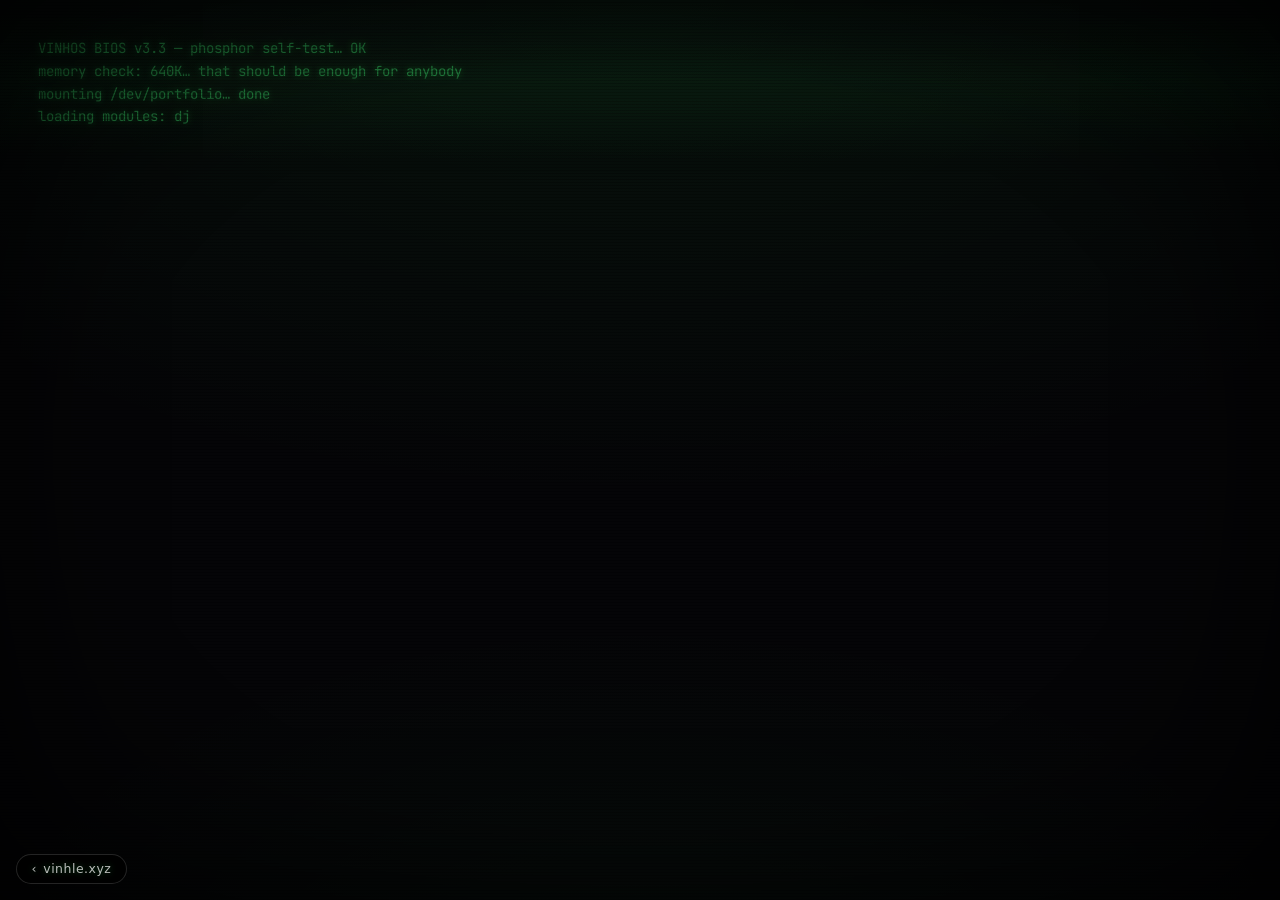
<file: archive/terminal.html>
<!DOCTYPE html>
<html lang="en">
<head>
  <meta charset="UTF-8" />
  <meta name="viewport" content="width=device-width, initial-scale=1" />
  <title>Vinh Le — The Terminal</title>
  <meta name="description" content="Vinh Le — AI engineer, M.S. CS student at Georgia Tech. The Terminal: a real working shell over his portfolio. Type help to begin." />
  <meta name="theme-color" content="#050507" />
  <link rel="icon" href="../images/linkedinpfp.jpg" />
  <link rel="preconnect" href="https://fonts.googleapis.com" />
  <link rel="preconnect" href="https://fonts.gstatic.com" crossorigin />
  <link href="https://fonts.googleapis.com/css2?family=JetBrains+Mono:ital,wght@0,400;0,700;1,400&display=swap" rel="stylesheet" />
  <link rel="stylesheet" href="../shared/void.css" />
  <style>
    :root {
      --bg: #050507;
      --ph: #33ff66;               /* pure phosphor — cursor, prompt, hot elements */
      --tx: #3ddc6f;               /* base text */
      --dim: rgba(61, 220, 111, 0.52);
      --faint: rgba(61, 220, 111, 0.28);
      --bright: #b7ffd0;
      --hot: #eafff1;
      --glow: 0 0 6px rgba(51, 255, 102, 0.30);
      --glow-hot: 0 0 6px rgba(51, 255, 102, 0.55), 0 0 18px rgba(51, 255, 102, 0.25);
    }

    html { color-scheme: dark; }
    * { box-sizing: border-box; }

    html, body { height: 100%; }
    body {
      margin: 0;
      background:
        radial-gradient(120% 90% at 50% 0%, rgba(51, 255, 102, 0.055), transparent 62%),
        radial-gradient(90% 70% at 50% 110%, rgba(51, 255, 102, 0.03), transparent 60%),
        var(--bg);
      color: var(--tx);
      font-family: 'JetBrains Mono', ui-monospace, SFMono-Regular, Menlo, Consolas, monospace;
      font-size: 14px;
      line-height: 1.55;
      text-shadow: var(--glow);
      overflow: hidden;
    }
    @media (max-width: 560px) { body { font-size: 13px; } }

    ::selection { background: var(--ph); color: #031007; text-shadow: none; }

    /* ---------- CRT layers (pointer-events: none, under the void overlays) ---------- */
    .crt-scan {
      position: fixed; inset: 0; z-index: 997; pointer-events: none;
      background: repeating-linear-gradient(0deg,
        rgba(0, 0, 0, 0.22) 0px, rgba(0, 0, 0, 0.22) 1px,
        transparent 1px, transparent 3px);
    }
    .crt-vignette {
      position: fixed; inset: 0; z-index: 998; pointer-events: none;
      background: radial-gradient(ellipse at center, transparent 58%, rgba(0, 0, 0, 0.55) 100%);
      box-shadow: inset 0 0 9rem rgba(0, 0, 0, 0.55);
    }
    .crt-bar {
      position: fixed; top: 0; left: 0; right: 0; height: 18vh;
      z-index: 996; pointer-events: none;
      background: linear-gradient(180deg, transparent, rgba(51, 255, 102, 0.05), transparent);
      animation: crt-bar-drift 9s linear infinite;
    }
    @keyframes crt-bar-drift {
      from { transform: translateY(-25vh); }
      to   { transform: translateY(120vh); }
    }
    @keyframes crt-flicker {
      0%, 100% { opacity: 1; }
      4%  { opacity: 0.982; }
      6%  { opacity: 1; }
      52% { opacity: 0.988; }
      55% { opacity: 1; }
      81% { opacity: 0.992; }
      84% { opacity: 1; }
    }

    /* ---------- The screen ---------- */
    .screen {
      position: fixed; inset: 0;
      overflow-y: auto;
      -webkit-overflow-scrolling: touch;
      padding: clamp(1rem, 3vw, 2.4rem);
      padding-bottom: 5.5rem; /* keep the flow clear of the bottom-left hallway hatch */
      animation: crt-flicker 7s infinite;
      scrollbar-width: thin;
      scrollbar-color: rgba(51, 255, 102, 0.35) transparent;
    }
    .screen::-webkit-scrollbar { width: 8px; }
    .screen::-webkit-scrollbar-thumb { background: rgba(51, 255, 102, 0.28); border-radius: 4px; }
    .screen::-webkit-scrollbar-track { background: transparent; }

    .sr-only {
      position: absolute; width: 1px; height: 1px; margin: -1px;
      padding: 0; border: 0; clip: rect(0 0 0 0); overflow: hidden; white-space: nowrap;
    }
    .hidden { display: none !important; }

    /* ---------- Output ---------- */
    .line {
      white-space: pre-wrap;
      overflow-wrap: anywhere;
      margin: 0 0 1px;
      min-height: 1.2em;
    }
    .block { margin: 0.7em 0; }

    .dim   { color: var(--dim); }
    .faint { color: var(--faint); }
    .bright { color: var(--bright); text-shadow: var(--glow-hot); }
    .hot   { color: var(--hot); font-weight: 700; text-shadow: var(--glow-hot); }
    .err   { color: #9fdca0; }
    .award { color: var(--hot); text-shadow: var(--glow-hot); }
    .echo  { color: var(--bright); }
    .ok    { color: var(--ph); }

    code {
      font-family: inherit;
      color: var(--bright);
      background: rgba(51, 255, 102, 0.08);
      border: 1px solid rgba(51, 255, 102, 0.18);
      border-radius: 3px;
      padding: 0 0.3em;
    }

    a {
      color: #9dffbb;
      text-decoration: underline;
      text-underline-offset: 2px;
      word-break: break-all;
    }
    a:hover, a:focus-visible {
      background: var(--ph);
      color: #031007;
      text-shadow: none;
      outline: none;
    }

    .cmdbtn {
      font: inherit;
      background: none;
      border: none;
      padding: 0;
      color: var(--bright);
      text-decoration: underline dotted;
      text-underline-offset: 2px;
      cursor: pointer;
      text-shadow: inherit;
    }
    .cmdbtn:hover, .cmdbtn:focus-visible {
      background: var(--ph);
      color: #031007;
      text-shadow: none;
      outline: none;
    }

    .banner {
      margin: 0.9em 0 0.35em;
      color: var(--ph);
      text-shadow: var(--glow-hot);
      font-size: clamp(6.5px, 1.85vw, 13px);
      line-height: 1.25;
      white-space: pre;
      overflow-x: auto;
    }

    .trow {
      display: grid;
      grid-template-columns: 16ch minmax(0, 1fr);
      column-gap: 1ch;
    }
    .trow-wide { grid-template-columns: 24ch minmax(0, 1fr); }
    .trow-help { grid-template-columns: 17ch minmax(0, 1fr); }
    @media (max-width: 620px) {
      .trow, .trow-wide, .trow-help { grid-template-columns: 1fr; }
      .trow > .tcell:last-child { padding-left: 2ch; }
    }
    .tid { color: var(--ph); }
    .tcell { white-space: pre-wrap; overflow-wrap: anywhere; }

    /* ---------- Prompt ---------- */
    .promptrow {
      position: relative;
      margin-top: 0.35em;
      white-space: pre-wrap;
      overflow-wrap: anywhere;
    }
    .p-user { color: var(--ph); }
    .p-dim  { color: var(--dim); }
    .mirror { color: var(--bright); }

    .cursor {
      display: inline-block;
      min-width: 1ch;
      background: var(--ph);
      color: #031007;
      text-shadow: none;
      box-shadow: 0 0 8px rgba(51, 255, 102, 0.55);
      animation: cursor-blink 1.06s steps(1) infinite;
    }
    .promptrow.unfocused .cursor {
      animation: none;
      background: transparent;
      color: var(--bright);
      box-shadow: inset 0 0 0 1px rgba(51, 255, 102, 0.6);
    }
    @keyframes cursor-blink {
      0%, 49% { opacity: 1; }
      50%, 100% { opacity: 0.12; }
    }

    #cmd {
      position: absolute; inset: 0;
      width: 100%; height: 100%;
      opacity: 0;
      border: none; outline: none;
      background: transparent; color: transparent;
      font: inherit; font-size: 16px; /* prevents iOS focus zoom */
      caret-color: transparent;
      padding: 0; margin: 0;
    }

    /* ---------- Command chips (touch / small screens) ---------- */
    #chips {
      display: none;
      flex-wrap: wrap;
      gap: 0.45rem;
      margin-top: 1rem;
    }
    @media (pointer: coarse), (max-width: 720px) {
      body.ready #chips { display: flex; }
    }
    .chip {
      font: inherit;
      font-size: 0.86em;
      color: var(--tx);
      background: rgba(51, 255, 102, 0.06);
      border: 1px solid rgba(51, 255, 102, 0.30);
      border-radius: 999px;
      padding: 0.35em 0.85em;
      cursor: pointer;
      text-shadow: var(--glow);
      transition: background 0.15s ease, color 0.15s ease;
    }
    .chip:hover, .chip:focus-visible {
      background: var(--ph);
      color: #031007;
      text-shadow: none;
      outline: none;
    }

    /* ---------- Reduced motion ---------- */
    @media (prefers-reduced-motion: reduce) {
      .screen { animation: none; }
      .crt-bar { display: none; }
      .cursor { animation: none; }
      .chip { transition: none; }
    }
  </style>
</head>
<body data-accent="#33ff66" data-room="terminal">

  <h1 class="sr-only">Vinh Le — The Terminal</h1>

  <div class="crt-bar" aria-hidden="true"></div>
  <div class="crt-scan" aria-hidden="true"></div>
  <div class="crt-vignette" aria-hidden="true"></div>

  <main class="screen" id="screen">
    <div id="boot" aria-hidden="true"></div>
    <pre id="banner-src" class="banner hidden" aria-hidden="true">
__     __ ___  _   _  _   _     _      _____
\ \   / /|_ _|| \ | || | | |   | |    | ____|
 \ \ / /  | | |  \| || |_| |   | |    |  _|
  \ V /   | | | |\  ||  _  |   | |___ | |___
   \_/   |___||_| \_||_| |_|   |_____||_____|</pre>

    <div id="out" role="log" aria-live="polite"></div>

    <div class="promptrow hidden" id="promptrow"><span class="p-user">visitor@vinhle.xyz</span><span class="p-dim">:~$</span><span> </span><span class="mirror" id="m-before"></span><span class="cursor" id="m-cursor">&nbsp;</span><span class="mirror" id="m-after"></span><input id="cmd" type="text" aria-label="Terminal command input" autocomplete="off" autocapitalize="none" autocorrect="off" spellcheck="false" enterkeyhint="go" /></div>

    <div id="chips" aria-label="Quick commands"></div>
  </main>

  <script src="../shared/data.js"></script>
  <script src="../shared/void.js" defer></script>
  <script>
  (function () {
    'use strict';

    var V = window.VINH;
    var screen = document.getElementById('screen');
    var boot = document.getElementById('boot');
    var out = document.getElementById('out');
    var promptrow = document.getElementById('promptrow');
    var input = document.getElementById('cmd');
    var mBefore = document.getElementById('m-before');
    var mCursor = document.getElementById('m-cursor');
    var mAfter = document.getElementById('m-after');
    var chips = document.getElementById('chips');

    var reduced = window.matchMedia('(prefers-reduced-motion: reduce)').matches;
    var ready = false;
    var state = { vim: false };
    var hist = [];
    var hIdx = null;
    var draft = '';

    /* ---------------- helpers ---------------- */

    function esc(s) {
      return String(s).replace(/[&<>"']/g, function (c) {
        return { '&': '&amp;', '<': '&lt;', '>': '&gt;', '"': '&quot;', "'": '&#39;' }[c];
      });
    }
    function anchor(href, label) {
      var ext = /^https?:/i.test(href);
      return '<a href="' + esc(href) + '"' + (ext ? ' target="_blank" rel="noopener noreferrer"' : '') + '>' + esc(label || href) + '</a>';
    }
    function cmdBtn(cmd, label) {
      return '<button type="button" class="cmdbtn" data-cmd="' + esc(cmd) + '">' + esc(label || cmd) + '</button>';
    }
    function promptHTML() {
      return '<span class="p-user">visitor@vinhle.xyz</span><span class="p-dim">:~$</span> ';
    }
    function line(html, cls, target) {
      var d = document.createElement('div');
      d.className = 'line' + (cls ? ' ' + cls : '');
      d.innerHTML = html;
      (target || out).appendChild(d);
      return d;
    }
    function blank(target) { line('', 'faint', target); }
    function scrollBottom() { screen.scrollTop = screen.scrollHeight; }
    function focusInput() {
      try { input.focus({ preventScroll: true }); } catch (e) { input.focus(); }
    }
    function rule(width) {
      return '<span class="faint">' + new Array((width || 46) + 1).join('─') + '</span>';
    }
    function techChips(list) {
      return (list || []).map(function (t) { return '<span class="dim">[</span>' + esc(t) + '<span class="dim">]</span>'; }).join(' ');
    }
    function row(left, right, wideCls) {
      return '<div class="trow ' + (wideCls || '') + '"><span class="tcell tid">' + left + '</span><span class="tcell">' + right + '</span></div>';
    }

    /* Damerau-Levenshtein (OSA) — transpositions like "hlep" cost 1, not 2 */
    function lev(a, b) {
      a = a.toLowerCase(); b = b.toLowerCase();
      var m = a.length, n = b.length, i, j;
      if (!m) return n; if (!n) return m;
      var d = [];
      for (i = 0; i <= m; i++) { d[i] = [i]; }
      for (j = 0; j <= n; j++) { d[0][j] = j; }
      for (i = 1; i <= m; i++) {
        for (j = 1; j <= n; j++) {
          var cost = a[i - 1] === b[j - 1] ? 0 : 1;
          d[i][j] = Math.min(d[i - 1][j] + 1, d[i][j - 1] + 1, d[i - 1][j - 1] + cost);
          if (i > 1 && j > 1 && a[i - 1] === b[j - 2] && a[i - 2] === b[j - 1]) {
            d[i][j] = Math.min(d[i][j], d[i - 2][j - 2] + 1);
          }
        }
      }
      return d[m][n];
    }

    function norm(s) { return String(s).toLowerCase().replace(/[^a-z0-9]/g, ''); }
    function allWork() { return V.projects.concat(V.earlier); }
    function findWork(q) {
      var qq = norm(q);
      if (!qq) return null;
      var all = allWork();
      var hit = null, i;
      for (i = 0; i < all.length; i++) if (norm(all[i].id) === qq || norm(all[i].name) === qq) return all[i];
      var pref = all.filter(function (p) { return norm(p.id).indexOf(qq) === 0 || norm(p.name).indexOf(qq) === 0; });
      if (pref.length === 1) return pref[0];
      var sub = all.filter(function (p) { return norm(p.id).indexOf(qq) >= 0 || norm(p.name).indexOf(qq) >= 0; });
      if (sub.length === 1) return sub[0];
      return null;
    }

    /* ---------------- command output ---------------- */

    var VISIBLE = [
      ['help', 'this menu'],
      ['whoami', 'who is vinh le'],
      ['ls projects', 'featured work'],
      ['ls earlier', 'the archive'],
      ['open <id>', 'project details'],
      ['skills', 'the toolbox'],
      ['experience', 'where i’ve worked'],
      ['education', 'where i’ve studied'],
      ['resume', 'the pdf, in a new tab'],
      ['contact', 'reach me'],
      ['clear', 'wipe the screen'],
      ['hallway', 'back to the doors']
    ];
    var SUGGESTABLE = ['help', 'whoami', 'ls', 'open', 'resume', 'skills', 'experience', 'education', 'contact', 'clear', 'hallway', 'exit'];

    var H = {};

    H.help = function () {
      var b = document.createElement('div');
      b.className = 'block';
      b.innerHTML = VISIBLE.map(function (c) {
        var runnable = c[0].indexOf('<') < 0 ? cmdBtn(c[0]) : esc(c[0]);
        return row(runnable, '<span class="dim">' + esc(c[1]) + '</span>', 'trow-help');
      }).join('');
      out.appendChild(b);
      line('<span class="faint">tab completes commands and project ids · ↑↓ history · try ' + cmdBtn('open ' + V.projects[0].id) + '</span>');
      line('<span class="faint">…and a few undocumented commands.</span>');
    };

    H.whoami = function () {
      line('<span class="dim">visitor</span>');
      line('<span class="faint">…but you probably meant this guy:</span>');
      blank();
      line('<span class="hot">' + esc(V.name.toLowerCase()) + '</span> <span class="dim">— ' + esc(V.role.toLowerCase()) + ' · ' + esc(V.location.toLowerCase()) + '</span>');
      blank();
      V.about.forEach(function (p) { line(esc(p)); blank(); });
    };
    H.about = H.whoami;

    function listProjects() {
      line('<span class="bright">featured work</span> <span class="faint">(' + V.projects.length + ' entries)</span>');
      blank();
      var b = document.createElement('div');
      b.className = 'block';
      b.innerHTML = V.projects.map(function (p) {
        var right = '<span class="bright">' + esc(p.name) + '</span>' +
          '<span class="dim"> · ' + esc(p.event) + ' · ' + esc(p.date) + '</span>' +
          (p.award ? '  <span class="award">★ ' + esc(p.award) + '</span>' : '');
        return row(cmdBtn('open ' + p.id, p.id), right);
      }).join('');
      out.appendChild(b);
      line('<span class="faint">' + cmdBtn('open ' + V.projects[0].id) + ' for details · the archive lives in ' + cmdBtn('ls earlier') + '</span>');
    }

    function listEarlier() {
      line('<span class="bright">earlier work</span> <span class="faint">(' + V.earlier.length + ' entries)</span>');
      blank();
      var b = document.createElement('div');
      b.className = 'block';
      b.innerHTML = V.earlier.map(function (p) {
        var right = '<span class="bright">' + esc(p.name) + '</span>' +
          '<span class="dim"> · ' + esc(p.date) + ' · ' + esc((p.tech || []).join(', ')) + '</span>';
        return row(cmdBtn('open ' + p.id, p.id), right);
      }).join('');
      out.appendChild(b);
      line('<span class="faint">' + cmdBtn('open ' + V.earlier[0].id) + ' for details</span>');
    }

    H.ls = function (arg) {
      var a = (arg || '').toLowerCase().replace(/\/$/, '');
      if (!a) {
        line('<span class="ok">projects/</span>  <span class="ok">earlier/</span>');
        line('<span class="faint">try ' + cmdBtn('ls projects') + ' or ' + cmdBtn('ls earlier') + '</span>');
      } else if (a === 'projects') listProjects();
      else if (a === 'earlier') listEarlier();
      else line('<span class="err">ls: cannot access ‘' + esc(arg) + '’: no such directory</span> <span class="faint">(there’s only projects/ and earlier/)</span>');
    };

    H.open = function (arg) {
      if (!arg) {
        line('<span class="dim">usage:</span> open &lt;id&gt;');
        line('<span class="faint">ids: ' + allWork().map(function (p) { return cmdBtn('open ' + p.id, p.id); }).join('  ') + '</span>');
        return;
      }
      var p = findWork(arg);
      if (!p) {
        line('<span class="err">open: no project matching ‘' + esc(arg) + '’</span>');
        var best = null, bd = 1e9;
        allWork().forEach(function (w) {
          var d = Math.min(lev(arg, w.id), lev(arg, w.name));
          if (d < bd) { bd = d; best = w; }
        });
        if (best && bd <= 3) line('<span class="dim">did you mean ' + cmdBtn('open ' + best.id) + '?</span>');
        else line('<span class="faint">' + cmdBtn('ls projects') + ' lists everything</span>');
        return;
      }
      var b = document.createElement('div');
      b.className = 'block';
      var html = '';
      var title = '== ' + p.name + ' ';
      html += '<div class="line"><span class="hot">' + esc(title) + '</span><span class="faint">' + new Array(Math.max(2, 44 - title.length)).join('=') + '</span></div>';
      var meta = [];
      if (p.award) meta.push('<span class="award">★ ' + esc(p.award) + '</span>');
      if (p.event) meta.push(esc(p.event));
      if (p.date) meta.push(esc(p.date));
      if (meta.length) html += '<div class="line dim">' + meta.join(' · ') + '</div>';
      html += '<div class="line">&nbsp;</div>';
      html += '<div class="line">' + esc(p.desc) + '</div>';
      if (p.bullets && p.bullets.length) {
        html += '<div class="line">&nbsp;</div>';
        p.bullets.forEach(function (bl) {
          html += '<div class="line"><span class="dim">-</span> ' + esc(bl) + '</div>';
        });
      }
      html += '<div class="line">&nbsp;</div>';
      html += '<div class="line"><span class="dim">tech:</span>  ' + techChips(p.tech) + '</div>';
      if (p.links) {
        var keys = Object.keys(p.links);
        if (keys.length) {
          html += '<div class="line"><span class="dim">links:</span></div>';
          keys.forEach(function (k) {
            html += '<div class="line">  <span class="dim">' + esc(k) + ':</span> ' + anchor(p.links[k]) + '</div>';
          });
        }
      }
      b.innerHTML = html;
      out.appendChild(b);
    };

    H.resume = function () {
      window.open(V.links.resume, '_blank', 'noopener');
      line('<span class="ok">opening resume in a new tab…</span>');
      line('<span class="dim">pop-up blocked? →</span> ' + anchor(V.links.resume, 'resume (google drive)'));
    };

    H.skills = function () {
      line('<span class="bright">skills</span>');
      blank();
      var b = document.createElement('div');
      b.className = 'block';
      b.innerHTML = Object.keys(V.skills).map(function (cat) {
        return row(esc(cat.toLowerCase()), esc(V.skills[cat].join(' · ')), 'trow-wide');
      }).join('');
      out.appendChild(b);
    };

    H.experience = function () {
      V.experience.forEach(function (job) {
        var b = document.createElement('div');
        b.className = 'block';
        var html = '<div class="line"><span class="hot">' + esc(job.title) + '</span></div>';
        html += '<div class="line dim">' + esc(job.org) + ' · ' + esc(job.dates) + '</div>';
        (job.bullets || []).forEach(function (bl) {
          html += '<div class="line"><span class="dim">-</span> ' + esc(bl) + '</div>';
        });
        html += '<div class="line"><span class="dim">tech:</span>  ' + techChips(job.tech) + '</div>';
        b.innerHTML = html;
        out.appendChild(b);
      });
    };
    H.work = H.experience;

    H.education = function () {
      V.education.forEach(function (ed) {
        var b = document.createElement('div');
        b.className = 'block';
        b.innerHTML =
          '<div class="line"><span class="bright">' + esc(ed.school) + '</span></div>' +
          '<div class="line">' + esc(ed.degree) + '</div>' +
          '<div class="line dim">' + esc(ed.dates) + (ed.note ? ' · ' + esc(ed.note) : '') + '</div>';
        out.appendChild(b);
      });
    };
    H.edu = H.education;

    H.contact = function () {
      var b = document.createElement('div');
      b.className = 'block';
      b.innerHTML =
        row('email', anchor('mailto:' + V.email, V.email)) +
        row('phone', anchor('tel:' + V.phone.replace(/[^\d+]/g, ''), V.phone)) +
        row('where', esc(V.location)) +
        row('github', anchor(V.links.github)) +
        row('linkedin', anchor(V.links.linkedin)) +
        row('devpost', anchor(V.links.devpost)) +
        row('site', anchor(V.links.site));
      out.appendChild(b);
      line('<span class="faint">inbox is open. seriously.</span>');
    };

    H.clear = function () {
      boot.innerHTML = '';
      out.innerHTML = '';
    };
    H.cls = H.clear;

    function goHallway() {
      line('<span class="dim">logout</span>');
      line('<span class="ok">returning to the hallway…</span>');
      scrollBottom();
      setTimeout(function () {
        var hatch = document.querySelector('.void-hatch');
        if (hatch) hatch.click();
        else window.location.href = '../index.html';
      }, 350);
    }
    H.hallway = goHallway;
    H.exit = goHallway;
    H.logout = goHallway;

    H.cd = function (arg) {
      if ((arg || '').trim() === '..') { goHallway(); return; }
      line('<span class="dim">cd: there’s no place like ~</span> <span class="faint">(try ' + cmdBtn('hallway') + ' to leave)</span>');
    };

    /* ---------------- easter eggs ---------------- */

    H.sudo = function (arg) {
      var a = (arg || '').trim().toLowerCase();
      if (a === 'hire me') {
        line('<span class="dim">[sudo] password for visitor:</span> ********');
        line('<span class="ok">access granted.</span>');
        blank();
        line(rule(40));
        line('  <span class="hot">OFFER PROTOCOL v1.0</span>');
        line('  <span class="dim">candidate:</span>  ' + esc(V.name.toLowerCase()));
        line('  <span class="dim">role:</span>       ' + esc(V.role.toLowerCase()));
        line('  <span class="dim">status:</span>     <span class="ok">ready to ship</span>');
        line('  <span class="dim">next step:</span>  ' + anchor('mailto:' + V.email, V.email));
        line(rule(40));
        blank();
        line('<span class="bright">excellent judgment. the inbox is open.</span>');
      } else if (a.indexOf('rm') === 0) {
        line('<span class="err">even with sudo, no.</span>');
      } else {
        line('<span class="err">visitor is not in the sudoers file. this incident will be reported.</span>');
        line('<span class="faint">(unless… you were trying to hire someone?)</span>');
      }
    };

    H.hire = function () {
      line('<span class="err">hire: permission denied.</span> <span class="faint">you’ll need elevated privileges for that.</span>');
    };

    H.vim = function () {
      state.vim = true;
      line('<span class="dim">opening vim…</span>');
      line('you are now inside vim. there is no way out.');
      line('<span class="faint">(fine — <code>:q!</code> if you must. everyone googles it eventually.)</span>');
    };
    H.vi = H.vim;
    H.nano = function () {
      line('<span class="dim">nano? bold choice.</span> <span class="faint">around here we get trapped in ' + cmdBtn('vim') + ' like professionals.</span>');
    };

    H.coffee = function () {
      var b = document.createElement('div');
      b.className = 'block';
      b.innerHTML =
        '<div class="line dim">      ( (</div>' +
        '<div class="line dim">       ) )</div>' +
        '<div class="line">    <span class="bright">.________.</span></div>' +
        '<div class="line">    <span class="bright">|        |]</span></div>' +
        '<div class="line">    <span class="bright">\\        /</span></div>' +
        '<div class="line">    <span class="bright"> `------\'</span></div>';
      out.appendChild(b);
      line('<span class="ok">brewing…</span> <span class="dim">backend engineers are just coffee-to-API converters.</span>');
    };

    H.rm = function (arg) {
      if (/(-rf?|--recursive)/.test(arg || '') || /\//.test(arg || '')) {
        line('<span class="err">rm: permission denied — this portfolio is load-bearing.</span>');
      } else {
        line('<span class="err">rm: nothing here is yours to delete, visitor.</span>');
      }
    };

    H.echo = function (arg) {
      line(esc(arg || ''));
    };

    H.git = function (arg) {
      var a = (arg || '').trim().toLowerCase();
      if (a === 'push') line('<span class="dim">everything’s already pushed →</span> ' + anchor(V.links.github));
      else line('<span class="dim">the real repos live here →</span> ' + anchor(V.links.github));
    };

    H.whois = H.whoami;
    H.man = function (arg) {
      if (arg) line('<span class="dim">no manual entry for ' + esc(arg) + ' — but ' + cmdBtn('help') + ' has you covered.</span>');
      else line('<span class="dim">what manual page do you want? try ' + cmdBtn('help') + '.</span>');
    };
    H.pwd = function () { line('/home/visitor/the-terminal'); };
    H.date = function () { line(esc(new Date().toString())); };
    H.ping = function () { line('<span class="ok">pong.</span> <span class="faint">latency: acceptable. hire-ability: high.</span>'); };

    /* ---------------- interpreter ---------------- */

    function unknown(c) {
      line('<span class="err">command not found: ' + esc(c) + '</span>');
      var best = null, bd = 1e9;
      SUGGESTABLE.forEach(function (s) {
        var d = lev(c, s);
        if (d < bd) { bd = d; best = s; }
      });
      var limit = best && best.length <= 4 ? 1 : 2;
      if (best && bd <= limit) {
        line('<span class="dim">did you mean ' + cmdBtn(best) + '?</span>');
      } else {
        line('<span class="faint">type ' + cmdBtn('help') + ' for the menu</span>');
      }
    }

    function runCommand(raw, opts) {
      opts = opts || {};
      if (opts.echo !== false) {
        line(promptHTML() + '<span class="echo">' + esc(raw) + '</span>');
      }
      var t = String(raw).trim();
      if (!t) { scrollBottom(); return; }

      if (hist[hist.length - 1] !== t) hist.push(t);
      hIdx = null; draft = '';

      /* vim escape trap */
      if (state.vim && /^(:q!?|:wq!?|:x|ZZ)$/i.test(t)) {
        state.vim = false;
        line('<span class="ok">vim closed. you’re free. that puts you ahead of most.</span>');
        scrollBottom();
        return;
      }
      state.vim = false;

      var sp = t.indexOf(' ');
      var c = (sp < 0 ? t : t.slice(0, sp)).toLowerCase();
      var arg = sp < 0 ? '' : t.slice(sp + 1).trim();

      if (H[c]) H[c](arg);
      else unknown(c);
      scrollBottom();
    }

    /* ---------------- tab completion ---------------- */

    var COMPLETE_CMDS = ['help', 'whoami', 'ls', 'open', 'resume', 'skills', 'experience', 'education', 'contact', 'clear', 'hallway'];

    function complete() {
      var v = input.value;
      var lead = v.match(/^\s*/)[0];
      var t = v.slice(lead.length);
      var sp = t.indexOf(' ');
      var cands, word, prefix;

      if (sp < 0) {
        word = t; prefix = lead;
        cands = COMPLETE_CMDS;
      } else {
        var c = t.slice(0, sp).toLowerCase();
        word = t.slice(sp + 1).replace(/^\s*/, '');
        prefix = lead + t.slice(0, sp) + ' ';
        if (c === 'open') cands = allWork().map(function (p) { return p.id; });
        else if (c === 'ls' || c === 'cd') cands = ['projects', 'earlier'];
        else return;
      }

      var wl = word.toLowerCase();
      var matches = cands.filter(function (x) { return x.toLowerCase().indexOf(wl) === 0; });
      if (!matches.length) return;

      if (matches.length === 1) {
        setInput(prefix + matches[0] + ' ');
        return;
      }
      /* extend to longest common prefix */
      var lcp = matches[0];
      matches.forEach(function (m) {
        var i = 0;
        while (i < lcp.length && i < m.length && lcp[i].toLowerCase() === m[i].toLowerCase()) i++;
        lcp = lcp.slice(0, i);
      });
      if (lcp.length > word.length) setInput(prefix + lcp);
      line('<span class="dim">' + matches.map(esc).join('  ') + '</span>');
      scrollBottom();
    }

    function setInput(v) {
      input.value = v;
      input.setSelectionRange(v.length, v.length);
      renderLine();
    }

    /* ---------------- prompt mirror ---------------- */

    function renderLine() {
      var v = input.value;
      var s = input.selectionStart;
      if (s === null || s === undefined) s = v.length;
      mBefore.textContent = v.slice(0, s);
      var ch = v.slice(s, s + 1);
      mCursor.textContent = ch || ' ';
      mAfter.textContent = v.slice(s + 1);
    }

    input.addEventListener('input', renderLine);
    input.addEventListener('keyup', renderLine);
    input.addEventListener('click', renderLine);
    document.addEventListener('selectionchange', function () {
      if (document.activeElement === input) renderLine();
    });
    input.addEventListener('focus', function () { promptrow.classList.remove('unfocused'); });
    input.addEventListener('blur', function () { promptrow.classList.add('unfocused'); });

    input.addEventListener('keydown', function (e) {
      if (!ready) { e.preventDefault(); return; }

      if (e.key === 'Enter') {
        e.preventDefault();
        var v = input.value;
        setInput('');
        runCommand(v);
      } else if (e.key === 'Tab') {
        e.preventDefault();
        complete();
      } else if (e.key === 'ArrowUp') {
        e.preventDefault();
        if (!hist.length) return;
        if (hIdx === null) { draft = input.value; hIdx = hist.length - 1; }
        else if (hIdx > 0) hIdx--;
        setInput(hist[hIdx]);
      } else if (e.key === 'ArrowDown') {
        e.preventDefault();
        if (hIdx === null) return;
        if (hIdx < hist.length - 1) { hIdx++; setInput(hist[hIdx]); }
        else { hIdx = null; setInput(draft); }
      } else if (e.key === 'l' && e.ctrlKey) {
        e.preventDefault();
        H.clear();
        scrollBottom();
      } else if (e.key === 'c' && e.ctrlKey && !window.getSelection().toString()) {
        e.preventDefault();
        line(promptHTML() + '<span class="echo">' + esc(input.value) + '</span>^C');
        setInput('');
        scrollBottom();
      }
    });

    /* click anywhere focuses the input (unless clicking a link/button or selecting text) */
    document.addEventListener('click', function (e) {
      var btn = e.target.closest('.cmdbtn, .chip');
      if (btn) {
        if (ready) { runCommand(btn.dataset.cmd); focusInput(); }
        return;
      }
      if (e.target.closest('a, button')) return;
      if (window.getSelection && String(window.getSelection())) return;
      if (ready) focusInput();
    });

    if (window.visualViewport) {
      window.visualViewport.addEventListener('resize', scrollBottom);
    }

    /* ---------------- chips ---------------- */

    var CHIP_CMDS = ['help', 'ls projects', 'open ' + V.projects[0].id, 'skills', 'experience', 'contact', 'resume', 'clear'];
    chips.innerHTML = CHIP_CMDS.map(function (c) {
      return '<button type="button" class="chip" data-cmd="' + esc(c) + '">' + esc(c) + '</button>';
    }).join('');
    chips.addEventListener('click', function (e) {
      var b = e.target.closest('.chip');
      if (b && ready) { runCommand(b.dataset.cmd); focusInput(); }
    });

    /* ---------------- boot sequence ---------------- */

    var BOOT_LINES = [
      ['VINHOS BIOS v3.3 — phosphor self-test… OK', 'dim'],
      ['memory check: 640K… that should be enough for anybody', 'dim'],
      ['mounting /dev/portfolio… done', 'dim'],
      ['loading modules: django.ko fastapi.ko pgvector.ko… done', 'dim'],
      ['starting sshd… [ OK ]', 'dim'],
      ['last login: ' + new Date().toDateString() + ' from the-hallway', 'dim']
    ];

    var skipBoot = false;
    function armSkip() {
      var skip = function () { skipBoot = true; };
      document.addEventListener('keydown', skip, { once: true });
      document.addEventListener('pointerdown', skip, { once: true });
    }

    function sleep(ms) {
      return new Promise(function (res) {
        if (skipBoot || reduced) res();
        else setTimeout(res, ms);
      });
    }

    function typeLine(text, cls) {
      return new Promise(function (res) {
        var d = line('', cls, boot);
        if (skipBoot || reduced) { d.textContent = text; res(); return; }
        var i = 0;
        (function tick() {
          if (skipBoot) { d.textContent = text; res(); return; }
          d.textContent = text.slice(0, ++i);
          scrollBottom();
          if (i < text.length) setTimeout(tick, 4);
          else res();
        })();
      });
    }

    function runBoot() {
      armSkip();
      var p = Promise.resolve();
      BOOT_LINES.forEach(function (bl) {
        p = p.then(function () { return typeLine(bl[0], bl[1]); })
             .then(function () { return sleep(90); });
      });
      p.then(function () {
        var banner = document.getElementById('banner-src');
        banner.classList.remove('hidden');
        boot.appendChild(banner);
        var sr = document.createElement('span');
        sr.className = 'sr-only';
        sr.textContent = V.name;
        boot.appendChild(sr);
        line('<span class="bright">' + esc(V.role.toLowerCase()) + '</span> <span class="dim">· ' + esc(V.location.toLowerCase()) + '</span>', null, boot);
        line('<span class="dim">' + esc(V.tagline.toLowerCase()) + '</span>', null, boot);
        return sleep(140);
      }).then(function () {
        blank(out);
        line('type ' + cmdBtn('help') + ' to begin.', null, out);
        promptrow.classList.remove('hidden');
        document.body.classList.add('ready');
        ready = true;
        renderLine();
        focusInput();
        scrollBottom();
      });
    }

    runBoot();
  })();
  </script>
</body>
</html>
</file>
<file: shared/void.css>
/* Shared invariants for every room: enter/exit transitions + the escape hatch.
   The room's accent comes from <body data-accent="#hex">. */

:root { --room-accent: #c9a84c; }

/* Accent flood shown while a door "opens into" the room, then fades out */
.void-enter {
  position: fixed; inset: 0; z-index: 999999; pointer-events: none;
  opacity: 0.85;
  transition: opacity 0.7s ease;
}
.void-enter.void-enter-done { opacity: 0; }

/* Darkness that swallows the room on the way back to the hallway */
.void-exit {
  position: fixed; inset: 0; z-index: 999999; pointer-events: none;
  background: #050507; opacity: 0;
  transition: opacity 0.4s ease;
}
.void-exit.void-exit-on { opacity: 1; }

/* Corner link — identical on every page, always bottom-left */
.void-hatch {
  position: fixed; left: 1rem; bottom: 1rem; z-index: 99999;
  display: inline-flex; align-items: center; gap: 0.4rem;
  padding: 0.5rem 0.9rem; border-radius: 999px;
  background: rgba(0, 0, 0, 0.7); color: rgba(255, 255, 255, 0.72);
  border: 1px solid rgba(255, 255, 255, 0.14);
  font: 500 0.78rem/1 -apple-system, BlinkMacSystemFont, 'Segoe UI', system-ui, sans-serif;
  letter-spacing: 0.04em;
  text-decoration: none; cursor: pointer;
  backdrop-filter: blur(8px); -webkit-backdrop-filter: blur(8px);
  transition: color 0.25s ease, border-color 0.25s ease, transform 0.25s ease;
}
.void-hatch:hover {
  transform: translateY(-2px);
  color: #fff;
  border-color: rgba(255, 255, 255, 0.4);
}

@media (prefers-reduced-motion: reduce) {
  .void-enter, .void-exit { transition: none; }
  .void-hatch { transition: none; }
}

@media print {
  .void-hatch, .void-enter, .void-exit { display: none !important; }
}
</file>
